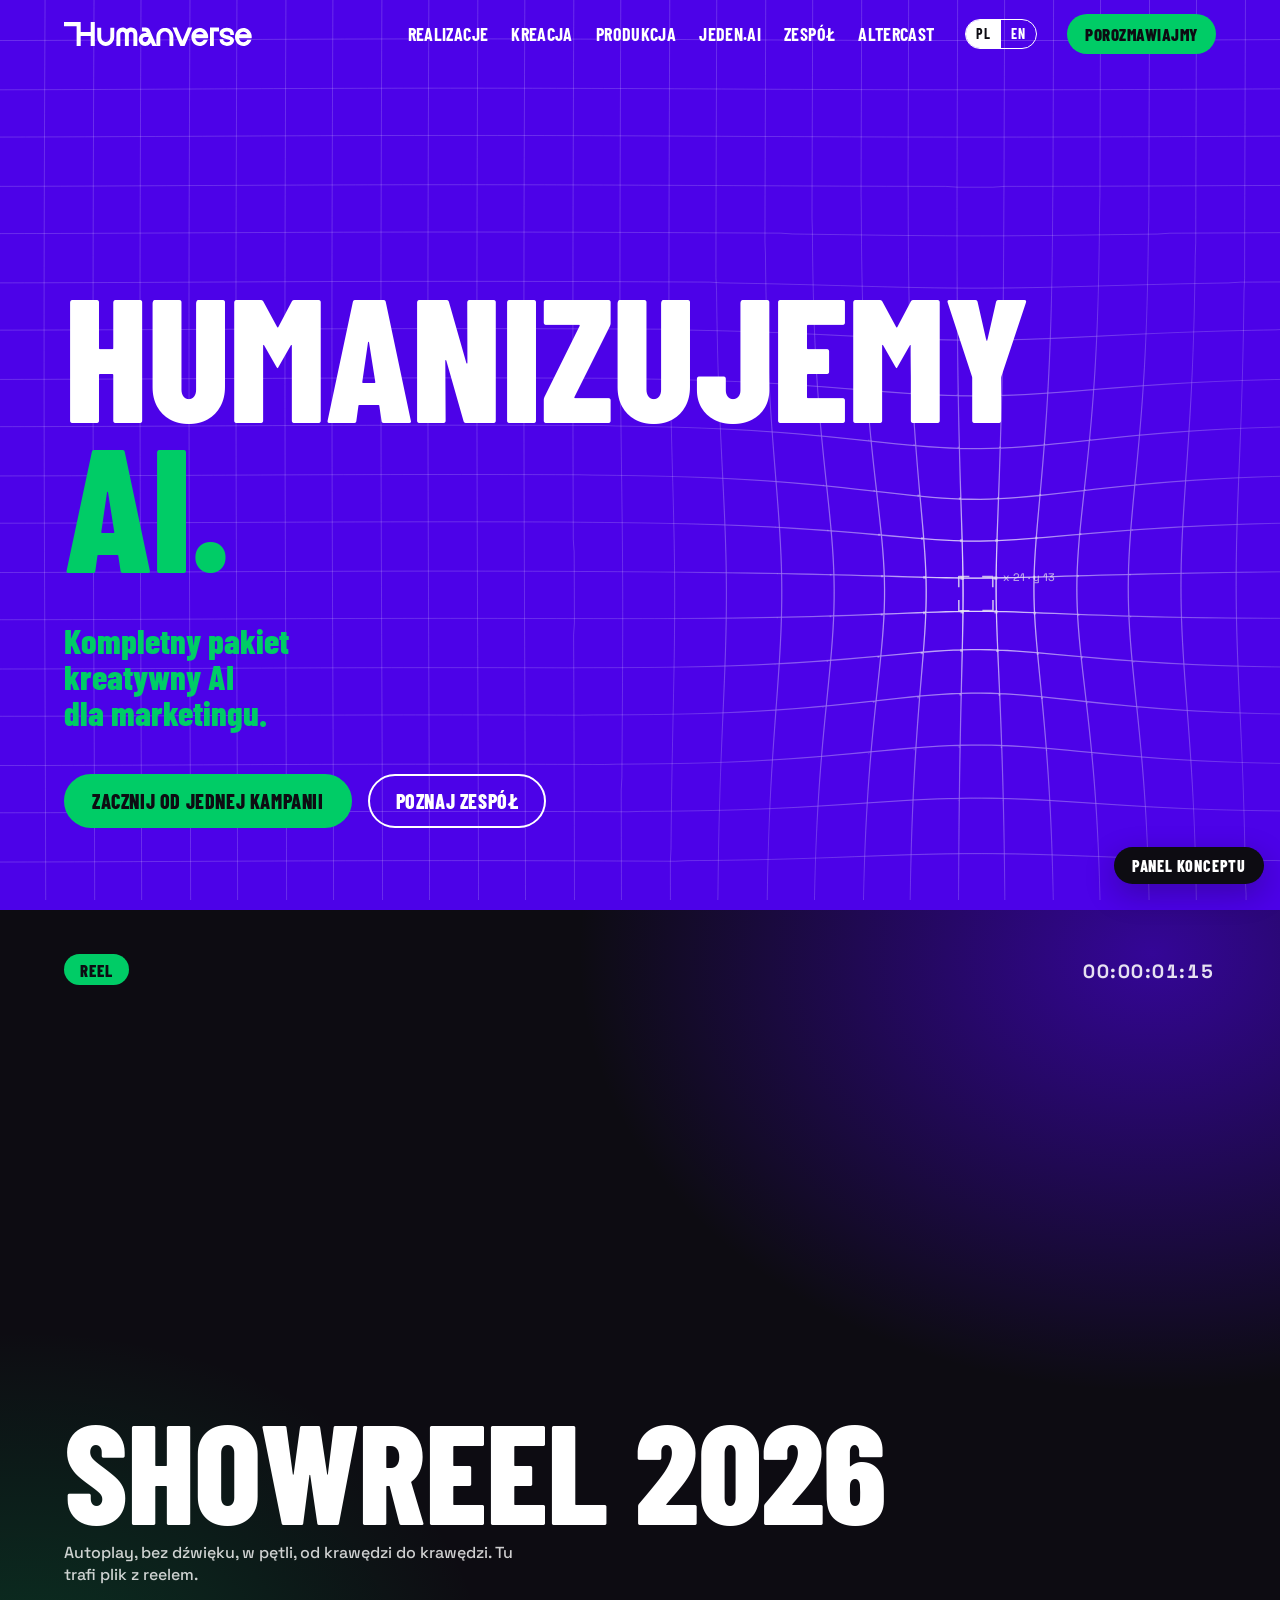
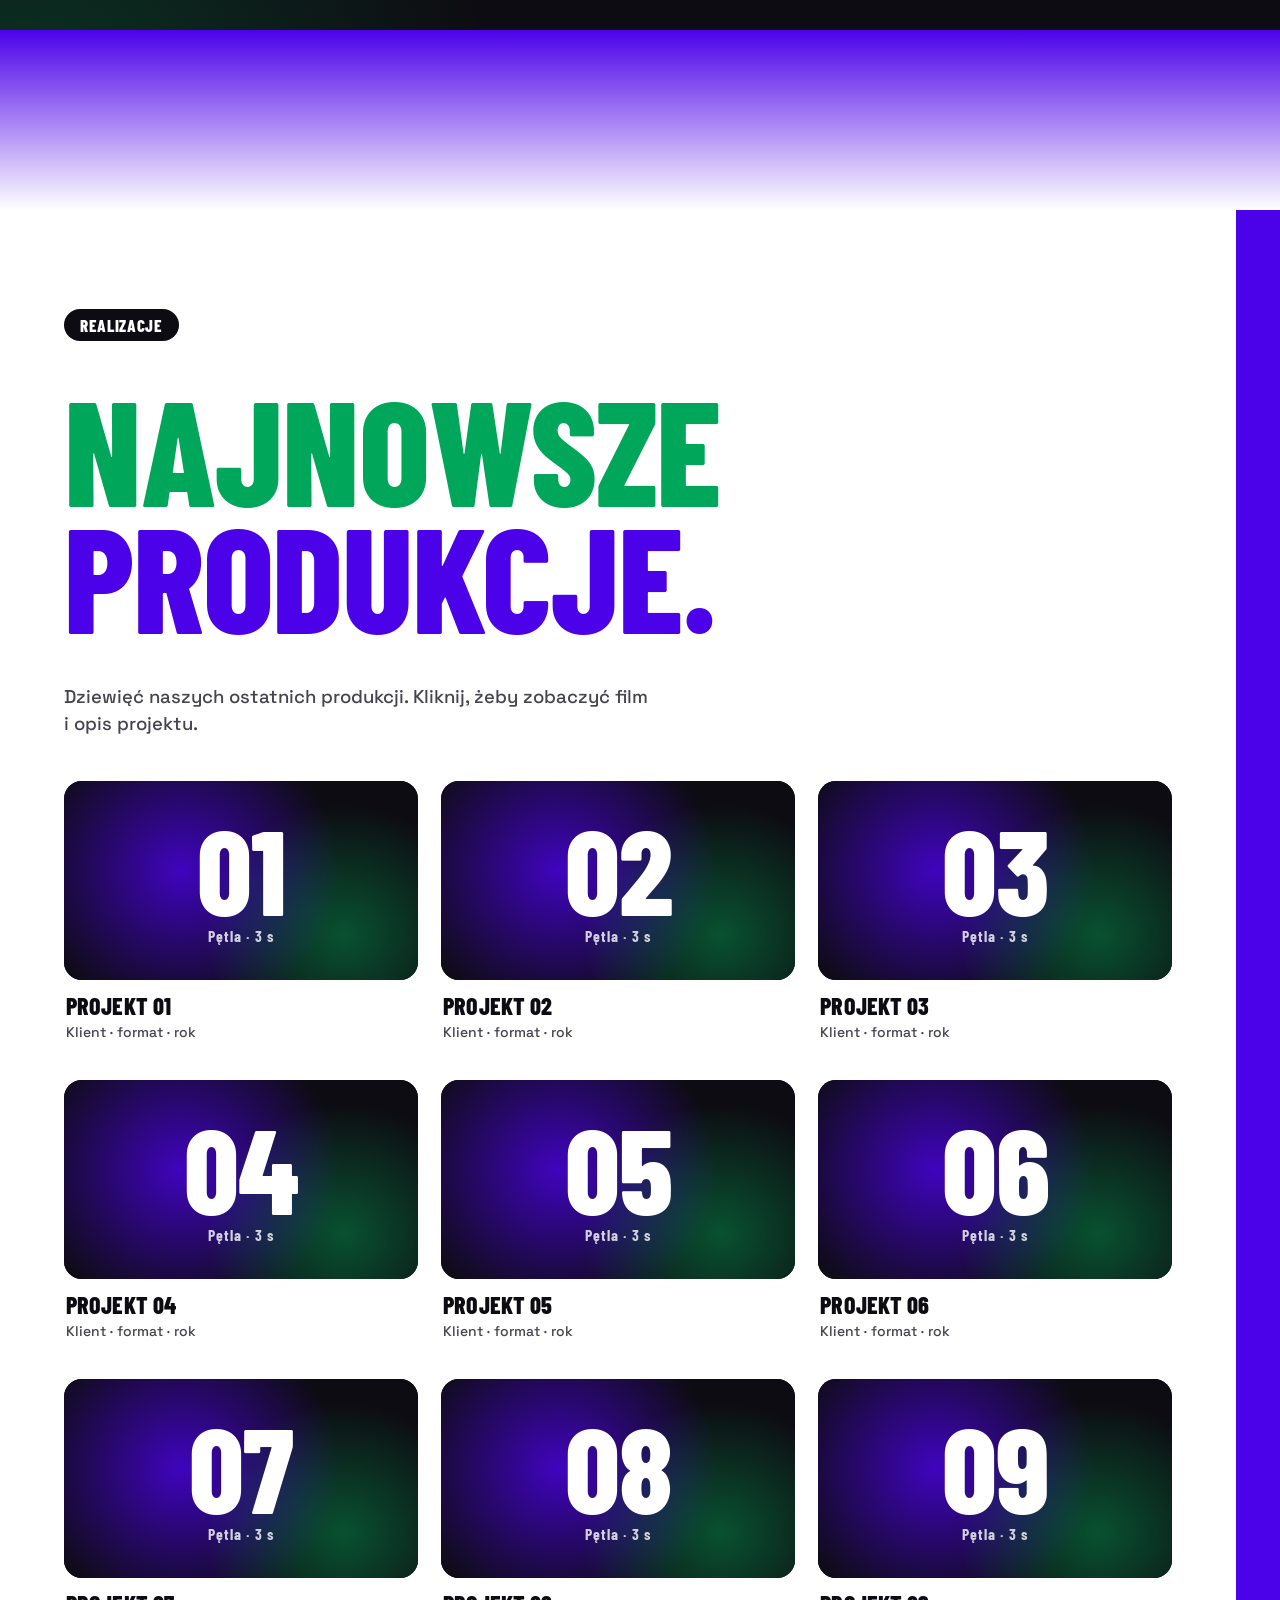
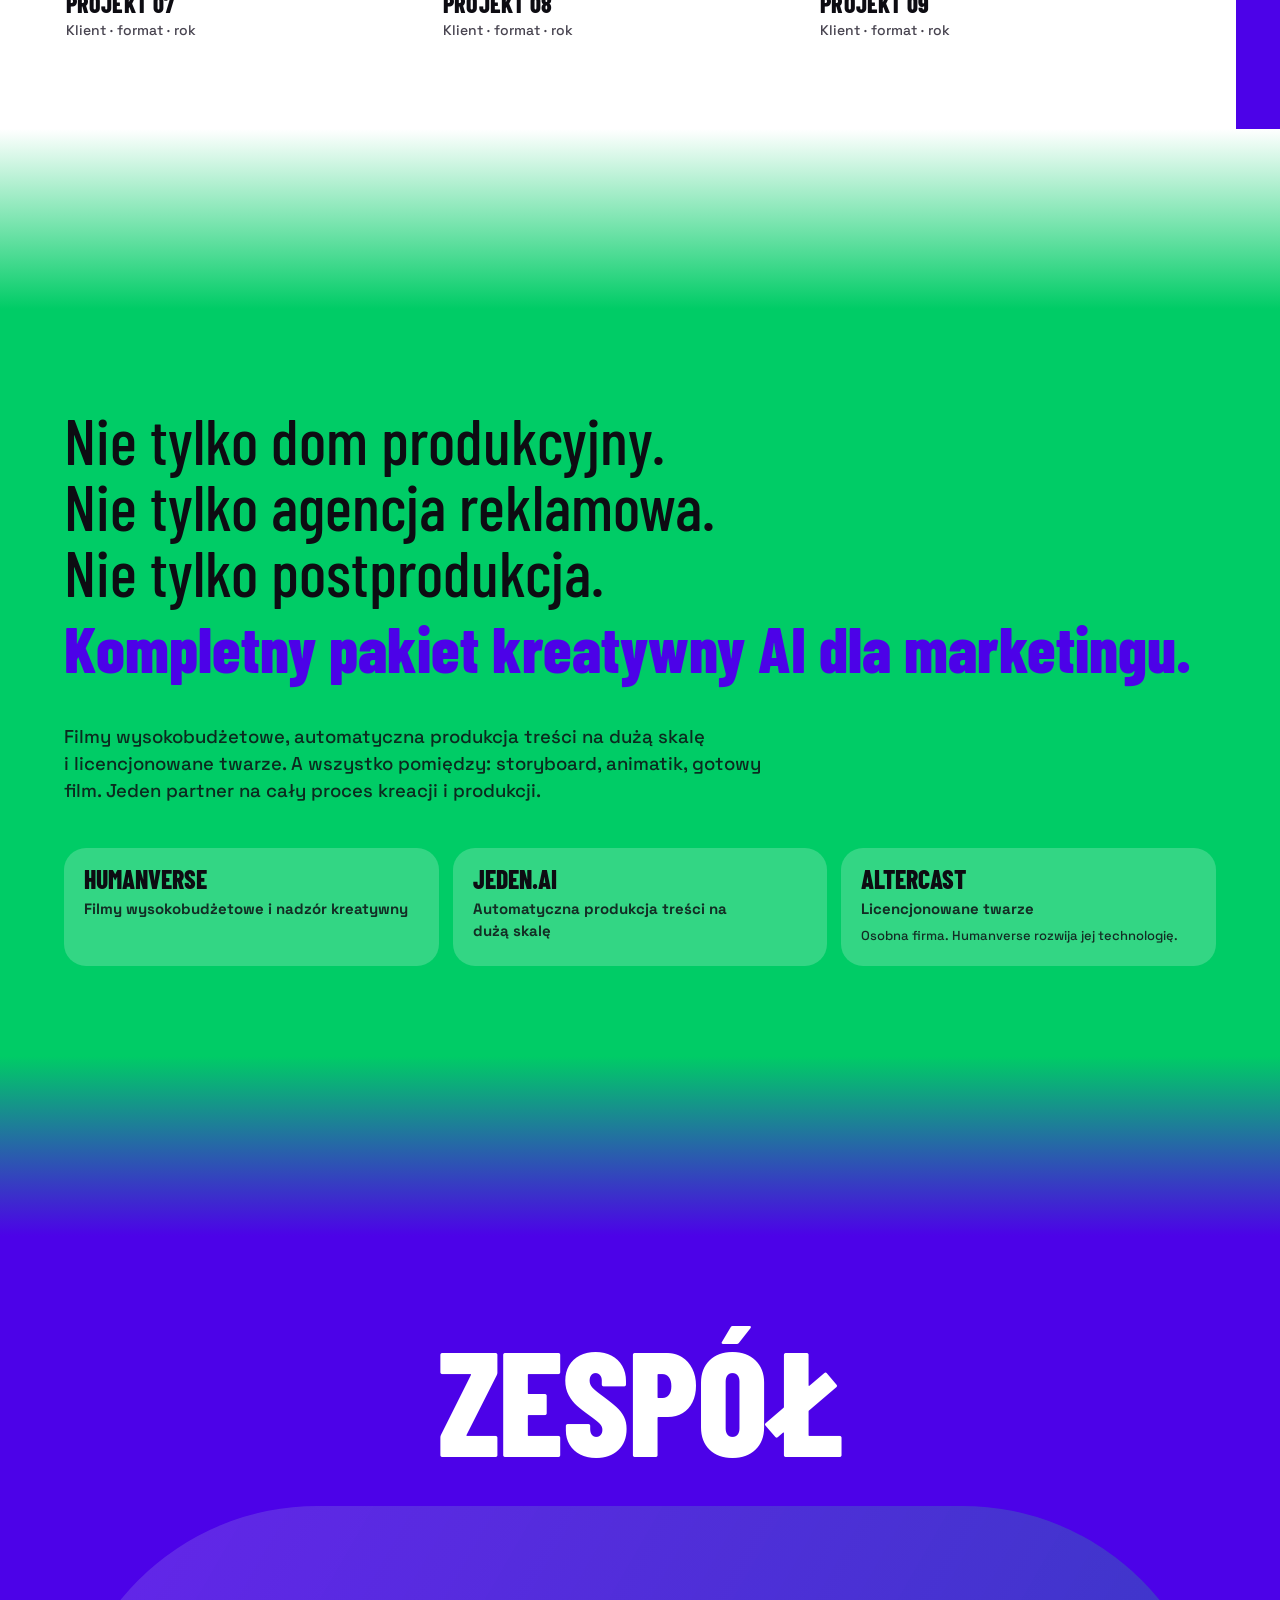
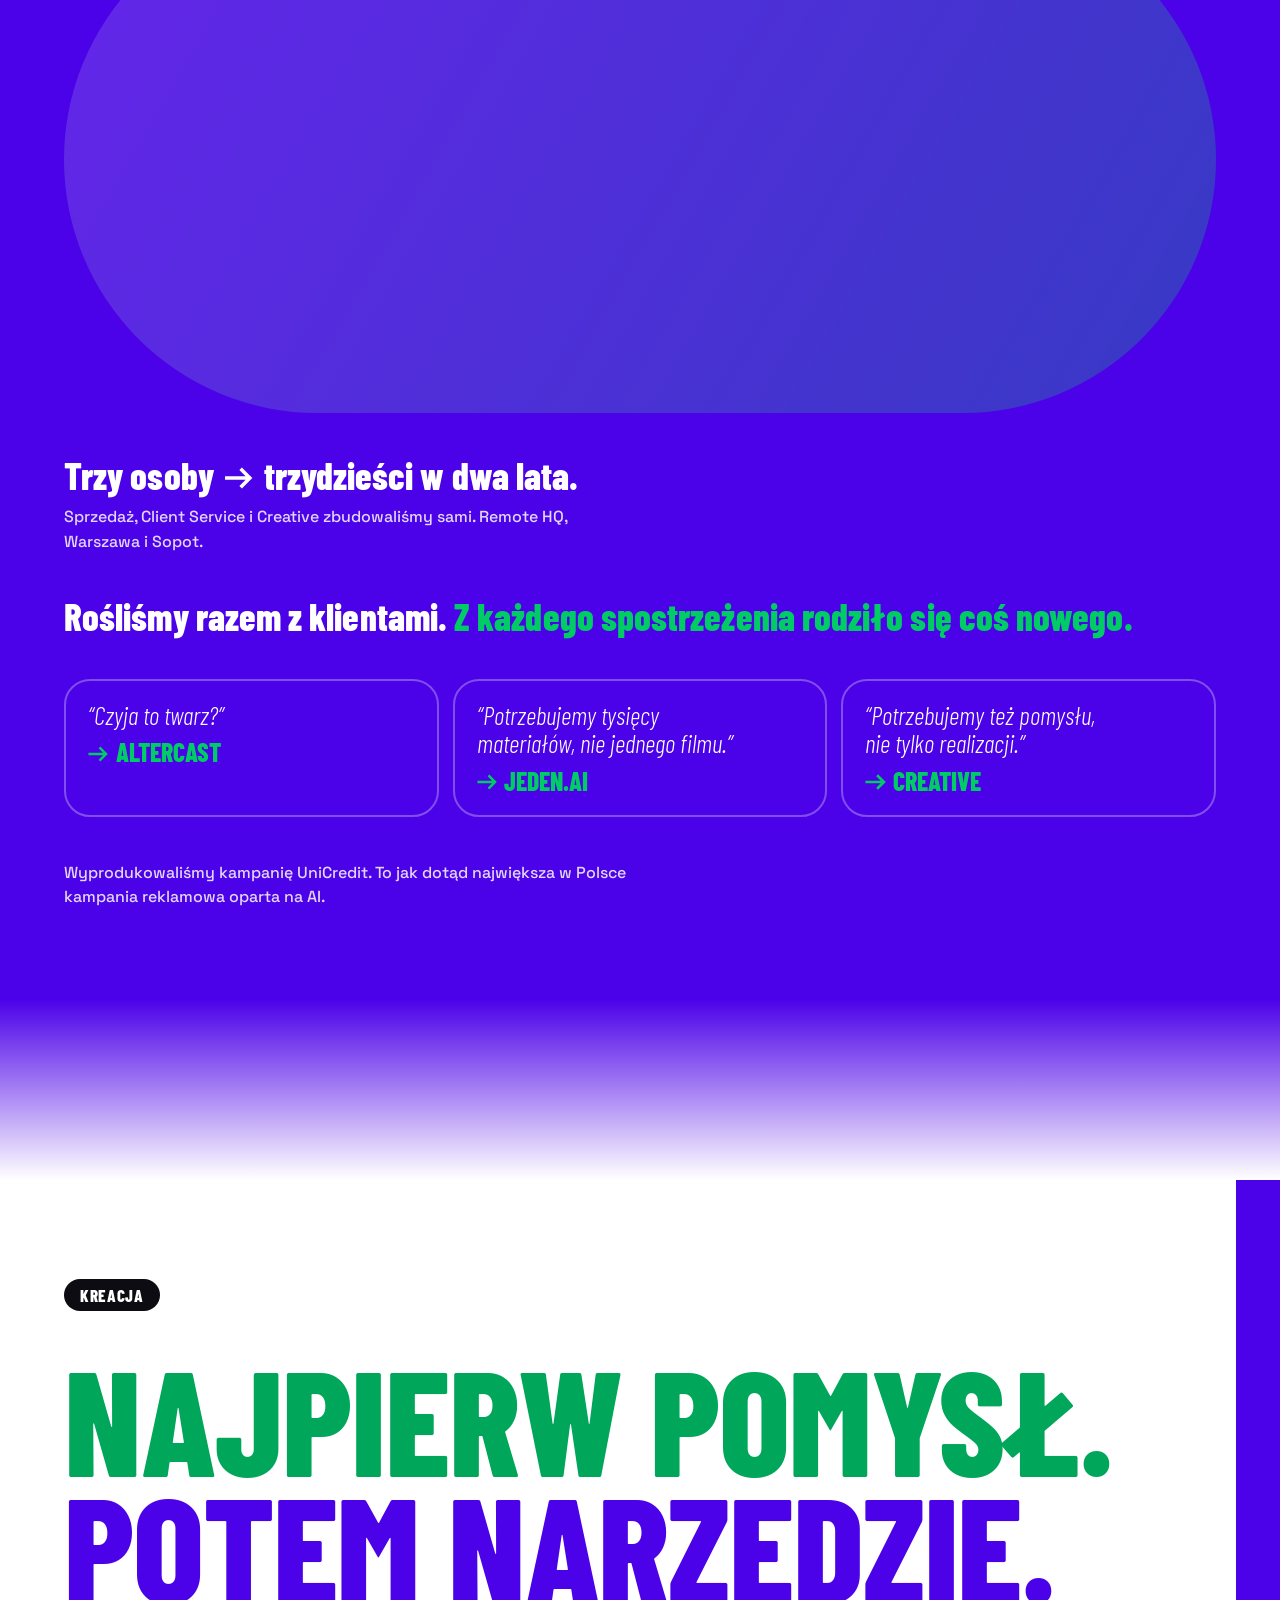
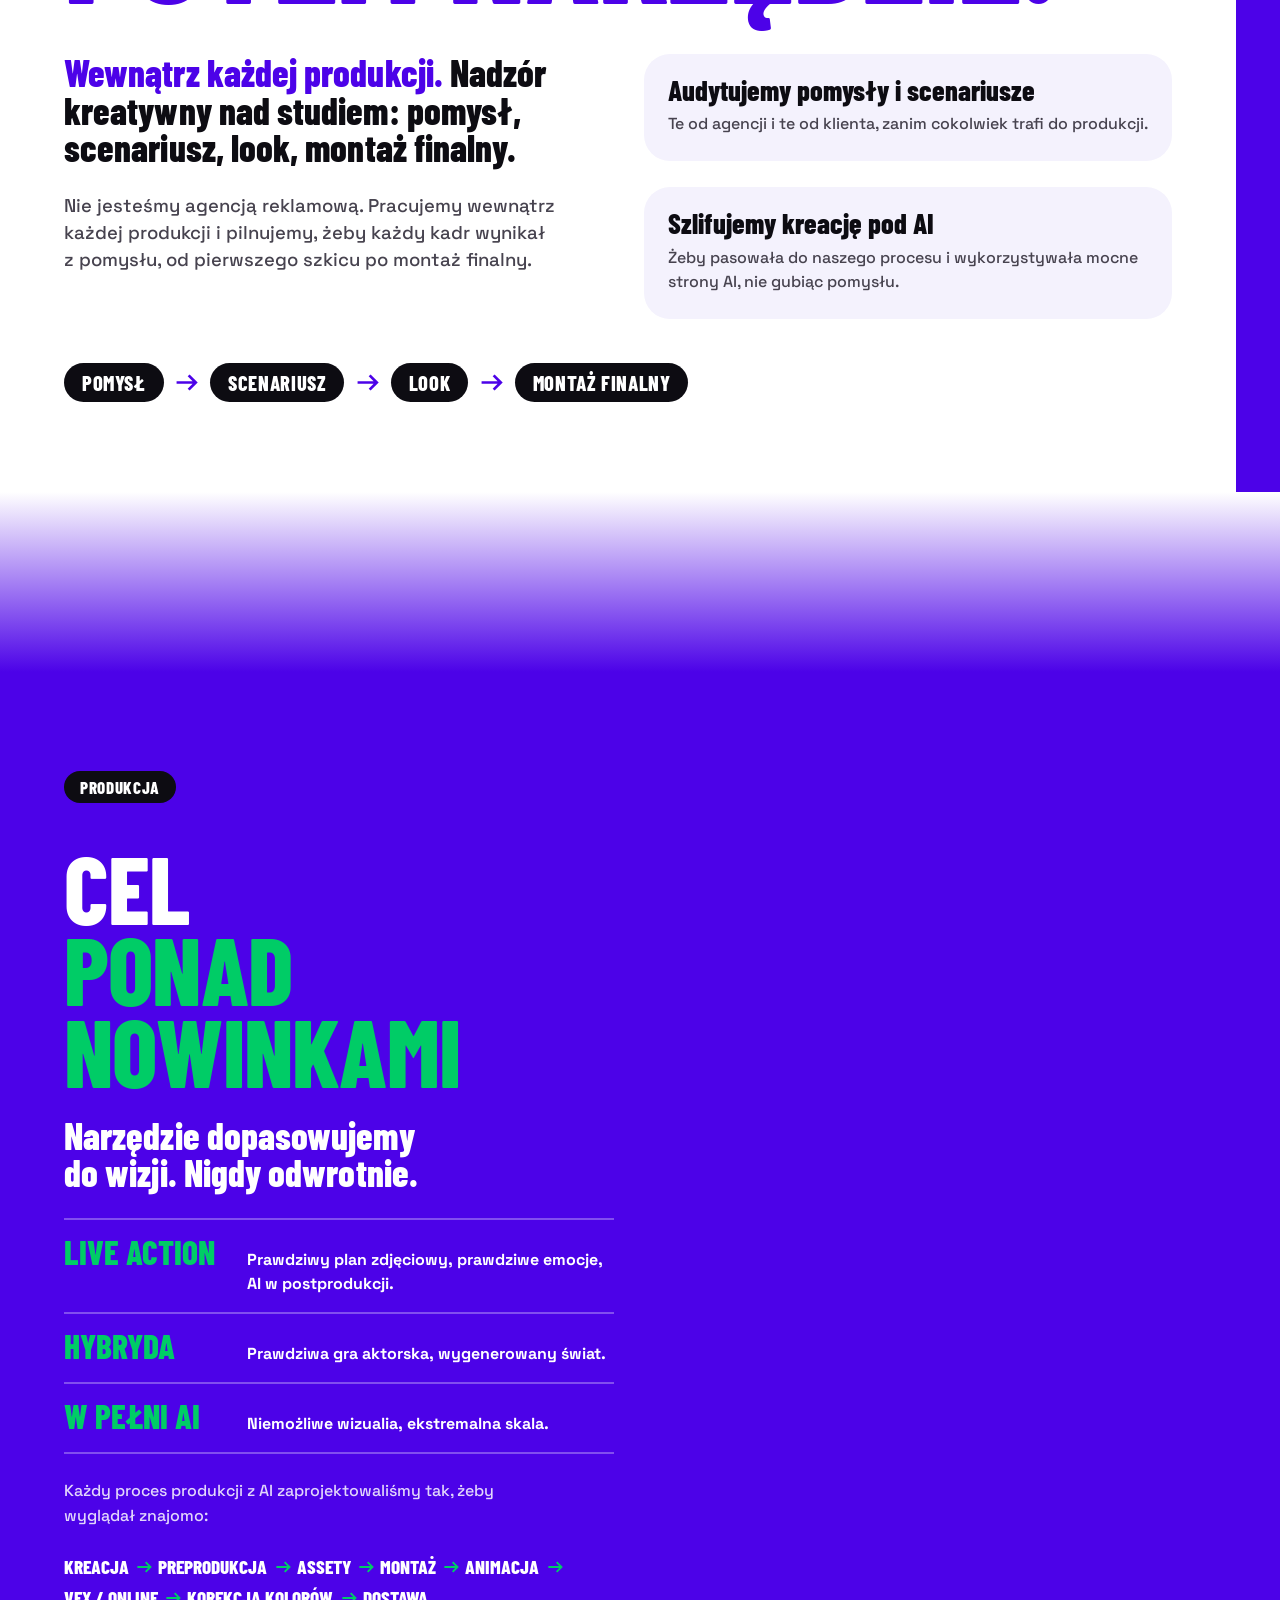
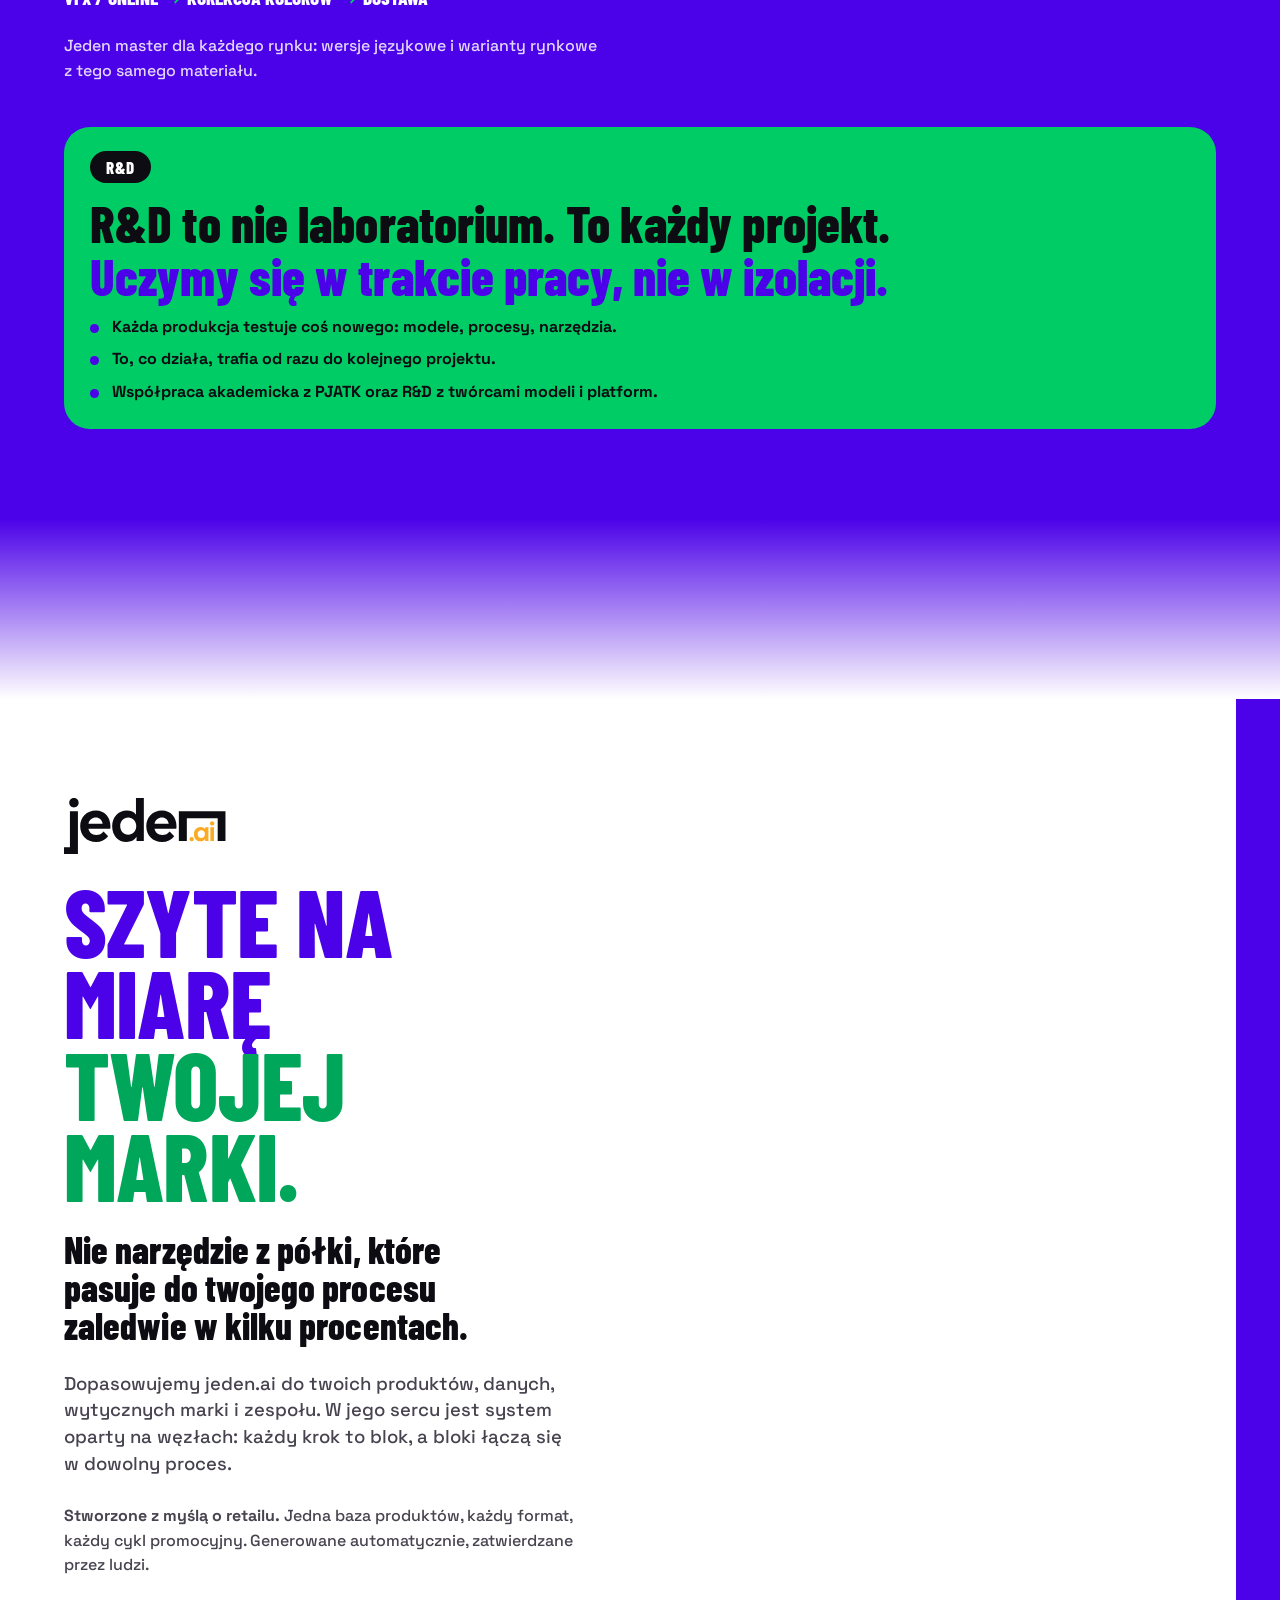
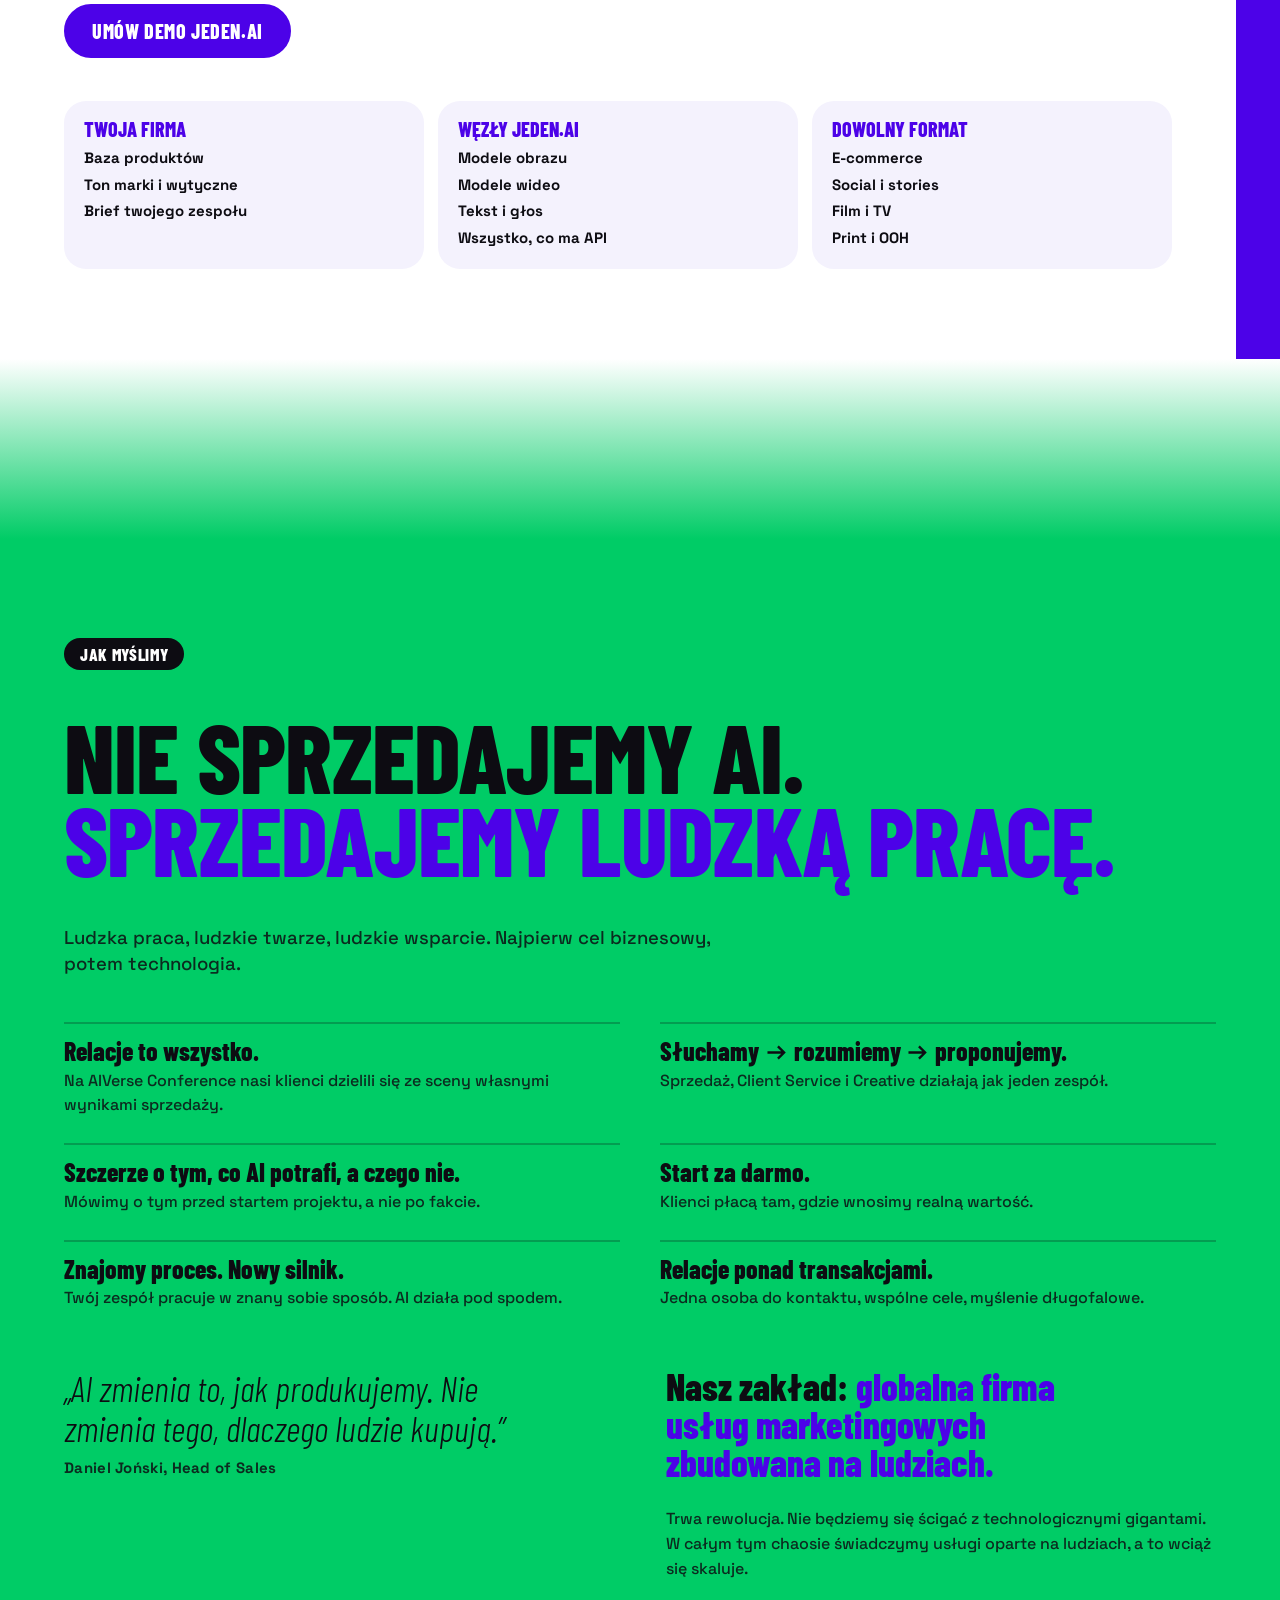
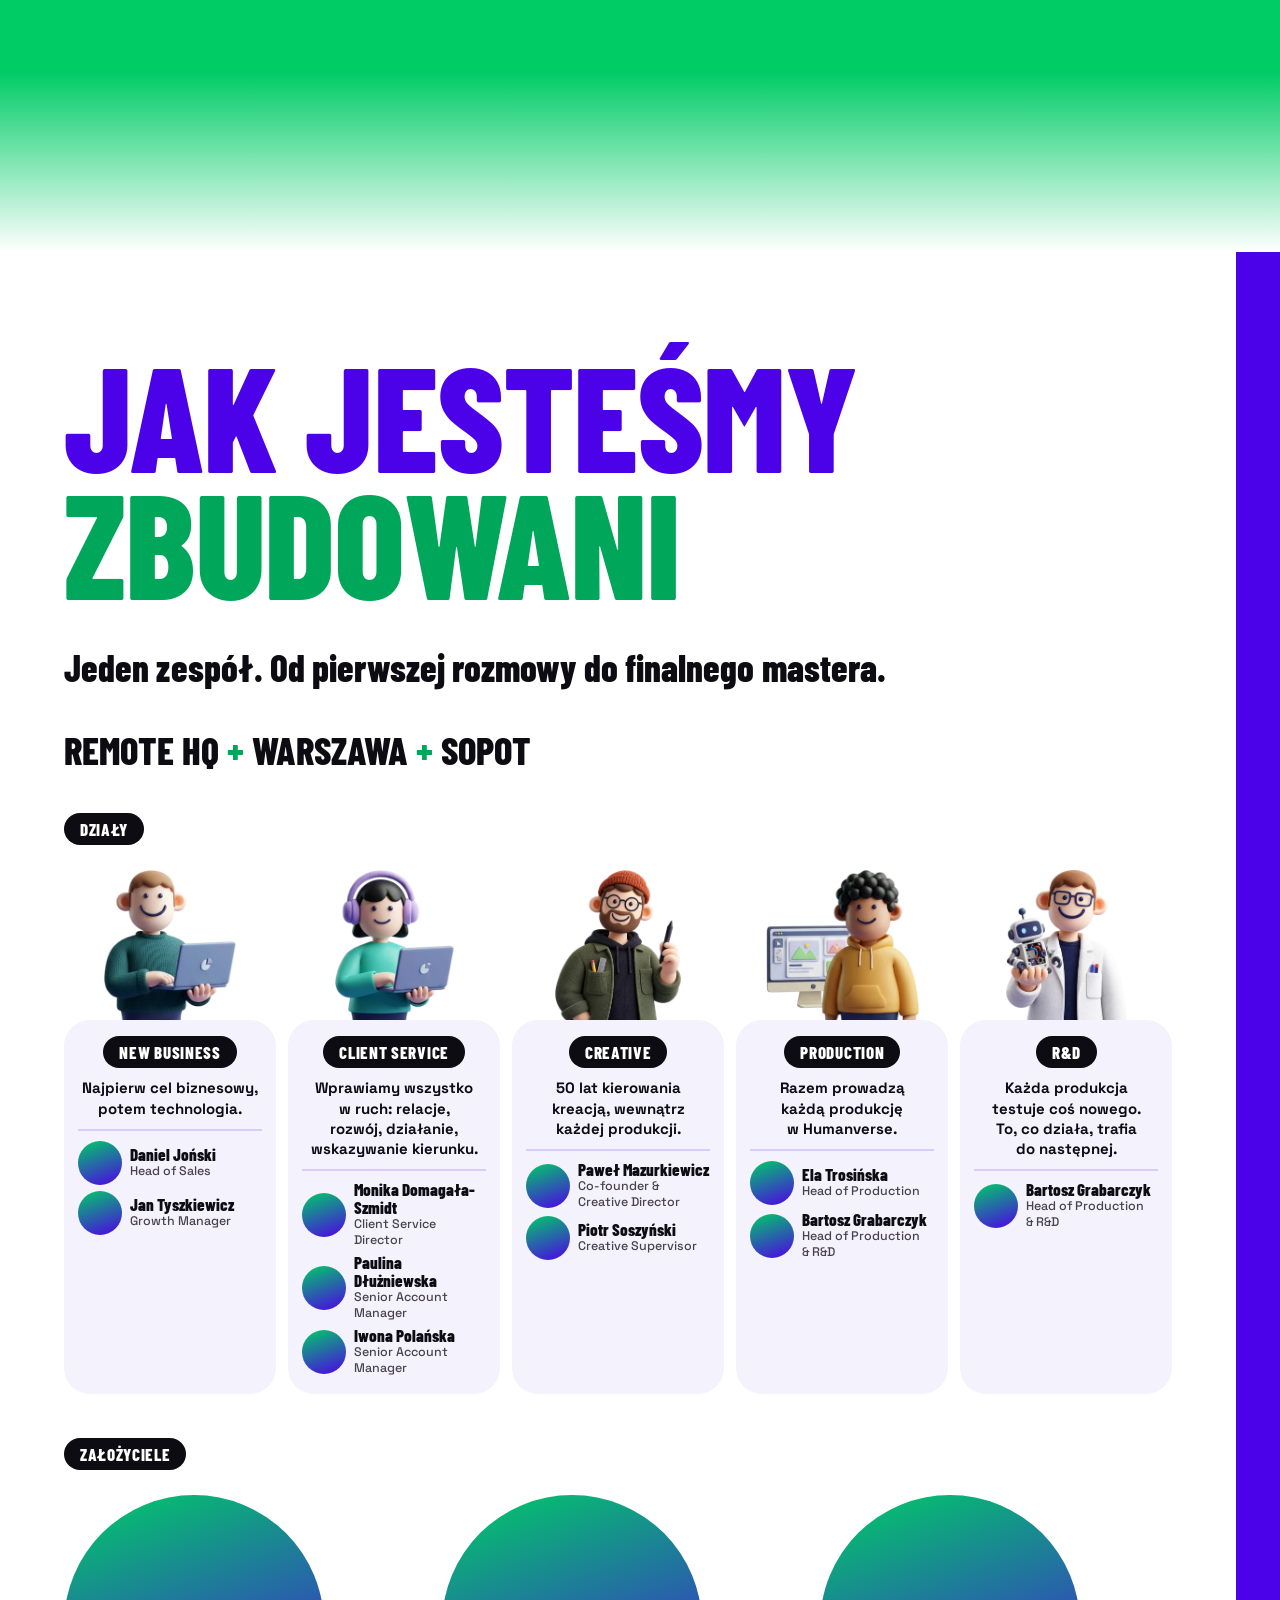
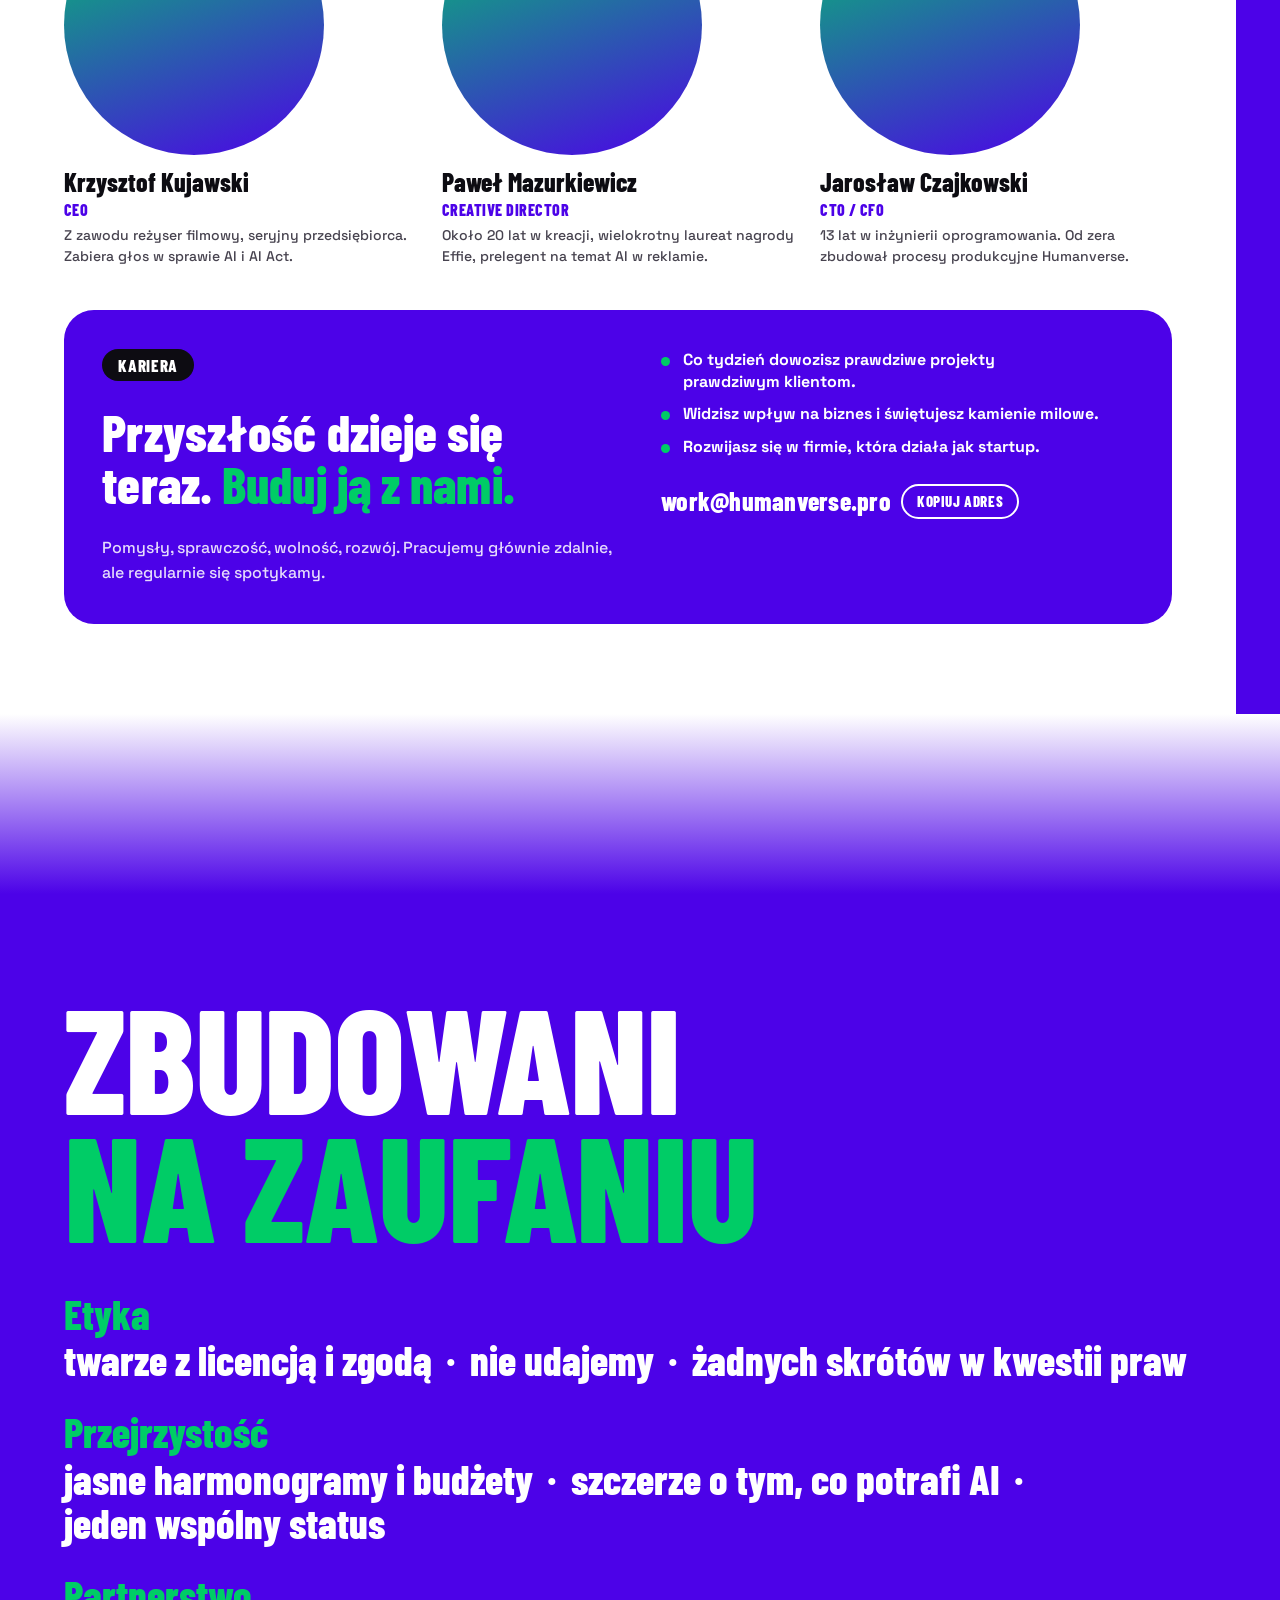
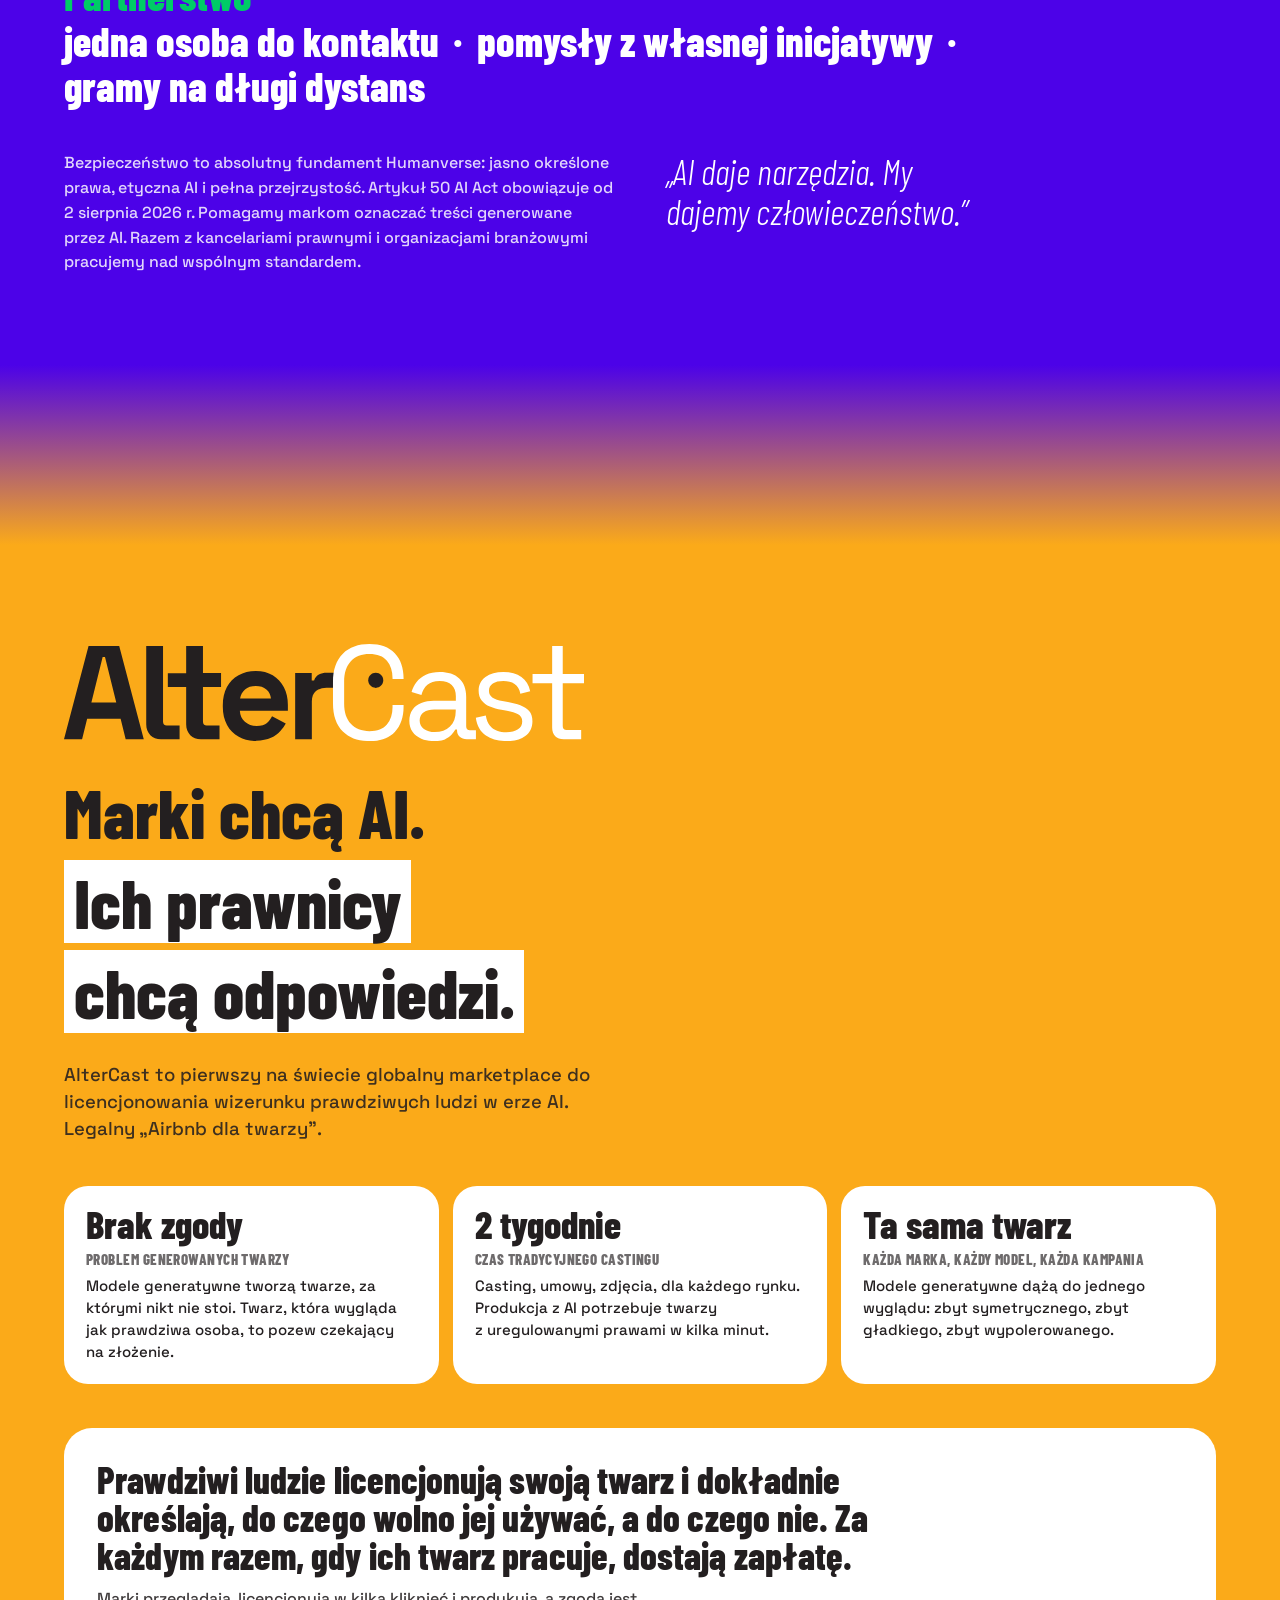
<file: prototype/index.html>
<!doctype html>
<html lang="pl">
<head>
<meta charset="utf-8">
<meta name="viewport" content="width=device-width, initial-scale=1, viewport-fit=cover">
<title>Humanverse v3</title>
<link rel="preconnect" href="https://fonts.googleapis.com">
<link rel="preconnect" href="https://fonts.gstatic.com" crossorigin>
<link rel="stylesheet" href="https://fonts.googleapis.com/css2?family=Barlow+Condensed:ital,wght@0,300;0,500;0,700;0,800;1,300&family=Space+Grotesk:wght@400;500;700&display=swap">
<style>
:root {
  /* Layout: full-bleed colour blocks like the Humanverse deck. A fixed grid canvas sits between each block's
     background and its copy; every block paints its own colour, so copy never changes colour under the reader.
     White blocks carry the deck's violet side rail with the rotated wordmark. */
  --c-violet: #4C02E8;
  --c-green: #00CC66;
  --c-green-ink: #00A659; /* green for TEXT on white blocks only (3.2:1 on white); backgrounds and buttons keep --c-green */
  --c-white: #FFFFFF;
  --c-yellow: #FBAA19;
  --black: #0D0C12;
  --ac-dark: #231F20;

  --font-head: "Barlow Condensed", "Arial Narrow", "Roboto Condensed", "Helvetica Neue", sans-serif;
  --font-body: "Space Grotesk", "Segoe UI", system-ui, sans-serif;

  --gutter: max(16px, 5vw);
  --rail: clamp(30px, 3.4vw, 60px);
  --measure: 1360px;
  --seam: 0px;

  /* scheme tokens; every section sets its own through an .s-* class */
  --bg: var(--c-violet);
  --fg: #FFFFFF;
  --fg-dim: rgba(255, 255, 255, 0.84);
  --a: #FFFFFF;
  --b: var(--c-green);
  --card: rgba(255, 255, 255, 0.08);
  --line: rgba(255, 255, 255, 0.3);
  --btn-bg: var(--c-green);
  --btn-fg: var(--black);
  --pill-bg: var(--black);
  --pill-fg: #FFFFFF;
  --mark: var(--c-green);

  --nav-fg: #FFFFFF;
  --nav-glass: rgba(76, 2, 232, 0.9);
  --nav-solid: var(--c-violet); /* opaque twin of --nav-glass: the phone menu panel */
  --nav-cta-bg: var(--c-green);
  --nav-cta-fg: var(--black);
  --wm: #FFFFFF;
  color-scheme: light;
}

.s-violet { --bg: var(--c-violet); --fg: #FFFFFF; --fg-dim: rgba(255, 255, 255, 0.84); --a: #FFFFFF; --b: var(--c-green); --card: rgba(255, 255, 255, 0.08); --line: rgba(255, 255, 255, 0.3); --btn-bg: var(--c-green); --btn-fg: var(--black); --pill-bg: var(--black); --pill-fg: #FFFFFF; --mark: var(--c-green); }
.s-green { --bg: var(--c-green); --fg: var(--black); --fg-dim: rgba(13, 12, 18, 0.84); --a: var(--black); --b: var(--c-violet); --card: rgba(255, 255, 255, 0.2); --line: rgba(13, 12, 18, 0.24); --btn-bg: var(--c-violet); --btn-fg: #FFFFFF; --pill-bg: var(--black); --pill-fg: #FFFFFF; --mark: var(--c-violet); }
.s-white { --bg: #FFFFFF; --fg: var(--black); --fg-dim: #47434F; --a: var(--c-green-ink); --b: var(--c-violet); --card: #F4F2FD; --line: rgba(76, 2, 232, 0.16); --btn-bg: var(--c-violet); --btn-fg: #FFFFFF; --pill-bg: var(--black); --pill-fg: #FFFFFF; --mark: var(--c-violet); }
.s-yellow { --bg: var(--c-yellow); --fg: var(--ac-dark); --fg-dim: rgba(35, 31, 32, 0.88); --a: var(--ac-dark); --b: #FFFFFF; --card: #FFFFFF; --line: rgba(35, 31, 32, 0.25); --btn-bg: var(--ac-dark); --btn-fg: #FFFFFF; --pill-bg: var(--ac-dark); --pill-fg: #FFFFFF; --mark: #FFFFFF; }

body[data-nav="green"] { --nav-fg: var(--black); --nav-glass: rgba(0, 204, 102, 0.92); --nav-solid: var(--c-green); --nav-cta-bg: var(--c-violet); --nav-cta-fg: #FFFFFF; --wm: var(--black); }
body[data-nav="white"] { --nav-fg: var(--black); --nav-glass: rgba(255, 255, 255, 0.92); --nav-solid: #FFFFFF; --nav-cta-bg: var(--c-violet); --nav-cta-fg: #FFFFFF; --wm: var(--c-violet); }
body[data-nav="yellow"] { --nav-fg: var(--ac-dark); --nav-glass: rgba(251, 170, 25, 0.94); --nav-solid: var(--c-yellow); --nav-cta-bg: var(--ac-dark); --nav-cta-fg: #FFFFFF; --wm: var(--ac-dark); }

[hidden] { display: none !important; }
html { scroll-behavior: smooth; }
body {
  margin: 0;
  background: var(--c-violet);
  color: var(--fg);
  font-family: var(--font-body);
  font-size: 17px;
  line-height: 1.5;
  -webkit-font-smoothing: antialiased;
  overflow-x: hidden;
}
#hv-grid { position: fixed; top: 0; left: 0; z-index: 1; display: block; pointer-events: none; }
a { color: inherit; }
:focus-visible { outline: 3px solid var(--mark); outline-offset: 3px; }
p, h1, h2, h3, ul, ol, figure, blockquote { margin: 0; }
ul, ol { padding: 0; list-style: none; }
/* line breaking: running text (p, .lead, .body, list items and the spans inside them) avoids one-word last lines;
   subheads balance; the hero h1 and the .mega headlines keep their hand-set two-tone lines */
body { text-wrap: pretty; }
h2, h3, .statement, .tagline, .quote, .quote p, .story q, .values b, .cards3 b, .pair h3, .dept .line { text-wrap: balance; }
.mega { text-wrap: wrap; }

/* ---------- navigation ---------- */
.nav {
  --nav-pad: var(--gutter);
  position: fixed; top: 0; left: 0; right: 0; z-index: 20;
  display: flex; align-items: center; gap: clamp(14px, 2.4vw, 32px);
  padding: calc(env(safe-area-inset-top, 0px) + 14px) var(--nav-pad) 14px;
  color: var(--nav-fg);
  transition: color 0.25s ease, background-color 0.25s ease;
}
.nav.scrolled { background: var(--nav-glass); -webkit-backdrop-filter: blur(10px); backdrop-filter: blur(10px); }
/* menu open: the bar and its panel read as one solid block in the colour of the section underneath */
.nav.menu-open { background: var(--nav-solid); -webkit-backdrop-filter: none; backdrop-filter: none; }
.nav :focus-visible { outline-color: var(--nav-fg); }
.brand { display: inline-flex; margin-right: auto; flex: none; }
.wordmark { height: 24px; width: auto; display: block; }
.wordmark { color: var(--wm); transition: color 0.25s ease; }
.nav-links { display: flex; gap: clamp(14px, 1.8vw, 26px); font: 700 18px/1 var(--font-head); letter-spacing: 0.02em; text-transform: uppercase; }
.nav-links a { text-decoration: none; }
.nav-links a:hover { text-decoration: underline; text-underline-offset: 6px; text-decoration-thickness: 2px; }
.lang { display: inline-flex; border: 1.5px solid currentColor; border-radius: 999px; overflow: hidden; flex: none; }
.lang button {
  font: 700 14px/1 var(--font-head); letter-spacing: 0.06em; color: inherit; background: transparent;
  border: 0; padding: 7px 10px; cursor: pointer;
}
.lang button[aria-pressed="true"] { background: var(--nav-fg); color: var(--nav-cta-fg); }
body[data-nav="green"] .lang button[aria-pressed="true"],
body[data-nav="white"] .lang button[aria-pressed="true"],
body[data-nav="yellow"] .lang button[aria-pressed="true"] { color: #FFFFFF; }
.nav-cta {
  display: inline-flex; align-items: center; min-height: 40px; padding: 0 18px; border-radius: 999px; flex: none;
  background: var(--nav-cta-bg); color: var(--nav-cta-fg); text-decoration: none;
  font: 800 17px/1 var(--font-head); letter-spacing: 0.03em; text-transform: uppercase;
  transition: background-color 0.25s ease, color 0.25s ease;
}
/* menu button: only shown below 900px, where the links move into a panel */
.nav-toggle {
  display: none; position: relative; flex: none; align-items: center; justify-content: center; gap: 9px;
  box-sizing: border-box; min-height: 36px; padding: 0 14px; border-radius: 999px;
  border: 1.5px solid currentColor; background: transparent; color: inherit; cursor: pointer;
  font: 800 15px/1 var(--font-head); letter-spacing: 0.06em; text-transform: uppercase;
}
.nav-toggle:focus-visible { outline: 3px solid var(--nav-fg); outline-offset: 2px; }
.nav-ico { position: relative; flex: none; width: 16px; height: 10px; }
.nav-ico::before, .nav-ico::after {
  content: ""; position: absolute; left: 0; right: 0; height: 2px; border-radius: 1px; background: currentColor;
  transition: top 0.2s ease, transform 0.2s ease;
}
.nav-ico::before { top: 1px; }
.nav-ico::after { top: 7px; }
.nav-toggle[aria-expanded="true"] .nav-ico::before { top: 4px; transform: rotate(45deg); }
.nav-toggle[aria-expanded="true"] .nav-ico::after { top: 4px; transform: rotate(-45deg); }

/* 900-1140px: all six links stay in the bar, just tighter; 900-1000px: tighter still, so links, language pill and CTA share one row */
@media (max-width: 1140px) {
  .nav { gap: 16px; }
  .nav-links { gap: 14px; font-size: 16px; }
  .nav-cta { padding: 0 14px; font-size: 16px; }
}
@media (max-width: 1000px) {
  .nav { gap: 12px; }
  .nav-links { gap: 10px; font-size: 15px; }
  .wordmark { height: 20px; }
}
/* below 900px: the links become a full-width panel under the bar, opened by the menu button */
@media (max-width: 899.98px) {
  .nav-toggle { display: inline-flex; }
  .nav-links {
    display: none; position: absolute; top: 100%; left: 0; right: 0; flex-direction: column; gap: 0;
    box-sizing: border-box; padding: 2px var(--nav-pad) 24px; max-height: calc(100vh - 72px); max-height: calc(100svh - 72px);
    overflow-y: auto; overscroll-behavior: contain;
    background: var(--nav-solid); color: var(--nav-fg);
    font: 800 clamp(36px, 9.5vw, 56px)/1 var(--font-head); letter-spacing: 0.01em;
    box-shadow: 0 24px 36px -24px rgba(13, 12, 18, 0.5);
    transition: background-color 0.25s ease, color 0.25s ease;
  }
  .nav.menu-open .nav-links { display: flex; }
  .nav-links a { display: block; padding: 0.3em 0 0.24em; border-top: 2px solid currentColor; border-top-color: color-mix(in srgb, currentColor 28%, transparent); }
  .nav-links a:first-child { border-top: 0; }
}
@media (max-width: 640px) {
  .nav { gap: 10px; }
  .wordmark { height: 19px; }
  .nav-cta { min-height: 34px; padding: 0 12px; font-size: 15px; }
  .lang button { padding: 6px 7px; font-size: 13px; }
  .nav-toggle { min-height: 34px; padding: 0 12px; font-size: 14px; }
}
/* phones: the menu button shrinks to its icon (its text stays for screen readers) and the bar scales fluidly between
   320px and ~445px wide, so logo, menu button, language pill and CTA always share one row inside the page gutters. */
@media (max-width: 520px) {
  .nav { gap: clamp(4px, calc(4px + (100vw - 320px) * 0.032), 8px); }
  .wordmark { height: clamp(12.5px, calc(12.5px + (100vw - 320px) * 0.052), 19px); }
  .nav-cta { padding: 0 clamp(7px, calc(7px + (100vw - 320px) * 0.04), 12px); font-size: clamp(12px, calc(12px + (100vw - 320px) * 0.024), 15px); }
  .lang button { padding: 6px clamp(4px, calc(4px + (100vw - 320px) * 0.024), 7px); font-size: clamp(11px, calc(11px + (100vw - 320px) * 0.016), 13px); }
  .nav-toggle { width: clamp(30px, calc(30px + (100vw - 320px) * 0.032), 34px); height: clamp(30px, calc(30px + (100vw - 320px) * 0.032), 34px); min-height: 0; padding: 0; gap: 0; }
  .nav-toggle-text { position: absolute; width: 1px; height: 1px; margin: -1px; padding: 0; border: 0; overflow: hidden; clip: rect(0 0 0 0); clip-path: inset(50%); white-space: nowrap; }
}

/* ---------- sections ---------- */
.scene {
  position: relative; box-sizing: border-box;
  min-height: 100vh; min-height: 100svh;
  padding: calc(var(--seam) + clamp(76px, 11vh, 132px)) var(--gutter) clamp(64px, 10vh, 120px);
  display: flex; flex-direction: column; justify-content: center;
  color: var(--fg);
  background: linear-gradient(to bottom, var(--prev-bg, var(--bg)) 0px, var(--bg) var(--seam));
}
.scene.s-white { padding-right: calc(var(--gutter) + var(--rail)); }
.wrap { position: relative; z-index: 2; width: 100%; max-width: var(--measure); margin-inline: auto; display: grid; gap: clamp(26px, 3.4vw, 46px); min-width: 0; }
.wrap > *, .col > * { min-width: 0; }
.col { display: grid; gap: clamp(18px, 2vw, 26px); align-content: start; }
.split { display: grid; grid-template-columns: minmax(0, 1fr) minmax(0, 1fr); gap: clamp(24px, 4vw, 64px); align-items: start; }
.split > .col:first-child { max-width: 640px; }
@media (max-width: 900px) { .split { grid-template-columns: 1fr; } }

.rail { position: absolute; z-index: 2; top: var(--seam); right: 0; bottom: 0; width: var(--rail); background: var(--c-violet); overflow: clip; }
.rail-mark { position: sticky; top: calc(50vh - 80px); height: 160px; display: grid; place-items: center; }
.rail-mark svg { width: 150px; height: auto; transform: rotate(90deg); }
@media (max-width: 700px) { :root { --rail: 10px; } .rail-mark { display: none; } }

/* ---------- type ---------- */
.mega {
  font-family: var(--font-head); font-weight: 800; text-transform: uppercase;
  font-size: clamp(60px, 11.6vw, 216px); line-height: 0.86; letter-spacing: -0.008em;
  color: var(--a); overflow-wrap: anywhere;
}
.mega .b, .statement .b { color: var(--b); }
.mega .a, .statement .a { color: var(--a); }
.mega span { display: block; }
.hero .mega { font-size: clamp(64px, 13.6vw, 252px); }
.split .mega { font-size: clamp(54px, 7.4vw, 140px); }
.mega.long { font-size: clamp(48px, 7.6vw, 150px); }
@media (max-width: 480px) {
  /* phones: size the headlines to the column, so the longest word / line fits instead of breaking mid-word.
     overflow-wrap: anywhere on .mega stays as the safety net. */
  .hero .mega { font-size: 14.6vw; }   /* HUMANIZUJEMY */
  .mega.long { font-size: 11.2vw; }    /* NIE SPRZEDAJEMY AI. on one line from 360 to 480px */
}
.statement { font-family: var(--font-head); font-weight: 800; font-size: clamp(30px, 4vw, 66px); line-height: 1.02; letter-spacing: 0.002em; }
.statement.sm { font-size: clamp(26px, 2.9vw, 46px); }
.lead { font-weight: 500; font-size: clamp(18px, 1.45vw, 23px); line-height: 1.45; color: var(--fg-dim); max-width: 60ch; }
.body { font-weight: 500; font-size: clamp(16px, 1.15vw, 18px); line-height: 1.55; color: var(--fg-dim); max-width: 62ch; }
.quote { font-family: var(--font-head); font-weight: 300; font-style: italic; font-size: clamp(26px, 2.8vw, 46px); line-height: 1.12; }
.quote cite { display: block; margin-top: 10px; font: 700 15px/1.3 var(--font-body); font-style: normal; letter-spacing: 0.02em; color: var(--fg-dim); }
.kicker {
  display: inline-flex; align-self: start; justify-self: start; align-items: center; gap: 8px;
  background: var(--pill-bg); color: var(--pill-fg); border-radius: 999px; padding: 8px 16px 7px;
  font: 800 17px/1 var(--font-head); letter-spacing: 0.04em; text-transform: uppercase;
}
.hl { color: var(--mark); }
.s-white .hl { color: var(--c-violet); }

/* arrows: "→" and "↗" fall back to a hairline system glyph next to bold condensed type. The character stays in the text
   (copy/paste, screen readers) but is pushed out of its box; the arrow itself is drawn in currentColor with a mask. */
.arr, .chain li:not(:last-child)::after {
  display: inline-block; flex: none; width: 0.8em; height: 0.62em; vertical-align: 0.02em; background: currentColor;
  -webkit-mask: url("data:image/svg+xml,%3Csvg xmlns='http://www.w3.org/2000/svg' viewBox='0 0 80 62'%3E%3Cpath d='M2 31H71M46 5L72 31L46 57' fill='none' stroke='%23000' stroke-width='10'/%3E%3C/svg%3E") center / contain no-repeat;
  mask: url("data:image/svg+xml,%3Csvg xmlns='http://www.w3.org/2000/svg' viewBox='0 0 80 62'%3E%3Cpath d='M2 31H71M46 5L72 31L46 57' fill='none' stroke='%23000' stroke-width='10'/%3E%3C/svg%3E") center / contain no-repeat;
}
.arr { margin: 0 0.08em; overflow: hidden; text-indent: 200%; white-space: nowrap; }
/* keeps a word and the arrow after it on one line (Chrome would break before an inline-block even after a no-break space) */
.nb { white-space: nowrap; }
.arr.ne { width: 0.95em; height: 0.74em; margin: 0 0.2em 0 0.3em; transform: rotate(-45deg); }

/* bullet lists like the deck: bold copy with a coloured dot */
.dots { display: grid; gap: 10px; }
.dots li { position: relative; padding-left: 22px; font-weight: 700; font-size: clamp(16px, 1.2vw, 19px); line-height: 1.4; }
.dots li::before { content: ""; position: absolute; left: 0; top: 0.5em; width: 9px; height: 9px; border-radius: 50%; background: var(--mark); }

.btn {
  display: inline-flex; align-items: center; gap: 10px; min-height: 54px; padding: 0 26px; box-sizing: border-box;
  border-radius: 999px; border: 2px solid currentColor; background: transparent; color: var(--fg);
  font: 800 20px/1 var(--font-head); letter-spacing: 0.03em; text-transform: uppercase; text-decoration: none; cursor: pointer;
  transition: transform 0.2s ease;
}
.btn:hover { transform: translateY(-2px); }
.btn.primary { background: var(--btn-bg); border-color: var(--btn-bg); color: var(--btn-fg); }
.ctas { display: flex; flex-wrap: wrap; gap: 12px 16px; align-items: center; }

/* ---------- hero ---------- */
/* the reel closes the hero: no padding under it, and it steps out of the section gutters to run edge to edge */
.hero { justify-content: flex-end; min-height: 94vh; min-height: 94svh; padding-bottom: 0; }
.tagline { font: 800 clamp(24px, 2.7vw, 46px)/1.05 var(--font-head); color: var(--c-green); max-width: 22ch; }
.reel {
  position: relative; z-index: 2; box-sizing: border-box; flex: none;
  width: calc(100% + var(--gutter) * 2); margin: clamp(44px, 6.4vw, 104px) 0 0 calc(var(--gutter) * -1);
  aspect-ratio: 16 / 9; overflow: hidden; background: var(--black);
}
.reel-video { position: absolute; inset: 0; display: block; width: 100%; height: 100%; object-fit: cover; background: var(--black); }
/* no player: where a browser would draw its own start button over a video that cannot autoplay (iOS low-power mode), hide it */
.reel-video::-webkit-media-controls, .reel-video::-webkit-media-controls-start-playback-button,
.work-loop::-webkit-media-controls, .work-loop::-webkit-media-controls-start-playback-button { display: none !important; -webkit-appearance: none; }
/* placeholder until the reel file exists: a dark panel with a running timecode (25 fps, driven by work.js) */
.reel-slate {
  --pad: clamp(16px, 3.4vw, 56px);
  position: absolute; inset: 0; box-sizing: border-box; overflow: hidden;
  display: grid; grid-template-rows: auto 1fr auto auto; justify-items: start; row-gap: clamp(6px, 1vw, 14px);
  padding: var(--pad) max(var(--gutter), var(--pad));
  color: #FFFFFF;
  background:
    radial-gradient(70% 95% at 90% 6%, rgba(76, 2, 232, 0.62), transparent 64%),
    radial-gradient(55% 75% at 2% 108%, rgba(0, 204, 102, 0.2), transparent 66%),
    var(--black);
}
.reel-video ~ .reel-slate { display: none; }
.reel.no-video .reel-video { display: none; }
.reel.no-video .reel-slate { display: grid; }
.reel-pill {
  grid-row: 1; display: inline-flex; align-items: center; padding: 8px 16px 7px; border-radius: 999px;
  background: var(--c-green); color: var(--black);
  font: 800 clamp(14px, 1.3vw, 18px)/1 var(--font-head); letter-spacing: 0.06em; text-transform: uppercase;
}
.reel-t { grid-row: 3; font: 800 min(200px, max(11vw, min(13.4vw, 64px)))/0.86 var(--font-head); letter-spacing: -0.008em; text-transform: uppercase; color: #FFFFFF; }
.reel-note { grid-row: 4; max-width: 46ch; font: 500 clamp(13px, 1.25vw, 19px)/1.4 var(--font-body); color: rgba(255, 255, 255, 0.8); }
@media (max-width: 480px) { .reel-note { font-size: clamp(11.5px, 3.4vw, 13px); } }
.reel-tc {
  position: absolute; top: var(--pad); right: max(var(--gutter), var(--pad));
  display: inline-flex; align-items: center; min-height: 1.9em; padding: 0 0.1em;
  font: 700 clamp(13px, 1.5vw, 22px)/1 var(--font-body); font-variant-numeric: tabular-nums; letter-spacing: 0.08em; color: rgba(255, 255, 255, 0.88);
}

/* ---------- work: nine tiles that open an overlay ---------- */
.work-grid { display: grid; grid-template-columns: repeat(3, minmax(0, 1fr)); gap: clamp(26px, 3vw, 44px) clamp(14px, 1.8vw, 28px); }
.work-item { min-width: 0; }
/* 420-759px: two columns, the first tile spans both (1 + 4 rows, no orphan); under 420px a single column */
@media (max-width: 759.98px) {
  .work-grid { grid-template-columns: repeat(2, minmax(0, 1fr)); }
  .work-item:first-child { grid-column: 1 / -1; }
}
@media (max-width: 419.98px) { .work-grid { grid-template-columns: minmax(0, 1fr); } }
/* the whole tile is the button */
.work-tile {
  display: block; width: 100%; margin: 0; padding: 0; border: 0; border-radius: 18px; background: none;
  color: inherit; font: inherit; text-align: left; cursor: pointer; -webkit-tap-highlight-color: transparent;
}
.work-tile:focus-visible { outline: 3px solid var(--c-violet); outline-offset: 6px; }
.work-media {
  position: relative; display: block; aspect-ratio: 16 / 9; border-radius: 18px; overflow: hidden; isolation: isolate;
  background: var(--black); container-type: inline-size;
}
.work-loop, .work-slate { transition: transform 0.7s cubic-bezier(0.2, 0.7, 0.2, 1); }
.work-loop { position: absolute; inset: 0; display: block; width: 100%; height: 100%; object-fit: cover; }
.work-tile:hover .work-loop, .work-tile:focus-visible .work-loop,
.work-tile:hover .work-slate, .work-tile:focus-visible .work-slate { transform: scale(1.045); }
.work-cap { display: grid; gap: 4px; padding: 14px 2px 0; }
.work-title { display: block; font: 800 24px/1.02 var(--font-head); letter-spacing: 0.005em; text-transform: uppercase; color: var(--fg); transition: color 0.2s ease; }
.work-sub { display: block; font: 500 14px/1.35 var(--font-body); color: var(--fg-dim); }
.work-tile:hover .work-title, .work-tile:focus-visible .work-title { color: var(--c-violet); }

/* placeholder until a loop exists: the project number on a dark panel with a slow drift of brand colour */
.work-slate {
  position: absolute; inset: 0; display: grid; place-content: center; justify-items: center; gap: 0.5em;
  overflow: hidden; color: #FFFFFF; background: var(--black);
}
.work-slate::before, .work-slate::after { content: ""; position: absolute; border-radius: 50%; pointer-events: none; }
.work-slate::before {
  left: -12%; top: -30%; width: 90%; height: 150%;
  background: radial-gradient(closest-side, rgba(76, 2, 232, 0.8), rgba(76, 2, 232, 0));
  animation: slate-a 15s ease-in-out infinite alternate;
}
.work-slate::after {
  right: -18%; bottom: -42%; width: 78%; height: 130%;
  background: radial-gradient(closest-side, rgba(0, 204, 102, 0.36), rgba(0, 204, 102, 0));
  animation: slate-b 19s ease-in-out infinite alternate;
}
.work-item:nth-child(3n + 2) .work-slate::before { animation-delay: -5s; }
.work-item:nth-child(3n + 2) .work-slate::after { animation-delay: -9s; }
.work-item:nth-child(3n) .work-slate::before { animation-delay: -10s; }
.work-item:nth-child(3n) .work-slate::after { animation-delay: -4s; }
@keyframes slate-a { from { transform: translate(-6%, -6%) scale(1); } to { transform: translate(34%, 12%) scale(1.18); } }
@keyframes slate-b { from { transform: translate(8%, 6%) scale(1.08); } to { transform: translate(-40%, -16%) scale(0.86); } }
html.motion-off .work-slate::before, html.motion-off .work-slate::after { animation-play-state: paused; }
.work-slate b { position: relative; z-index: 1; font: 800 96px/0.84 var(--font-head); font-size: 34cqw; letter-spacing: -0.01em; }
.work-slate small { position: relative; z-index: 1; font: 700 14px/1 var(--font-head); font-size: clamp(14px, 4.4cqw, 26px); letter-spacing: 0.06em; color: rgba(255, 255, 255, 0.8); }

/* overlay: a black rounded frame, the film at 80% of the page width, then a big subtitle and the description */
.work-dialog {
  box-sizing: border-box; width: 100%; height: 100%; max-width: none; max-height: none; margin: 0; padding: 0; border: 0;
  background: transparent; color: #FFFFFF; overflow: hidden;
}
.work-dialog[open] { display: grid; place-items: center; }
.work-dialog::backdrop { background: rgba(13, 12, 18, 0.72); -webkit-backdrop-filter: blur(6px); backdrop-filter: blur(6px); }
.wd-frame {
  box-sizing: border-box; position: relative; width: 80vw; max-height: 92vh; max-height: 92dvh; overflow-y: auto; overscroll-behavior: contain;
  --wd-pad: clamp(16px, 2.4vw, 32px); padding: var(--wd-pad); border-radius: 28px; background: var(--black); color: #FFFFFF;
  scrollbar-width: thin; scrollbar-color: rgba(255, 255, 255, 0.3) transparent;
}
@media (max-width: 600px) { .wd-frame { width: calc(100vw - 32px); border-radius: 22px; } }
/* sticky and pulled over the media's corner, so the close button stays in reach while the text scrolls */
.wd-close {
  position: sticky; top: 12px; z-index: 3; display: grid; place-items: center; width: 44px; height: 44px; box-sizing: border-box;
  margin: 12px 12px -56px auto; padding: 0; border-radius: 50%; cursor: pointer;
  border: 2px solid rgba(255, 255, 255, 0.6); background: rgba(13, 12, 18, 0.72); color: #FFFFFF;
  -webkit-backdrop-filter: blur(4px); backdrop-filter: blur(4px);
  transition: background-color 0.2s ease, color 0.2s ease, border-color 0.2s ease;
}
.wd-close svg { width: 20px; height: 20px; display: block; }
.wd-close:hover { background: #FFFFFF; border-color: #FFFFFF; color: var(--black); }
.wd-close:focus-visible { outline: 3px solid var(--c-green); outline-offset: 3px; }
/* full width of the frame; on a short window it narrows (still 16:9) so the film and the title below it stay in view */
.wd-media { position: relative; width: min(100%, calc((92vh - var(--wd-pad) * 2 - 180px) * 16 / 9)); width: min(100%, calc((92dvh - var(--wd-pad) * 2 - 180px) * 16 / 9)); aspect-ratio: 16 / 9; border-radius: 16px; overflow: hidden; isolation: isolate; background: #000000; container-type: inline-size; }
.wd-media > video, .wd-media > img { position: absolute; inset: 0; display: block; width: 100%; height: 100%; object-fit: cover; }
.wd-media > video[controls] { object-fit: contain; }
.wd-title { margin: clamp(18px, 2.4vw, 32px) 0 0; font: 800 clamp(36px, 4.6vw, 72px)/0.95 var(--font-head); text-transform: uppercase; color: #FFFFFF; text-wrap: balance; overflow-wrap: anywhere; }
.wd-sub { margin: 10px 0 0; font: 700 20px/1.2 var(--font-head); letter-spacing: 0.04em; text-transform: uppercase; color: var(--c-green); }
.wd-desc { margin: 18px 0 0; max-width: 70ch; font: 400 17px/1.55 var(--font-body); color: rgba(255, 255, 255, 0.8); }
.wd-sub:empty, .wd-desc:empty { display: none; }

/* positioning */
.nots { display: grid; gap: 2px; }
.nots span { display: block; font: 500 clamp(30px, 5vw, 84px)/1 var(--font-head); color: var(--fg); }
.nots span.b { font-weight: 800; color: var(--b); margin-top: 10px; }
.trio { display: grid; grid-template-columns: repeat(3, minmax(0, 1fr)); gap: 14px; }
.trio > div { display: grid; gap: 6px; align-content: start; padding: 18px 20px 20px; background: var(--card); border-radius: 22px; }
.trio .k { font: 800 clamp(22px, 2vw, 32px)/1 var(--font-head); text-transform: uppercase; color: var(--fg); }
.trio .v { font-weight: 700; color: var(--fg-dim); font-size: 15px; }
.trio .partner { font-weight: 500; font-size: 13px; color: var(--fg-dim); }
@media (max-width: 760px) { .trio { grid-template-columns: 1fr; } }

/* team photo */
.team-figure { position: relative; }
.team-figure img { display: block; width: 100%; height: auto; aspect-ratio: 2.27 / 1; object-fit: cover; border-radius: 999px; background: rgba(255, 255, 255, 0.12); }
/* build without photos (public repo): keep the stadium shape as a placeholder */
.team-figure:empty { aspect-ratio: 2.27 / 1; border-radius: 999px; background: linear-gradient(120deg, rgba(255, 255, 255, 0.14), rgba(0, 204, 102, 0.28)); }
.team-cap { display: flex; flex-wrap: wrap; justify-content: space-between; gap: 10px 24px; align-items: baseline; }
.story { display: grid; grid-template-columns: repeat(3, minmax(0, 1fr)); gap: 14px; }
.story > div { display: grid; gap: 10px; align-content: start; padding: 20px 22px 22px; border: 2px solid var(--line); border-radius: 26px; }
.story q { font: 300 italic clamp(22px, 2vw, 32px)/1.1 var(--font-head); quotes: "\201C" "\201D"; }
.story .to .arr { margin-left: 0; }
.story .to { font: 800 clamp(22px, 2vw, 32px)/1 var(--font-head); color: var(--mark); text-transform: uppercase; }
@media (max-width: 860px) { .story { grid-template-columns: 1fr; } }

/* creative */
.stages { display: flex; flex-wrap: wrap; gap: 10px; align-items: center; }
.stages > span { background: var(--pill-bg); color: var(--pill-fg); border-radius: 999px; padding: 10px 18px 9px; font: 800 clamp(18px, 1.6vw, 24px)/1 var(--font-head); text-transform: uppercase; letter-spacing: 0.03em; }
.stages > span.arrow { background: none; color: var(--c-violet); padding: 0 2px; }
.stages .arr { width: 1.1em; height: 0.85em; margin: 0; vertical-align: -0.06em; }
.pair { display: grid; gap: 8px; padding: 22px 24px 24px; border-radius: 26px; background: var(--card); }
.pair h3 { font: 800 clamp(24px, 2.2vw, 34px)/1.02 var(--font-head); }

/* production */
.paths { display: grid; border-top: 2px solid var(--line); }
.paths li { display: grid; grid-template-columns: minmax(0, 15ch) minmax(0, 1fr); gap: 18px; align-items: baseline; padding: 16px 0; border-bottom: 2px solid var(--line); }
.paths b { font: 800 clamp(26px, 2.6vw, 42px)/1 var(--font-head); text-transform: uppercase; color: var(--mark); }
.paths span { font-weight: 700; font-size: clamp(16px, 1.2vw, 19px); }
.chain { display: flex; flex-wrap: wrap; gap: 8px 6px; align-items: center; font: 800 clamp(18px, 1.5vw, 24px)/1.2 var(--font-head); text-transform: uppercase; }
.chain li:not(:last-child)::after { content: ""; margin-left: 8px; color: var(--mark); }
.rnd { display: grid; gap: 14px; padding: 24px 26px 26px; border-radius: 26px; background: var(--c-green); color: var(--black); }
.rnd .statement { color: var(--black); }
.rnd .statement .b { color: var(--c-violet); } /* no white text on green: same pairing as the green sections' headlines */
.rnd .dots li::before { background: var(--c-violet); }

/* jeden.ai */
.brand-logo { height: clamp(40px, 4.4vw, 64px); width: auto; display: block; }
.flow3 { display: grid; grid-template-columns: repeat(3, minmax(0, 1fr)); gap: 14px; }
.flow3 > div { display: grid; gap: 8px; align-content: start; padding: 18px 20px 20px; border-radius: 22px; background: var(--card); }
.flow3 .k { font: 800 20px/1 var(--font-head); text-transform: uppercase; color: var(--c-violet); }
.flow3 ul { display: grid; gap: 4px; font-weight: 700; font-size: 15px; }
@media (max-width: 760px) { .flow3 { grid-template-columns: 1fr; } }

/* how we think / trust */
.values { display: grid; grid-template-columns: repeat(2, minmax(0, 1fr)); gap: 12px 40px; }
.values li { display: grid; gap: 4px; align-content: start; padding: 14px 0; border-top: 2px solid var(--line); }
.values b { font: 800 clamp(22px, 2vw, 30px)/1.05 var(--font-head); }
.values li > span { font-weight: 500; font-size: 16px; color: var(--fg-dim); }
@media (max-width: 760px) { .values { grid-template-columns: 1fr; } }
/* trust lines: the label on its own line, then the phrases. Each phrase is unbreakable (.ph) and carries its own
   separator, so no line starts with a dot and no phrase is left with one orphaned word. */
.trust-lines { display: grid; gap: clamp(16px, 2.2vw, 28px); }
.trust-lines .tl { display: grid; gap: 2px; }
.trust-lines .hl { display: block; color: var(--c-green); font: 800 clamp(24px, 3.2vw, 52px)/1.08 var(--font-head); }
.trust-lines p { display: flex; flex-wrap: wrap; column-gap: 0.34em; font: 800 clamp(24px, 3.2vw, 52px)/1.08 var(--font-head); }
.trust-lines .ph { white-space: nowrap; }
.trust-lines .ph:not(:last-child)::after { content: "·"; content: "·" / ""; margin-left: 0.34em; } /* decorative: empty alt text keeps it out of screen readers */

/* how we're built (team) */
.founders { display: grid; grid-template-columns: repeat(3, minmax(0, 1fr)); gap: clamp(14px, 2vw, 28px); }
.person { display: grid; gap: 6px; align-content: start; }
.person .ph { width: 100%; max-width: 260px; aspect-ratio: 1 / 1; border-radius: 50%; overflow: hidden; background: linear-gradient(160deg, var(--c-green), var(--c-violet)); }
.person .ph img { width: 100%; height: 100%; object-fit: cover; display: block; transform: scale(1.03); }
.person .nm { font: 800 clamp(22px, 2vw, 32px)/1 var(--font-head); margin-top: 8px; }
.person .rl { font: 800 16px/1.1 var(--font-head); text-transform: uppercase; letter-spacing: 0.03em; color: var(--c-violet); }
.person .bio { font-weight: 500; font-size: 14px; color: var(--fg-dim); }
@media (max-width: 760px) { .founders { grid-template-columns: repeat(3, minmax(0, 1fr)); gap: 10px; } .person .bio { display: none; } .person .nm { font-size: 18px; } .person .rl { font-size: 13px; } }
/* Each character stands BEHIND its card: the 3D figure is cut flat at the waist, and that cut sits exactly on the card's top
   edge (the card is opaque and the figure is not tucked under it). The card's top margin reserves the figure's height, so
   cards still align in their rows. The figure box keeps clear of the card's rounded corners, so the cut always lands on the
   straight part of the edge. */
.depts { --char-h: 150px; --dept-r: 26px; display: grid; grid-template-columns: repeat(5, minmax(0, 1fr)); gap: 24px 12px; }
.dept { position: relative; margin-top: var(--char-h); display: grid; gap: 10px; align-content: start; padding: 16px 14px 18px; border-radius: var(--dept-r); background: var(--card); }
.dept .char {
  position: absolute; left: 0; right: 0; bottom: 100%; height: var(--char-h); box-sizing: border-box; padding: 0 var(--dept-r);
  display: flex; justify-content: center; align-items: flex-end; pointer-events: none;
}
.dept .char img { display: block; height: 100%; width: auto; max-width: 100%; object-fit: contain; object-position: center bottom; }
.dept .kicker { justify-self: center; }
.dept .line { font-weight: 700; font-size: 15px; line-height: 1.35; text-align: center; }
.dept .people { display: grid; gap: 6px; border-top: 2px solid var(--line); padding-top: 10px; }
.dept .people li { display: grid; grid-template-columns: 44px minmax(0, 1fr); gap: 8px; align-items: center; }
.dept .people .av { width: 44px; height: 44px; aspect-ratio: 1 / 1; border-radius: 50%; overflow: hidden; background: linear-gradient(160deg, var(--c-green), var(--c-violet)); }
.dept .people .av img { width: 100%; height: 100%; object-fit: cover; object-position: center 30%; display: block; transform: scale(1.04); }
.dept .people b { display: block; font: 800 17px/1.05 var(--font-head); }
.dept .people small { display: block; font-weight: 500; font-size: 12.5px; color: var(--fg-dim); line-height: 1.25; }
@media (max-width: 1180px) { .depts { grid-template-columns: repeat(3, minmax(0, 1fr)); } }
@media (max-width: 760px) { .depts { grid-template-columns: repeat(2, minmax(0, 1fr)); } }
@media (max-width: 460px) { .depts { grid-template-columns: 1fr; } }
@media (max-width: 600px) { .depts { --char-h: 130px; } }
.places { font: 800 clamp(26px, 3vw, 48px)/1 var(--font-head); text-transform: uppercase; }
.places .b { color: var(--c-green-ink); }
.careers { display: grid; grid-template-columns: minmax(0, 1.1fr) minmax(0, 1fr); gap: clamp(20px, 3vw, 40px); padding: clamp(22px, 3vw, 40px); border-radius: 30px; background: var(--c-violet); color: #FFFFFF; }
.careers .statement .b { color: var(--c-green); }
.careers .dots li::before { background: var(--c-green); }
.mail { display: inline-flex; flex-wrap: wrap; align-items: center; gap: 10px; }
.mail code { font: 800 clamp(22px, 2vw, 30px)/1 var(--font-head); user-select: all; letter-spacing: 0.01em; }
.mail button { font: 800 15px/1 var(--font-head); text-transform: uppercase; letter-spacing: 0.04em; border-radius: 999px; border: 2px solid currentColor; background: transparent; color: inherit; padding: 8px 14px; cursor: pointer; }
@media (max-width: 860px) { .careers { grid-template-columns: 1fr; } }

/* AlterCast */
.ac-logo { width: min(520px, 100%); height: auto; display: block; }
.ac-head { font: 800 clamp(36px, 5.4vw, 90px)/1.3 var(--font-head); }
/* white on the yellow was 1.9:1: dark text on a white band instead. The line-height (1.3 > the font's 1.2em content box)
   keeps the bands of consecutive lines apart; clone repeats the padding on every line. */
.ac-head .b { color: var(--ac-dark); background: #FFFFFF; padding: 0 0.14em; -webkit-box-decoration-break: clone; box-decoration-break: clone; }
/* each card spans the same three rows (title, kicker, text) of the grid, so the rows line up across cards */
.cards3 { display: grid; grid-template-columns: repeat(3, minmax(0, 1fr)); column-gap: 14px; row-gap: 8px; }
.cards3 > div { display: grid; grid-template-rows: subgrid; grid-row: span 3; gap: 8px; align-content: start; padding: 20px 22px 22px; border-radius: 24px; background: #FFFFFF; color: var(--ac-dark); }
.cards3 b { font: 800 clamp(30px, 3vw, 46px)/0.95 var(--font-head); }
.cards3 small { font: 800 15px/1.1 var(--font-head); text-transform: uppercase; letter-spacing: 0.03em; color: rgba(35, 31, 32, 0.66); }
.cards3 p { font-weight: 500; font-size: 15px; line-height: 1.45; }
@media (max-width: 860px) { .cards3 { grid-template-columns: 1fr; row-gap: 14px; } .cards3 > div { grid-template-rows: none; grid-row: auto; } }
.ac-box { display: grid; gap: 12px; padding: clamp(20px, 2.6vw, 34px); border-radius: 28px; background: #FFFFFF; color: var(--ac-dark); }
.ac-box .statement.sm { color: var(--ac-dark); }
.ac-note { font-weight: 700; font-size: 15px; display: flex; gap: 10px; align-items: center; }
.ac-note::before { content: ""; width: 12px; height: 12px; border-radius: 50%; background: var(--c-yellow); flex: none; }

/* contact */
.form { display: grid; gap: 14px; max-width: 600px; }
.topics { border: 0; padding: 0; margin: 0; display: flex; flex-wrap: wrap; gap: 8px; min-width: 0; }
.topics legend { padding: 0; margin-bottom: 10px; font: 800 16px/1 var(--font-head); letter-spacing: 0.05em; text-transform: uppercase; color: var(--fg-dim); }
.topics input { position: absolute; opacity: 0; width: 1px; height: 1px; }
.topics label { border: 2px solid var(--line); border-radius: 999px; padding: 8px 14px; font: 800 17px/1 var(--font-head); text-transform: uppercase; letter-spacing: 0.03em; cursor: pointer; }
.topics input:checked + label { background: var(--c-green); color: var(--black); border-color: var(--c-green); }
.topics input:focus-visible + label { outline: 3px solid var(--c-green); outline-offset: 2px; }
.field { display: grid; gap: 6px; min-width: 0; }
.field label { font-weight: 700; font-size: 13px; color: var(--fg-dim); }
.field input, .field textarea {
  font: 500 16px/1.4 var(--font-body); color: var(--fg); background: rgba(255, 255, 255, 0.1);
  border: 2px solid var(--line); border-radius: 18px; padding: 12px 16px; min-width: 0;
}
.field input::placeholder, .field textarea::placeholder { color: #D9CCFA; opacity: 1; } /* 4.9:1 on the violet field */
.field textarea { min-height: 100px; resize: vertical; }
.row2 { display: grid; grid-template-columns: repeat(2, minmax(0, 1fr)); gap: 14px; }
@media (max-width: 560px) { .row2 { grid-template-columns: 1fr; } }
.form-status { font-weight: 700; font-size: 14px; min-height: 1.5em; }
address { font-style: normal; font-weight: 500; font-size: 14px; color: var(--fg-dim); }

.site-foot {
  position: relative; z-index: 2;
  display: flex; flex-wrap: wrap; justify-content: space-between; align-items: center; gap: 12px 28px;
  padding: 26px var(--gutter) calc(26px + env(safe-area-inset-bottom, 0px));
  background: var(--black); color: rgba(255, 255, 255, 0.76); font-size: 13px;
}
.site-foot .logos { display: flex; align-items: center; gap: 22px; color: #FFFFFF; }
.site-foot .logos svg { height: 22px; width: auto; display: block; }

/* concept panel */
.panel {
  position: fixed; right: 16px; bottom: calc(16px + env(safe-area-inset-bottom, 0px)); z-index: 30;
  display: grid; justify-items: end; gap: 8px; font-family: var(--font-body); font-size: 13px; color: #0D0C12;
}
.panel-toggle {
  position: relative; cursor: pointer; background: #0D0C12; color: #FFFFFF; border: 0; border-radius: 999px; padding: 11px 18px 10px;
  font: 800 16px/1 var(--font-head); letter-spacing: 0.05em; text-transform: uppercase; box-shadow: 0 10px 30px rgba(13, 12, 18, 0.28);
}
.pt-ico { display: none; width: 22px; height: 22px; }
.panel-body {
  box-sizing: border-box; width: min(300px, calc(100vw - 32px)); display: grid; gap: 14px; padding: 16px;
  background: #FFFFFF; border-radius: 22px; box-shadow: 0 10px 34px rgba(13, 12, 18, 0.25);
}
@media (max-width: 600px) {
  /* phones: the wide pill covered content, so it becomes a 44px round icon button; its text stays for screen readers */
  .panel-toggle { display: grid; place-items: center; width: 44px; height: 44px; padding: 0; border-radius: 50%; }
  .pt-ico { display: block; }
  .pt-text { position: absolute; width: 1px; height: 1px; margin: -1px; padding: 0; border: 0; overflow: hidden; clip: rect(0 0 0 0); clip-path: inset(50%); white-space: nowrap; }
  /* and the whole panel steps aside while a contact form field has focus (the keyboard leaves little room) */
  body:has(#contactForm input:focus, #contactForm textarea:focus, #contactForm select:focus) .panel { display: none; }
}
.panel-body fieldset { border: 0; margin: 0; padding: 0; display: grid; gap: 8px; }
.panel-body legend, .panel-body .lbl { padding: 0; margin-bottom: 6px; font: 800 14px/1 var(--font-head); letter-spacing: 0.06em; text-transform: uppercase; color: #47434F; }
.seg { display: grid; grid-template-columns: repeat(2, 1fr); border: 2px solid #0D0C12; border-radius: 999px; overflow: hidden; }
.seg input { position: absolute; opacity: 0; width: 1px; height: 1px; }
.seg label { text-align: center; padding: 8px 4px; cursor: pointer; font: 800 15px/1 var(--font-head); text-transform: uppercase; letter-spacing: 0.04em; }
.seg input:checked + label { background: #4C02E8; color: #FFFFFF; }
.seg input:focus-visible + label { outline: 3px solid #00CC66; outline-offset: -3px; }
.panel-body input[type="range"] { width: 100%; accent-color: #4C02E8; }
.panel-row { display: flex; justify-content: space-between; align-items: center; gap: 10px; }
.panel-row b { font: 800 15px/1 var(--font-head); color: #4C02E8; text-transform: uppercase; letter-spacing: 0.03em; }
.chk { display: flex; align-items: center; gap: 8px; cursor: pointer; font-weight: 700; }
.chk input { accent-color: #4C02E8; width: 16px; height: 16px; margin: 0; }

@media (prefers-reduced-motion: reduce) {
  html { scroll-behavior: auto; }
  .btn { transition: none; }
  .btn:hover { transform: none; }
  .nav-ico::before, .nav-ico::after { transition: none; }
  /* work tiles: no drifting colour on the placeholders, no zoom on hover (videos and the timecode are stopped by work.js) */
  .work-slate::before, .work-slate::after { animation: none; }
  .work-loop, .work-slate, .work-title, .wd-close { transition: none; }
  .work-tile:hover .work-loop, .work-tile:focus-visible .work-loop,
  .work-tile:hover .work-slate, .work-tile:focus-visible .work-slate { transform: none; }
}
</style>
</head>
<body>
<canvas id="hv-grid" aria-hidden="true"></canvas>

<header class="nav" id="nav">
  <a class="brand" href="#top"><svg class="wordmark" role="img" aria-label="Humanverse" viewBox="0 0 407 52" fill="none" xmlns="http://www.w3.org/2000/svg">
<g clip-path="url(#clip1)">
<path d="M57.8522 21.4361L36.1987 21.4361L36.1987 6.32918e-06L9.09196e-06 0L7.52438e-06 8.96551L27.3578 8.96551L27.3578 51.8287L36.1987 51.8287L36.1987 30.3926L57.8522 30.3926L57.8522 51.8287L66.693 51.8287L66.6931 1.1661e-05L57.8522 1.01152e-05L57.8522 21.4361Z" fill="currentColor"/>
<path d="M100.377 32.0866C100.377 38.2408 95.9434 43.2507 90.4878 43.2507C85.0322 43.2507 80.5985 38.2408 80.5985 32.0866L80.5985 12.3174L72.0952 12.3174L72.0952 32.0956C72.0952 43.0074 80.3497 51.8828 90.4967 51.8828C100.644 51.8828 108.898 43.0074 108.898 32.0956L108.898 12.2454L100.395 12.2454L100.395 32.0866L100.377 32.0866Z" fill="currentColor"/>
<path d="M145.399 12.1643C141.845 12.1643 138.611 13.579 136.203 15.8677C133.795 13.579 130.561 12.1643 127.006 12.1643C119.569 12.1643 113.519 18.3005 113.519 25.8423L113.519 51.8288L122.093 51.8288L122.093 25.8423C122.093 23.0941 124.296 20.8595 127.006 20.8595C129.716 20.8595 131.92 23.0941 131.92 25.8423L131.92 51.8288L140.494 51.8288L140.494 25.8423C140.494 23.0941 142.698 20.8595 145.408 20.8595C148.118 20.8595 150.321 23.0941 150.321 25.8423L150.321 51.8288L158.896 51.8288L158.896 25.8423C158.896 18.3005 152.845 12.1643 145.408 12.1643L145.399 12.1643Z" fill="currentColor"/>
<path d="M218.552 12.2003C208.405 12.2003 200.15 21.0757 200.15 31.9874L200.15 50.387L186.129 17.958C184.61 14.4439 181.189 12.1732 177.404 12.1732L168.821 12.1732L168.821 20.7963L174.587 20.7963C176.711 20.7963 178.63 22.0668 179.483 24.0401L179.483 24.0581L175.689 24.0581C168.154 24.0581 162.023 30.2754 162.023 37.9164C162.023 45.5573 168.154 51.7746 175.689 51.7746C178.026 51.7746 184.157 51.0628 188.262 44.3319L191.505 51.8287L208.662 51.8287L208.662 31.9874C208.662 25.8332 213.105 20.8234 218.552 20.8234C223.998 20.8234 228.441 25.8332 228.441 31.9874L228.441 51.7656L236.944 51.7656L236.944 31.9874C236.944 21.0757 228.69 12.2003 218.543 12.2003L218.552 12.2003ZM175.68 43.1515C172.837 43.1515 170.527 40.8088 170.527 37.9254C170.527 35.042 172.837 32.6993 175.68 32.6993L183.215 32.6993L183.268 32.8344C182.584 37.2766 180.736 43.1605 175.671 43.1605L175.68 43.1515Z" fill="currentColor"/>
<path d="M268.612 12.1824L256.67 40.7819L244.452 12.1824L235.185 12.1824L252.12 51.8288L261.299 51.8288L277.835 12.1824L268.612 12.1824Z" fill="currentColor"/>
<path d="M294.148 12.786C284.098 12.786 275.933 21.5803 275.933 32.393C275.933 43.2056 284.098 51.9999 294.148 51.9999C302.224 51.9999 309.093 46.3233 311.474 38.4571L302.642 38.4571C300.874 41.6378 297.72 43.7282 294.148 43.7282C289.367 43.7282 285.369 39.9889 284.356 34.961L312.194 34.961C312.309 34.114 312.363 33.267 312.363 32.384C312.363 30.2755 312.052 28.2301 311.465 26.3289C309.102 18.4626 302.224 12.777 294.139 12.777L294.148 12.786ZM285.662 26.3379C287.422 23.1571 290.567 21.0487 294.157 21.0487C297.746 21.0487 300.892 23.1662 302.651 26.3379L285.671 26.3379L285.662 26.3379Z" fill="currentColor"/>
<path d="M316.299 51.8288L324.722 51.8288L324.722 20.8415L335.926 20.8415L335.926 12.1824L316.299 12.1824L316.299 51.8288Z" fill="currentColor"/>
<path d="M353.937 28.906L352.524 28.4915C345.851 26.4911 345.878 25.0855 345.762 24.2475C345.647 23.4095 346.953 20.3189 352.533 20.3189L352.577 20.3189C355.465 20.3189 357.553 21.0127 358.762 22.3463C360.432 24.1844 360.237 26.9507 360.237 26.9777L360.237 27.9058L368.171 27.9058L368.171 26.9867C368.216 25.1576 367.94 20.6793 364.697 17.012C361.916 13.8764 357.846 12.2995 352.595 12.2815L352.542 12.2815C347.664 12.2815 343.39 13.8944 340.493 16.8138C338.37 18.9673 337.144 21.6705 337.161 24.2475C337.161 31.3388 343.47 34.1771 350.303 36.2045L351.76 36.619C353.857 37.2407 357.313 38.2409 359.215 39.2321C359.979 39.6375 360.21 40.6377 359.668 41.3315C358.788 42.4488 356.878 43.7914 352.764 43.7914C350.116 43.7914 348.099 43.0976 346.784 41.746C345.229 40.1511 345.078 38.0967 345.078 37.2858L337.153 37.1867C337.108 41.0252 338.556 44.7465 341.133 47.3956C343.088 49.423 346.722 51.8198 352.755 51.8198C359.464 51.8198 363.258 49.2158 365.257 47.0352C367.727 44.3591 368.447 41.2955 368.304 39.3312C367.834 32.9337 360.45 30.7892 353.928 28.897L353.937 28.906Z" fill="currentColor"/>
<path d="M407 32.393C407 30.2845 406.689 28.2391 406.112 26.3379C403.739 18.4717 396.871 12.786 388.785 12.786C378.736 12.786 370.57 21.5803 370.57 32.393C370.57 43.2057 378.736 52 388.785 52C396.862 52 403.73 46.3233 406.112 38.4571L397.28 38.4571C395.511 41.6378 392.357 43.7283 388.785 43.7283C384.005 43.7283 380.007 39.9889 378.994 34.961L406.831 34.961C406.947 34.114 407 33.267 407 32.384L407 32.393ZM380.291 26.3379C382.05 23.1572 385.196 21.0487 388.785 21.0487C392.375 21.0487 395.52 23.1662 397.28 26.3379L380.3 26.3379L380.291 26.3379Z" fill="currentColor"/>
</g>
<defs>
<clipPath id="clip1">
<rect width="407" height="51.9999" fill="currentColor"/>
</clipPath>
</defs>
</svg></a>
  <button class="nav-toggle" id="navToggle" type="button" aria-expanded="false" aria-controls="navLinks"><span class="nav-ico" aria-hidden="true"></span><span class="nav-toggle-text" data-i18n="nav.menu">Menu</span></button>
  <nav class="nav-links" id="navLinks" aria-label="Główna" data-i18n-attr="aria-label:nav.aria">
    <a href="#work" data-i18n="nav.work">Realizacje</a>
    <a href="#creative" data-i18n="nav.creative">Kreacja</a>
    <a href="#production" data-i18n="nav.production">Produkcja</a>
    <a href="#jeden">jeden.ai</a>
    <a href="#built" data-i18n="nav.team">Zespół</a>
    <a href="#altercast">AlterCast</a>
  </nav>
  <div class="lang" role="group" aria-label="Język" data-i18n-attr="aria-label:nav.lang">
    <button type="button" data-lang="pl" aria-pressed="true">PL</button>
    <button type="button" data-lang="en" aria-pressed="false">EN</button>
  </div>
  <a class="nav-cta" href="#contact" data-i18n="nav.cta">Porozmawiajmy</a>
</header>

<main>
  <section id="top" class="scene hero s-violet" data-mode="fabric" data-bg="violet" aria-labelledby="hero-title">
    <div class="wrap">
      <h1 id="hero-title" class="mega"><span class="a" data-i18n="hero.t1">Humanizujemy</span><span class="b" data-i18n="hero.t2">AI.</span></h1>
      <p class="tagline" data-i18n="hero.tag">Kompletny pakiet kreatywny AI dla marketingu.</p>
      <div class="ctas">
        <a class="btn primary" href="#contact" data-i18n="hero.cta1">Zacznij od jednej kampanii</a>
        <a class="btn" href="#team" data-i18n="hero.cta2">Poznaj zespół</a>
      </div>
    </div>
    <div class="reel"><div class="reel-slate">
      <span class="reel-pill">Reel</span>
      <p class="reel-t" data-i18n="reel.t">Showreel 2026</p>
      <p class="reel-note" data-i18n="reel.note">Autoplay, bez dźwięku, w&nbsp;pętli, od krawędzi do krawędzi. Tu trafi plik z&nbsp;reelem.</p>
      <span class="reel-tc" aria-hidden="true">00:00:00:00</span>
    </div></div>
  </section>

  <section id="work" class="scene s-white" data-mode="modules" data-bg="white" aria-labelledby="work-title">
    <div class="rail" aria-hidden="true"><div class="rail-mark"><svg aria-hidden="true" focusable="false" viewBox="0 0 407 52" fill="none" xmlns="http://www.w3.org/2000/svg">
<g clip-path="url(#clip2)">
<path d="M57.8522 21.4361L36.1987 21.4361L36.1987 6.32918e-06L9.09196e-06 0L7.52438e-06 8.96551L27.3578 8.96551L27.3578 51.8287L36.1987 51.8287L36.1987 30.3926L57.8522 30.3926L57.8522 51.8287L66.693 51.8287L66.6931 1.1661e-05L57.8522 1.01152e-05L57.8522 21.4361Z" fill="white"/>
<path d="M100.377 32.0866C100.377 38.2408 95.9434 43.2507 90.4878 43.2507C85.0322 43.2507 80.5985 38.2408 80.5985 32.0866L80.5985 12.3174L72.0952 12.3174L72.0952 32.0956C72.0952 43.0074 80.3497 51.8828 90.4967 51.8828C100.644 51.8828 108.898 43.0074 108.898 32.0956L108.898 12.2454L100.395 12.2454L100.395 32.0866L100.377 32.0866Z" fill="white"/>
<path d="M145.399 12.1643C141.845 12.1643 138.611 13.579 136.203 15.8677C133.795 13.579 130.561 12.1643 127.006 12.1643C119.569 12.1643 113.519 18.3005 113.519 25.8423L113.519 51.8288L122.093 51.8288L122.093 25.8423C122.093 23.0941 124.296 20.8595 127.006 20.8595C129.716 20.8595 131.92 23.0941 131.92 25.8423L131.92 51.8288L140.494 51.8288L140.494 25.8423C140.494 23.0941 142.698 20.8595 145.408 20.8595C148.118 20.8595 150.321 23.0941 150.321 25.8423L150.321 51.8288L158.896 51.8288L158.896 25.8423C158.896 18.3005 152.845 12.1643 145.408 12.1643L145.399 12.1643Z" fill="white"/>
<path d="M218.552 12.2003C208.405 12.2003 200.15 21.0757 200.15 31.9874L200.15 50.387L186.129 17.958C184.61 14.4439 181.189 12.1732 177.404 12.1732L168.821 12.1732L168.821 20.7963L174.587 20.7963C176.711 20.7963 178.63 22.0668 179.483 24.0401L179.483 24.0581L175.689 24.0581C168.154 24.0581 162.023 30.2754 162.023 37.9164C162.023 45.5573 168.154 51.7746 175.689 51.7746C178.026 51.7746 184.157 51.0628 188.262 44.3319L191.505 51.8287L208.662 51.8287L208.662 31.9874C208.662 25.8332 213.105 20.8234 218.552 20.8234C223.998 20.8234 228.441 25.8332 228.441 31.9874L228.441 51.7656L236.944 51.7656L236.944 31.9874C236.944 21.0757 228.69 12.2003 218.543 12.2003L218.552 12.2003ZM175.68 43.1515C172.837 43.1515 170.527 40.8088 170.527 37.9254C170.527 35.042 172.837 32.6993 175.68 32.6993L183.215 32.6993L183.268 32.8344C182.584 37.2766 180.736 43.1605 175.671 43.1605L175.68 43.1515Z" fill="white"/>
<path d="M268.612 12.1824L256.67 40.7819L244.452 12.1824L235.185 12.1824L252.12 51.8288L261.299 51.8288L277.835 12.1824L268.612 12.1824Z" fill="white"/>
<path d="M294.148 12.786C284.098 12.786 275.933 21.5803 275.933 32.393C275.933 43.2056 284.098 51.9999 294.148 51.9999C302.224 51.9999 309.093 46.3233 311.474 38.4571L302.642 38.4571C300.874 41.6378 297.72 43.7282 294.148 43.7282C289.367 43.7282 285.369 39.9889 284.356 34.961L312.194 34.961C312.309 34.114 312.363 33.267 312.363 32.384C312.363 30.2755 312.052 28.2301 311.465 26.3289C309.102 18.4626 302.224 12.777 294.139 12.777L294.148 12.786ZM285.662 26.3379C287.422 23.1571 290.567 21.0487 294.157 21.0487C297.746 21.0487 300.892 23.1662 302.651 26.3379L285.671 26.3379L285.662 26.3379Z" fill="white"/>
<path d="M316.299 51.8288L324.722 51.8288L324.722 20.8415L335.926 20.8415L335.926 12.1824L316.299 12.1824L316.299 51.8288Z" fill="white"/>
<path d="M353.937 28.906L352.524 28.4915C345.851 26.4911 345.878 25.0855 345.762 24.2475C345.647 23.4095 346.953 20.3189 352.533 20.3189L352.577 20.3189C355.465 20.3189 357.553 21.0127 358.762 22.3463C360.432 24.1844 360.237 26.9507 360.237 26.9777L360.237 27.9058L368.171 27.9058L368.171 26.9867C368.216 25.1576 367.94 20.6793 364.697 17.012C361.916 13.8764 357.846 12.2995 352.595 12.2815L352.542 12.2815C347.664 12.2815 343.39 13.8944 340.493 16.8138C338.37 18.9673 337.144 21.6705 337.161 24.2475C337.161 31.3388 343.47 34.1771 350.303 36.2045L351.76 36.619C353.857 37.2407 357.313 38.2409 359.215 39.2321C359.979 39.6375 360.21 40.6377 359.668 41.3315C358.788 42.4488 356.878 43.7914 352.764 43.7914C350.116 43.7914 348.099 43.0976 346.784 41.746C345.229 40.1511 345.078 38.0967 345.078 37.2858L337.153 37.1867C337.108 41.0252 338.556 44.7465 341.133 47.3956C343.088 49.423 346.722 51.8198 352.755 51.8198C359.464 51.8198 363.258 49.2158 365.257 47.0352C367.727 44.3591 368.447 41.2955 368.304 39.3312C367.834 32.9337 360.45 30.7892 353.928 28.897L353.937 28.906Z" fill="white"/>
<path d="M407 32.393C407 30.2845 406.689 28.2391 406.112 26.3379C403.739 18.4717 396.871 12.786 388.785 12.786C378.736 12.786 370.57 21.5803 370.57 32.393C370.57 43.2057 378.736 52 388.785 52C396.862 52 403.73 46.3233 406.112 38.4571L397.28 38.4571C395.511 41.6378 392.357 43.7283 388.785 43.7283C384.005 43.7283 380.007 39.9889 378.994 34.961L406.831 34.961C406.947 34.114 407 33.267 407 32.384L407 32.393ZM380.291 26.3379C382.05 23.1572 385.196 21.0487 388.785 21.0487C392.375 21.0487 395.52 23.1662 397.28 26.3379L380.3 26.3379L380.291 26.3379Z" fill="white"/>
</g>
<defs>
<clipPath id="clip2">
<rect width="407" height="51.9999" fill="white"/>
</clipPath>
</defs>
</svg></div></div>
    <div class="wrap">
      <span class="kicker" data-i18n="work.k">Realizacje</span>
      <h2 id="work-title" class="mega"><span class="a" data-i18n="work.t1">Najnowsze</span><span class="b" data-i18n="work.t2">produkcje.</span></h2>
      <p class="lead" data-i18n="work.l">Dziewięć naszych ostatnich produkcji. Kliknij, żeby zobaczyć film i&nbsp;opis projektu.</p>
      <ul class="work-grid" role="list">
      <li class="work-item">
        <button class="work-tile" type="button" aria-haspopup="dialog" data-id="01" data-loop="" data-film="">
          <span class="work-media"><span class="work-slate" aria-hidden="true"><b>01</b><small data-i18n="work.slate">Pętla · 3&nbsp;s</small></span></span>
          <span class="work-cap"><span class="work-title" data-i18n="work.01.t">Projekt 01</span><span class="work-sub" data-i18n="work.01.s">Klient · format · rok</span></span>
        </button>
        <p class="work-desc" data-i18n="work.01.d" hidden>Miejsce na opis projektu: wyzwanie, co zrobiliśmy i jaki był efekt. Każdy z dziewięciu projektów ma własny tytuł, podtytuł, opis, pętlę i film.</p>
      </li>
      <li class="work-item">
        <button class="work-tile" type="button" aria-haspopup="dialog" data-id="02" data-loop="" data-film="">
          <span class="work-media"><span class="work-slate" aria-hidden="true"><b>02</b><small data-i18n="work.slate">Pętla · 3&nbsp;s</small></span></span>
          <span class="work-cap"><span class="work-title" data-i18n="work.02.t">Projekt 02</span><span class="work-sub" data-i18n="work.02.s">Klient · format · rok</span></span>
        </button>
        <p class="work-desc" data-i18n="work.02.d" hidden>Miejsce na opis projektu: wyzwanie, co zrobiliśmy i jaki był efekt.</p>
      </li>
      <li class="work-item">
        <button class="work-tile" type="button" aria-haspopup="dialog" data-id="03" data-loop="" data-film="">
          <span class="work-media"><span class="work-slate" aria-hidden="true"><b>03</b><small data-i18n="work.slate">Pętla · 3&nbsp;s</small></span></span>
          <span class="work-cap"><span class="work-title" data-i18n="work.03.t">Projekt 03</span><span class="work-sub" data-i18n="work.03.s">Klient · format · rok</span></span>
        </button>
        <p class="work-desc" data-i18n="work.03.d" hidden>Miejsce na opis projektu: wyzwanie, co zrobiliśmy i jaki był efekt.</p>
      </li>
      <li class="work-item">
        <button class="work-tile" type="button" aria-haspopup="dialog" data-id="04" data-loop="" data-film="">
          <span class="work-media"><span class="work-slate" aria-hidden="true"><b>04</b><small data-i18n="work.slate">Pętla · 3&nbsp;s</small></span></span>
          <span class="work-cap"><span class="work-title" data-i18n="work.04.t">Projekt 04</span><span class="work-sub" data-i18n="work.04.s">Klient · format · rok</span></span>
        </button>
        <p class="work-desc" data-i18n="work.04.d" hidden>Miejsce na opis projektu: wyzwanie, co zrobiliśmy i jaki był efekt.</p>
      </li>
      <li class="work-item">
        <button class="work-tile" type="button" aria-haspopup="dialog" data-id="05" data-loop="" data-film="">
          <span class="work-media"><span class="work-slate" aria-hidden="true"><b>05</b><small data-i18n="work.slate">Pętla · 3&nbsp;s</small></span></span>
          <span class="work-cap"><span class="work-title" data-i18n="work.05.t">Projekt 05</span><span class="work-sub" data-i18n="work.05.s">Klient · format · rok</span></span>
        </button>
        <p class="work-desc" data-i18n="work.05.d" hidden>Miejsce na opis projektu: wyzwanie, co zrobiliśmy i jaki był efekt.</p>
      </li>
      <li class="work-item">
        <button class="work-tile" type="button" aria-haspopup="dialog" data-id="06" data-loop="" data-film="">
          <span class="work-media"><span class="work-slate" aria-hidden="true"><b>06</b><small data-i18n="work.slate">Pętla · 3&nbsp;s</small></span></span>
          <span class="work-cap"><span class="work-title" data-i18n="work.06.t">Projekt 06</span><span class="work-sub" data-i18n="work.06.s">Klient · format · rok</span></span>
        </button>
        <p class="work-desc" data-i18n="work.06.d" hidden>Miejsce na opis projektu: wyzwanie, co zrobiliśmy i jaki był efekt.</p>
      </li>
      <li class="work-item">
        <button class="work-tile" type="button" aria-haspopup="dialog" data-id="07" data-loop="" data-film="">
          <span class="work-media"><span class="work-slate" aria-hidden="true"><b>07</b><small data-i18n="work.slate">Pętla · 3&nbsp;s</small></span></span>
          <span class="work-cap"><span class="work-title" data-i18n="work.07.t">Projekt 07</span><span class="work-sub" data-i18n="work.07.s">Klient · format · rok</span></span>
        </button>
        <p class="work-desc" data-i18n="work.07.d" hidden>Miejsce na opis projektu: wyzwanie, co zrobiliśmy i jaki był efekt.</p>
      </li>
      <li class="work-item">
        <button class="work-tile" type="button" aria-haspopup="dialog" data-id="08" data-loop="" data-film="">
          <span class="work-media"><span class="work-slate" aria-hidden="true"><b>08</b><small data-i18n="work.slate">Pętla · 3&nbsp;s</small></span></span>
          <span class="work-cap"><span class="work-title" data-i18n="work.08.t">Projekt 08</span><span class="work-sub" data-i18n="work.08.s">Klient · format · rok</span></span>
        </button>
        <p class="work-desc" data-i18n="work.08.d" hidden>Miejsce na opis projektu: wyzwanie, co zrobiliśmy i jaki był efekt.</p>
      </li>
      <li class="work-item">
        <button class="work-tile" type="button" aria-haspopup="dialog" data-id="09" data-loop="" data-film="">
          <span class="work-media"><span class="work-slate" aria-hidden="true"><b>09</b><small data-i18n="work.slate">Pętla · 3&nbsp;s</small></span></span>
          <span class="work-cap"><span class="work-title" data-i18n="work.09.t">Projekt 09</span><span class="work-sub" data-i18n="work.09.s">Klient · format · rok</span></span>
        </button>
        <p class="work-desc" data-i18n="work.09.d" hidden>Miejsce na opis projektu: wyzwanie, co zrobiliśmy i jaki był efekt.</p>
      </li>
      </ul>
    </div>
  </section>

  <section id="about" class="scene s-green" data-mode="calm" data-bg="green" aria-labelledby="about-title">
    <div class="wrap">
      <h2 id="about-title" class="nots">
        <span data-i18n="pos.n1">Nie tylko dom produkcyjny.</span>
        <span data-i18n="pos.n2">Nie tylko agencja reklamowa.</span>
        <span data-i18n="pos.n3">Nie tylko postprodukcja.</span>
        <span class="b" data-i18n="pos.n4">Kompletny pakiet kreatywny AI dla marketingu.</span>
      </h2>
      <p class="lead" data-i18n="pos.lead">Filmy wysokobudżetowe, automatyczna produkcja treści na dużą skalę i&nbsp;licencjonowane twarze. A&nbsp;wszystko pomiędzy: storyboard, animatik, gotowy film. Jeden partner na cały proces kreacji i&nbsp;produkcji.</p>
      <div class="trio">
        <div><span class="k">Humanverse</span><span class="v" data-i18n="pos.hv">Filmy wysokobudżetowe i&nbsp;nadzór kreatywny</span></div>
        <div><span class="k">jeden.ai</span><span class="v" data-i18n="pos.jd">Automatyczna produkcja treści na dużą skalę</span></div>
        <div><span class="k">AlterCast</span><span class="v" data-i18n="pos.ac">Licencjonowane twarze</span><span class="partner" data-i18n="pos.acp">Osobna firma. Humanverse rozwija jej technologię.</span></div>
      </div>
    </div>
  </section>

  <section id="team" class="scene s-violet" data-mode="fabric" data-bg="violet" aria-labelledby="team-title">
    <div class="wrap">
      <h2 id="team-title" class="mega" style="text-align:center"><span class="a" data-i18n="team.t">Zespół</span></h2>
      <figure class="team-figure"></figure>
      <div class="team-cap">
        <p class="statement sm" data-i18n="team.s"><span class="nb">Trzy osoby <span class="arr">→</span></span> trzydzieści w&nbsp;dwa lata.</p>
        <p class="body" data-i18n="team.b">Sprzedaż, Client Service i&nbsp;Creative zbudowaliśmy sami. Remote HQ, Warszawa i&nbsp;Sopot.</p>
      </div>
      <p class="statement sm"><span data-i18n="team.g1">Rośliśmy razem z&nbsp;klientami.</span> <span class="b" data-i18n="team.g2">Z&nbsp;każdego spostrzeżenia rodziło się coś nowego.</span></p>
      <div class="story">
        <div><q data-i18n="team.q1">Czyja to twarz?</q><span class="to"><span class="arr">→</span> AlterCast</span></div>
        <div><q data-i18n="team.q2">Potrzebujemy tysięcy materiałów, nie jednego filmu.</q><span class="to"><span class="arr">→</span> jeden.ai</span></div>
        <div><q data-i18n="team.q3">Potrzebujemy też pomysłu, nie tylko realizacji.</q><span class="to"><span class="arr">→</span> Creative</span></div>
      </div>
      <p class="body" data-i18n="team.uc">Wyprodukowaliśmy kampanię UniCredit. To jak dotąd największa w&nbsp;Polsce kampania reklamowa oparta na AI.</p>
    </div>
  </section>

  <section id="creative" class="scene s-white" data-mode="frames" data-bg="white" aria-labelledby="creative-title">
    <div class="rail" aria-hidden="true"><div class="rail-mark"><svg aria-hidden="true" focusable="false" viewBox="0 0 407 52" fill="none" xmlns="http://www.w3.org/2000/svg">
<g clip-path="url(#clip3)">
<path d="M57.8522 21.4361L36.1987 21.4361L36.1987 6.32918e-06L9.09196e-06 0L7.52438e-06 8.96551L27.3578 8.96551L27.3578 51.8287L36.1987 51.8287L36.1987 30.3926L57.8522 30.3926L57.8522 51.8287L66.693 51.8287L66.6931 1.1661e-05L57.8522 1.01152e-05L57.8522 21.4361Z" fill="white"/>
<path d="M100.377 32.0866C100.377 38.2408 95.9434 43.2507 90.4878 43.2507C85.0322 43.2507 80.5985 38.2408 80.5985 32.0866L80.5985 12.3174L72.0952 12.3174L72.0952 32.0956C72.0952 43.0074 80.3497 51.8828 90.4967 51.8828C100.644 51.8828 108.898 43.0074 108.898 32.0956L108.898 12.2454L100.395 12.2454L100.395 32.0866L100.377 32.0866Z" fill="white"/>
<path d="M145.399 12.1643C141.845 12.1643 138.611 13.579 136.203 15.8677C133.795 13.579 130.561 12.1643 127.006 12.1643C119.569 12.1643 113.519 18.3005 113.519 25.8423L113.519 51.8288L122.093 51.8288L122.093 25.8423C122.093 23.0941 124.296 20.8595 127.006 20.8595C129.716 20.8595 131.92 23.0941 131.92 25.8423L131.92 51.8288L140.494 51.8288L140.494 25.8423C140.494 23.0941 142.698 20.8595 145.408 20.8595C148.118 20.8595 150.321 23.0941 150.321 25.8423L150.321 51.8288L158.896 51.8288L158.896 25.8423C158.896 18.3005 152.845 12.1643 145.408 12.1643L145.399 12.1643Z" fill="white"/>
<path d="M218.552 12.2003C208.405 12.2003 200.15 21.0757 200.15 31.9874L200.15 50.387L186.129 17.958C184.61 14.4439 181.189 12.1732 177.404 12.1732L168.821 12.1732L168.821 20.7963L174.587 20.7963C176.711 20.7963 178.63 22.0668 179.483 24.0401L179.483 24.0581L175.689 24.0581C168.154 24.0581 162.023 30.2754 162.023 37.9164C162.023 45.5573 168.154 51.7746 175.689 51.7746C178.026 51.7746 184.157 51.0628 188.262 44.3319L191.505 51.8287L208.662 51.8287L208.662 31.9874C208.662 25.8332 213.105 20.8234 218.552 20.8234C223.998 20.8234 228.441 25.8332 228.441 31.9874L228.441 51.7656L236.944 51.7656L236.944 31.9874C236.944 21.0757 228.69 12.2003 218.543 12.2003L218.552 12.2003ZM175.68 43.1515C172.837 43.1515 170.527 40.8088 170.527 37.9254C170.527 35.042 172.837 32.6993 175.68 32.6993L183.215 32.6993L183.268 32.8344C182.584 37.2766 180.736 43.1605 175.671 43.1605L175.68 43.1515Z" fill="white"/>
<path d="M268.612 12.1824L256.67 40.7819L244.452 12.1824L235.185 12.1824L252.12 51.8288L261.299 51.8288L277.835 12.1824L268.612 12.1824Z" fill="white"/>
<path d="M294.148 12.786C284.098 12.786 275.933 21.5803 275.933 32.393C275.933 43.2056 284.098 51.9999 294.148 51.9999C302.224 51.9999 309.093 46.3233 311.474 38.4571L302.642 38.4571C300.874 41.6378 297.72 43.7282 294.148 43.7282C289.367 43.7282 285.369 39.9889 284.356 34.961L312.194 34.961C312.309 34.114 312.363 33.267 312.363 32.384C312.363 30.2755 312.052 28.2301 311.465 26.3289C309.102 18.4626 302.224 12.777 294.139 12.777L294.148 12.786ZM285.662 26.3379C287.422 23.1571 290.567 21.0487 294.157 21.0487C297.746 21.0487 300.892 23.1662 302.651 26.3379L285.671 26.3379L285.662 26.3379Z" fill="white"/>
<path d="M316.299 51.8288L324.722 51.8288L324.722 20.8415L335.926 20.8415L335.926 12.1824L316.299 12.1824L316.299 51.8288Z" fill="white"/>
<path d="M353.937 28.906L352.524 28.4915C345.851 26.4911 345.878 25.0855 345.762 24.2475C345.647 23.4095 346.953 20.3189 352.533 20.3189L352.577 20.3189C355.465 20.3189 357.553 21.0127 358.762 22.3463C360.432 24.1844 360.237 26.9507 360.237 26.9777L360.237 27.9058L368.171 27.9058L368.171 26.9867C368.216 25.1576 367.94 20.6793 364.697 17.012C361.916 13.8764 357.846 12.2995 352.595 12.2815L352.542 12.2815C347.664 12.2815 343.39 13.8944 340.493 16.8138C338.37 18.9673 337.144 21.6705 337.161 24.2475C337.161 31.3388 343.47 34.1771 350.303 36.2045L351.76 36.619C353.857 37.2407 357.313 38.2409 359.215 39.2321C359.979 39.6375 360.21 40.6377 359.668 41.3315C358.788 42.4488 356.878 43.7914 352.764 43.7914C350.116 43.7914 348.099 43.0976 346.784 41.746C345.229 40.1511 345.078 38.0967 345.078 37.2858L337.153 37.1867C337.108 41.0252 338.556 44.7465 341.133 47.3956C343.088 49.423 346.722 51.8198 352.755 51.8198C359.464 51.8198 363.258 49.2158 365.257 47.0352C367.727 44.3591 368.447 41.2955 368.304 39.3312C367.834 32.9337 360.45 30.7892 353.928 28.897L353.937 28.906Z" fill="white"/>
<path d="M407 32.393C407 30.2845 406.689 28.2391 406.112 26.3379C403.739 18.4717 396.871 12.786 388.785 12.786C378.736 12.786 370.57 21.5803 370.57 32.393C370.57 43.2057 378.736 52 388.785 52C396.862 52 403.73 46.3233 406.112 38.4571L397.28 38.4571C395.511 41.6378 392.357 43.7283 388.785 43.7283C384.005 43.7283 380.007 39.9889 378.994 34.961L406.831 34.961C406.947 34.114 407 33.267 407 32.384L407 32.393ZM380.291 26.3379C382.05 23.1572 385.196 21.0487 388.785 21.0487C392.375 21.0487 395.52 23.1662 397.28 26.3379L380.3 26.3379L380.291 26.3379Z" fill="white"/>
</g>
<defs>
<clipPath id="clip3">
<rect width="407" height="51.9999" fill="white"/>
</clipPath>
</defs>
</svg></div></div>
    <div class="wrap">
      <span class="kicker" data-i18n="cr.k">Kreacja</span>
      <h2 id="creative-title" class="mega"><span class="a" data-i18n="cr.t1">Najpierw pomysł.</span><span class="b" data-i18n="cr.t2">Potem narzędzie.</span></h2>
      <div class="split">
        <div class="col">
          <p class="statement sm"><span class="hl" data-i18n="cr.s1">Wewnątrz każdej produkcji.</span> <span data-i18n="cr.s2">Nadzór kreatywny nad studiem: pomysł, scenariusz, look, montaż finalny.</span></p>
          <p class="lead" data-i18n="cr.l">Nie jesteśmy agencją reklamową. Pracujemy wewnątrz każdej produkcji i&nbsp;pilnujemy, żeby każdy kadr wynikał z&nbsp;pomysłu, od pierwszego szkicu po montaż finalny.</p>
        </div>
        <div class="col">
          <div class="pair"><h3 data-i18n="cr.a.t">Audytujemy pomysły i&nbsp;scenariusze</h3><p class="body" data-i18n="cr.a.b">Te od agencji i&nbsp;te od klienta, zanim cokolwiek trafi do produkcji.</p></div>
          <div class="pair"><h3 data-i18n="cr.p.t">Szlifujemy kreację pod AI</h3><p class="body" data-i18n="cr.p.b">Żeby pasowała do naszego procesu i&nbsp;wykorzystywała mocne strony AI, nie gubiąc pomysłu.</p></div>
        </div>
      </div>
      <p class="stages">
        <span data-i18n="cr.st1">Pomysł</span><span class="arrow" aria-hidden="true"><span class="arr">→</span></span>
        <span data-i18n="cr.st2">Scenariusz</span><span class="arrow" aria-hidden="true"><span class="arr">→</span></span>
        <span data-i18n="cr.st3">Look</span><span class="arrow" aria-hidden="true"><span class="arr">→</span></span>
        <span data-i18n="cr.st4">Montaż finalny</span>
      </p>
    </div>
  </section>

  <section id="production" class="scene s-violet" data-mode="process" data-bg="violet" aria-labelledby="production-title">
    <div class="wrap">
      <span class="kicker" data-i18n="pr.k">Produkcja</span>
      <div class="split">
        <div class="col">
          <h2 id="production-title" class="mega"><span class="a" data-i18n="pr.t1">Cel</span><span class="b" data-i18n="pr.t2">ponad nowinkami</span></h2>
          <p class="statement sm" data-i18n="pr.s">Narzędzie dopasowujemy do wizji. Nigdy odwrotnie.</p>
          <ul class="paths">
            <li><b data-i18n="pr.l1">Live action</b><span data-i18n="pr.l1d">Prawdziwy plan zdjęciowy, prawdziwe emocje, AI w&nbsp;postprodukcji.</span></li>
            <li><b data-i18n="pr.l2">Hybryda</b><span data-i18n="pr.l2d">Prawdziwa gra aktorska, wygenerowany świat.</span></li>
            <li><b data-i18n="pr.l3">W&nbsp;pełni AI</b><span data-i18n="pr.l3d">Niemożliwe wizualia, ekstremalna skala.</span></li>
          </ul>
          <p class="body" data-i18n="pr.fam">Każdy proces produkcji z&nbsp;AI zaprojektowaliśmy tak, żeby wyglądał znajomo:</p>
          <ol class="chain">
            <li data-i18n="pr.c1">Kreacja</li><li data-i18n="pr.c2">Preprodukcja</li><li data-i18n="pr.c3">Assety</li><li data-i18n="pr.c4">Montaż</li>
            <li data-i18n="pr.c5">Animacja</li><li data-i18n="pr.c6">VFX / Online</li><li data-i18n="pr.c7">Korekcja kolorów</li><li data-i18n="pr.c8">Dostawa</li>
          </ol>
          <p class="body" data-i18n="pr.master">Jeden master dla każdego rynku: wersje językowe i&nbsp;warianty rynkowe z&nbsp;tego samego materiału.</p>
        </div>
        <div class="col" aria-hidden="true"></div>
      </div>
      <div class="rnd">
        <span class="kicker">R&amp;D</span>
        <p class="statement"><span data-i18n="rd.t1">R&amp;D to nie laboratorium. To każdy projekt.</span> <span class="b" data-i18n="rd.t2">Uczymy się w&nbsp;trakcie pracy, nie w&nbsp;izolacji.</span></p>
        <ul class="dots">
          <li data-i18n="rd.d1">Każda produkcja testuje coś nowego: modele, procesy, narzędzia.</li>
          <li data-i18n="rd.d2">To, co działa, trafia od razu do kolejnego projektu.</li>
          <li data-i18n="rd.d3">Współpraca akademicka z&nbsp;PJATK oraz R&amp;D z&nbsp;twórcami modeli i&nbsp;platform.</li>
        </ul>
      </div>
    </div>
  </section>

  <section id="jeden" class="scene s-white" data-mode="pipeline" data-bg="white" aria-labelledby="jeden-title">
    <div class="rail" aria-hidden="true"><div class="rail-mark"><svg aria-hidden="true" focusable="false" viewBox="0 0 407 52" fill="none" xmlns="http://www.w3.org/2000/svg">
<g clip-path="url(#clip4)">
<path d="M57.8522 21.4361L36.1987 21.4361L36.1987 6.32918e-06L9.09196e-06 0L7.52438e-06 8.96551L27.3578 8.96551L27.3578 51.8287L36.1987 51.8287L36.1987 30.3926L57.8522 30.3926L57.8522 51.8287L66.693 51.8287L66.6931 1.1661e-05L57.8522 1.01152e-05L57.8522 21.4361Z" fill="white"/>
<path d="M100.377 32.0866C100.377 38.2408 95.9434 43.2507 90.4878 43.2507C85.0322 43.2507 80.5985 38.2408 80.5985 32.0866L80.5985 12.3174L72.0952 12.3174L72.0952 32.0956C72.0952 43.0074 80.3497 51.8828 90.4967 51.8828C100.644 51.8828 108.898 43.0074 108.898 32.0956L108.898 12.2454L100.395 12.2454L100.395 32.0866L100.377 32.0866Z" fill="white"/>
<path d="M145.399 12.1643C141.845 12.1643 138.611 13.579 136.203 15.8677C133.795 13.579 130.561 12.1643 127.006 12.1643C119.569 12.1643 113.519 18.3005 113.519 25.8423L113.519 51.8288L122.093 51.8288L122.093 25.8423C122.093 23.0941 124.296 20.8595 127.006 20.8595C129.716 20.8595 131.92 23.0941 131.92 25.8423L131.92 51.8288L140.494 51.8288L140.494 25.8423C140.494 23.0941 142.698 20.8595 145.408 20.8595C148.118 20.8595 150.321 23.0941 150.321 25.8423L150.321 51.8288L158.896 51.8288L158.896 25.8423C158.896 18.3005 152.845 12.1643 145.408 12.1643L145.399 12.1643Z" fill="white"/>
<path d="M218.552 12.2003C208.405 12.2003 200.15 21.0757 200.15 31.9874L200.15 50.387L186.129 17.958C184.61 14.4439 181.189 12.1732 177.404 12.1732L168.821 12.1732L168.821 20.7963L174.587 20.7963C176.711 20.7963 178.63 22.0668 179.483 24.0401L179.483 24.0581L175.689 24.0581C168.154 24.0581 162.023 30.2754 162.023 37.9164C162.023 45.5573 168.154 51.7746 175.689 51.7746C178.026 51.7746 184.157 51.0628 188.262 44.3319L191.505 51.8287L208.662 51.8287L208.662 31.9874C208.662 25.8332 213.105 20.8234 218.552 20.8234C223.998 20.8234 228.441 25.8332 228.441 31.9874L228.441 51.7656L236.944 51.7656L236.944 31.9874C236.944 21.0757 228.69 12.2003 218.543 12.2003L218.552 12.2003ZM175.68 43.1515C172.837 43.1515 170.527 40.8088 170.527 37.9254C170.527 35.042 172.837 32.6993 175.68 32.6993L183.215 32.6993L183.268 32.8344C182.584 37.2766 180.736 43.1605 175.671 43.1605L175.68 43.1515Z" fill="white"/>
<path d="M268.612 12.1824L256.67 40.7819L244.452 12.1824L235.185 12.1824L252.12 51.8288L261.299 51.8288L277.835 12.1824L268.612 12.1824Z" fill="white"/>
<path d="M294.148 12.786C284.098 12.786 275.933 21.5803 275.933 32.393C275.933 43.2056 284.098 51.9999 294.148 51.9999C302.224 51.9999 309.093 46.3233 311.474 38.4571L302.642 38.4571C300.874 41.6378 297.72 43.7282 294.148 43.7282C289.367 43.7282 285.369 39.9889 284.356 34.961L312.194 34.961C312.309 34.114 312.363 33.267 312.363 32.384C312.363 30.2755 312.052 28.2301 311.465 26.3289C309.102 18.4626 302.224 12.777 294.139 12.777L294.148 12.786ZM285.662 26.3379C287.422 23.1571 290.567 21.0487 294.157 21.0487C297.746 21.0487 300.892 23.1662 302.651 26.3379L285.671 26.3379L285.662 26.3379Z" fill="white"/>
<path d="M316.299 51.8288L324.722 51.8288L324.722 20.8415L335.926 20.8415L335.926 12.1824L316.299 12.1824L316.299 51.8288Z" fill="white"/>
<path d="M353.937 28.906L352.524 28.4915C345.851 26.4911 345.878 25.0855 345.762 24.2475C345.647 23.4095 346.953 20.3189 352.533 20.3189L352.577 20.3189C355.465 20.3189 357.553 21.0127 358.762 22.3463C360.432 24.1844 360.237 26.9507 360.237 26.9777L360.237 27.9058L368.171 27.9058L368.171 26.9867C368.216 25.1576 367.94 20.6793 364.697 17.012C361.916 13.8764 357.846 12.2995 352.595 12.2815L352.542 12.2815C347.664 12.2815 343.39 13.8944 340.493 16.8138C338.37 18.9673 337.144 21.6705 337.161 24.2475C337.161 31.3388 343.47 34.1771 350.303 36.2045L351.76 36.619C353.857 37.2407 357.313 38.2409 359.215 39.2321C359.979 39.6375 360.21 40.6377 359.668 41.3315C358.788 42.4488 356.878 43.7914 352.764 43.7914C350.116 43.7914 348.099 43.0976 346.784 41.746C345.229 40.1511 345.078 38.0967 345.078 37.2858L337.153 37.1867C337.108 41.0252 338.556 44.7465 341.133 47.3956C343.088 49.423 346.722 51.8198 352.755 51.8198C359.464 51.8198 363.258 49.2158 365.257 47.0352C367.727 44.3591 368.447 41.2955 368.304 39.3312C367.834 32.9337 360.45 30.7892 353.928 28.897L353.937 28.906Z" fill="white"/>
<path d="M407 32.393C407 30.2845 406.689 28.2391 406.112 26.3379C403.739 18.4717 396.871 12.786 388.785 12.786C378.736 12.786 370.57 21.5803 370.57 32.393C370.57 43.2057 378.736 52 388.785 52C396.862 52 403.73 46.3233 406.112 38.4571L397.28 38.4571C395.511 41.6378 392.357 43.7283 388.785 43.7283C384.005 43.7283 380.007 39.9889 378.994 34.961L406.831 34.961C406.947 34.114 407 33.267 407 32.384L407 32.393ZM380.291 26.3379C382.05 23.1572 385.196 21.0487 388.785 21.0487C392.375 21.0487 395.52 23.1662 397.28 26.3379L380.3 26.3379L380.291 26.3379Z" fill="white"/>
</g>
<defs>
<clipPath id="clip4">
<rect width="407" height="51.9999" fill="white"/>
</clipPath>
</defs>
</svg></div></div>
    <div class="wrap">
      <div class="split">
        <div class="col">
          <svg class="brand-logo" role="img" aria-label="jeden.ai" viewBox="0 0 201 70" fill="none" xmlns="http://www.w3.org/2000/svg">
<g clip-path="url(#clip6)">
<path d="M0 70V61.2859H7.3803V16.5719H17.3149V70H0ZM6.52716 5.85812C6.52716 2.57142 9.08149 0 12.3463 0C15.6112 0 18.2343 2.57142 18.2343 5.85812C18.2343 9.14481 15.6087 11.7162 12.3463 11.7162C9.08404 11.7162 6.52716 9.14481 6.52716 5.85812Z" fill="#0D0C12"/>
<path d="M39.8608 54.715C28.225 54.715 20.1367 46.4291 20.1367 35.0717C20.1367 23.7144 28.2963 15.4285 39.7208 15.4285C50.506 15.4285 57.7437 23.6426 57.7437 35.0717C57.7437 36.0716 57.6724 37.2868 57.461 38.2149H30.4279C31.4924 43.0731 34.826 45.8573 39.9347 45.8573C44.0501 45.8573 46.7471 44.5704 49.1588 41.499L54.9067 47.5699C51.1452 52.4974 46.1079 54.7125 39.8634 54.7125L39.8608 54.715ZM30.4253 31.8568H48.023C47.3124 27.2139 44.1214 24.1426 39.5094 24.1426C34.8973 24.1426 31.4211 27.0704 30.4279 31.8568H30.4253Z" fill="#0D0C12"/>
<path d="M78.1044 15.4285C82.9992 15.4285 87.4711 17.3564 89.3149 20.4996H89.5976C89.5263 19.9996 89.455 19.2844 89.455 17.2846V0H99.247V53.5716H90.1655V51.9283C90.1655 50.3567 90.2368 49.2851 90.3081 48.5724H90.0255C87.6851 52.5 83.073 54.7151 77.6791 54.7151C67.2479 54.7151 59.8701 46.6444 59.8701 35.0718C59.8701 23.4991 67.5331 15.4285 78.1044 15.4285ZM89.8115 34.9282C89.8115 28.5702 85.6248 24.1426 79.8082 24.1426C73.9915 24.1426 69.8735 28.5702 69.8735 34.9282C69.8735 41.2863 74.0603 45.7856 79.8082 45.7856C85.556 45.7856 89.8115 41.358 89.8115 34.9282Z" fill="#0D0C12"/>
<path d="M122.002 54.715C110.366 54.715 102.278 46.4291 102.278 35.0717C102.278 23.7144 110.437 15.4285 121.862 15.4285C132.647 15.4285 139.885 23.6426 139.885 35.0717C139.885 36.0716 139.813 37.2868 139.602 38.2149H112.569C113.633 43.0731 116.967 45.8573 122.076 45.8573C126.191 45.8573 128.888 44.5704 131.3 41.499L137.048 47.5699C133.286 52.4974 128.249 54.7125 122.004 54.7125L122.002 54.715ZM112.564 31.8568H130.161C129.451 27.2139 126.26 24.1426 121.648 24.1426C117.036 24.1426 113.559 27.0704 112.566 31.8568H112.564Z" fill="#0D0C12"/>
<path d="M201 16.5719V53.5716H191.068V25.1424H152.71V53.5716H142.775V16.5719H201Z" fill="#0D0C12"/>
<path d="M156.13 51.1771C156.13 49.7414 157.329 48.5673 158.753 48.5673C160.177 48.5673 161.345 49.7414 161.345 51.1771C161.345 52.6128 160.146 53.787 158.753 53.787C157.36 53.787 156.13 52.6128 156.13 51.1771Z" fill="#FBAB22"/>
<path d="M169.915 35.9794C172.474 35.9794 174.451 37.0895 175.324 38.6533H175.454C175.421 38.3918 175.39 38.0662 175.39 37.1536V36.5024H179.536V53.3973H175.39V52.6154C175.39 51.8642 175.423 51.4079 175.454 51.049H175.324C174.351 52.8102 172.278 53.9178 169.719 53.9178C164.923 53.9178 161.554 50.2311 161.554 44.9499C161.554 39.6686 165.117 35.9819 169.912 35.9819L169.915 35.9794ZM175.227 44.8832C175.227 41.9811 173.315 39.9583 170.659 39.9583C168.002 39.9583 166.123 41.9811 166.123 44.8832C166.123 47.7853 168.036 49.8722 170.659 49.8722C173.282 49.8722 175.227 47.8187 175.227 44.8832Z" fill="#FBAB22"/>
<path d="M181.508 31.6107C181.508 30.111 182.707 28.9368 184.197 28.9368C185.687 28.9368 186.886 30.111 186.886 31.6107C186.886 33.1105 185.687 34.2847 184.197 34.2847C182.707 34.2847 181.508 33.1105 181.508 31.6107ZM181.963 53.3947V36.4998H186.499V53.3947H181.963Z" fill="#FBAB22"/>
</g>
<defs>
<clipPath id="clip6">
<rect width="201" height="70" fill="#0D0C12"/>
</clipPath>
</defs>
</svg>
          <h2 id="jeden-title" class="mega"><span class="b" data-i18n="jd.t1">Szyte na miarę</span><span class="a" data-i18n="jd.t2">twojej marki.</span></h2>
          <p class="statement sm" data-i18n="jd.s">Nie narzędzie z&nbsp;półki, które pasuje do twojego procesu zaledwie w&nbsp;kilku procentach.</p>
          <p class="lead" data-i18n="jd.l">Dopasowujemy jeden.ai do twoich produktów, danych, wytycznych marki i&nbsp;zespołu. W&nbsp;jego sercu jest system oparty na węzłach: każdy krok to blok, a&nbsp;bloki łączą się w&nbsp;dowolny proces.</p>
          <p class="body" data-i18n="jd.r"><strong>Stworzone z&nbsp;myślą o&nbsp;retailu.</strong> Jedna baza produktów, każdy format, każdy cykl promocyjny. Generowane automatycznie, zatwierdzane przez ludzi.</p>
          <div class="ctas"><a class="btn primary" href="#contact" data-i18n="jd.cta">Umów demo jeden.ai</a></div>
        </div>
        <div class="col" aria-hidden="true"></div>
      </div>
      <div class="flow3">
        <div><span class="k" data-i18n="jd.f1">Twoja firma</span><ul><li data-i18n="jd.f1a">Baza produktów</li><li data-i18n="jd.f1b">Ton marki i&nbsp;wytyczne</li><li data-i18n="jd.f1c">Brief twojego zespołu</li></ul></div>
        <div><span class="k" data-i18n="jd.f2">Węzły jeden.ai</span><ul><li data-i18n="jd.f2a">Modele obrazu</li><li data-i18n="jd.f2b">Modele wideo</li><li data-i18n="jd.f2c">Tekst i&nbsp;głos</li><li data-i18n="jd.f2d">Wszystko, co ma API</li></ul></div>
        <div><span class="k" data-i18n="jd.f3">Dowolny format</span><ul><li data-i18n="jd.f3a">E-commerce</li><li data-i18n="jd.f3b">Social i&nbsp;stories</li><li data-i18n="jd.f3c">Film i&nbsp;TV</li><li data-i18n="jd.f3d">Print i&nbsp;OOH</li></ul></div>
      </div>
    </div>
  </section>

  <section id="approach" class="scene s-green" data-mode="modules" data-bg="green" aria-labelledby="approach-title">
    <div class="wrap">
      <span class="kicker" data-i18n="ap.k">Jak myślimy</span>
      <h2 id="approach-title" class="mega long"><span class="a" data-i18n="ap.t1">Nie sprzedajemy AI.</span><span class="b" data-i18n="ap.t2">Sprzedajemy ludzką pracę.</span></h2>
      <p class="lead" data-i18n="ap.l">Ludzka praca, ludzkie twarze, ludzkie wsparcie. Najpierw cel biznesowy, potem technologia.</p>
      <ul class="values">
        <li><b data-i18n="ap.v1">Relacje to wszystko.</b><span data-i18n="ap.v1d">Na AIVerse Conference nasi klienci dzielili się ze sceny własnymi wynikami sprzedaży.</span></li>
        <li><b data-i18n="ap.v2"><span class="nb">Słuchamy <span class="arr">→</span></span> <span class="nb">rozumiemy <span class="arr">→</span></span> proponujemy.</b><span data-i18n="ap.v2d">Sprzedaż, Client Service i&nbsp;Creative działają jak jeden zespół.</span></li>
        <li><b data-i18n="ap.v3">Szczerze o&nbsp;tym, co AI potrafi, a&nbsp;czego nie.</b><span data-i18n="ap.v3d">Mówimy o&nbsp;tym przed startem projektu, a&nbsp;nie po fakcie.</span></li>
        <li><b data-i18n="ap.v4">Start za darmo.</b><span data-i18n="ap.v4d">Klienci płacą tam, gdzie wnosimy realną wartość.</span></li>
        <li><b data-i18n="ap.v5">Znajomy proces. Nowy silnik.</b><span data-i18n="ap.v5d">Twój zespół pracuje w&nbsp;znany sobie sposób. AI działa pod spodem.</span></li>
        <li><b data-i18n="ap.v6">Relacje ponad transakcjami.</b><span data-i18n="ap.v6d">Jedna osoba do kontaktu, wspólne cele, myślenie długofalowe.</span></li>
      </ul>
      <div class="split">
        <blockquote class="quote"><p data-i18n="ap.q">„AI zmienia to, jak produkujemy. Nie zmienia tego, dlaczego ludzie kupują.”</p><cite data-i18n="ap.qc">Daniel Joński, Head of Sales</cite></blockquote>
        <div class="col">
          <p class="statement sm"><span data-i18n="ap.b1">Nasz zakład:</span> <span class="b" data-i18n="ap.b2">globalna firma usług marketingowych zbudowana na&nbsp;ludziach.</span></p>
          <p class="body" data-i18n="ap.b3">Trwa rewolucja. Nie będziemy się ścigać z&nbsp;technologicznymi gigantami. W&nbsp;całym tym chaosie świadczymy usługi oparte na ludziach, a&nbsp;to wciąż się skaluje.</p>
        </div>
      </div>
    </div>
  </section>

  <section id="built" class="scene s-white" data-mode="modules" data-bg="white" aria-labelledby="built-title">
    <div class="rail" aria-hidden="true"><div class="rail-mark"><svg aria-hidden="true" focusable="false" viewBox="0 0 407 52" fill="none" xmlns="http://www.w3.org/2000/svg">
<g clip-path="url(#clip5)">
<path d="M57.8522 21.4361L36.1987 21.4361L36.1987 6.32918e-06L9.09196e-06 0L7.52438e-06 8.96551L27.3578 8.96551L27.3578 51.8287L36.1987 51.8287L36.1987 30.3926L57.8522 30.3926L57.8522 51.8287L66.693 51.8287L66.6931 1.1661e-05L57.8522 1.01152e-05L57.8522 21.4361Z" fill="white"/>
<path d="M100.377 32.0866C100.377 38.2408 95.9434 43.2507 90.4878 43.2507C85.0322 43.2507 80.5985 38.2408 80.5985 32.0866L80.5985 12.3174L72.0952 12.3174L72.0952 32.0956C72.0952 43.0074 80.3497 51.8828 90.4967 51.8828C100.644 51.8828 108.898 43.0074 108.898 32.0956L108.898 12.2454L100.395 12.2454L100.395 32.0866L100.377 32.0866Z" fill="white"/>
<path d="M145.399 12.1643C141.845 12.1643 138.611 13.579 136.203 15.8677C133.795 13.579 130.561 12.1643 127.006 12.1643C119.569 12.1643 113.519 18.3005 113.519 25.8423L113.519 51.8288L122.093 51.8288L122.093 25.8423C122.093 23.0941 124.296 20.8595 127.006 20.8595C129.716 20.8595 131.92 23.0941 131.92 25.8423L131.92 51.8288L140.494 51.8288L140.494 25.8423C140.494 23.0941 142.698 20.8595 145.408 20.8595C148.118 20.8595 150.321 23.0941 150.321 25.8423L150.321 51.8288L158.896 51.8288L158.896 25.8423C158.896 18.3005 152.845 12.1643 145.408 12.1643L145.399 12.1643Z" fill="white"/>
<path d="M218.552 12.2003C208.405 12.2003 200.15 21.0757 200.15 31.9874L200.15 50.387L186.129 17.958C184.61 14.4439 181.189 12.1732 177.404 12.1732L168.821 12.1732L168.821 20.7963L174.587 20.7963C176.711 20.7963 178.63 22.0668 179.483 24.0401L179.483 24.0581L175.689 24.0581C168.154 24.0581 162.023 30.2754 162.023 37.9164C162.023 45.5573 168.154 51.7746 175.689 51.7746C178.026 51.7746 184.157 51.0628 188.262 44.3319L191.505 51.8287L208.662 51.8287L208.662 31.9874C208.662 25.8332 213.105 20.8234 218.552 20.8234C223.998 20.8234 228.441 25.8332 228.441 31.9874L228.441 51.7656L236.944 51.7656L236.944 31.9874C236.944 21.0757 228.69 12.2003 218.543 12.2003L218.552 12.2003ZM175.68 43.1515C172.837 43.1515 170.527 40.8088 170.527 37.9254C170.527 35.042 172.837 32.6993 175.68 32.6993L183.215 32.6993L183.268 32.8344C182.584 37.2766 180.736 43.1605 175.671 43.1605L175.68 43.1515Z" fill="white"/>
<path d="M268.612 12.1824L256.67 40.7819L244.452 12.1824L235.185 12.1824L252.12 51.8288L261.299 51.8288L277.835 12.1824L268.612 12.1824Z" fill="white"/>
<path d="M294.148 12.786C284.098 12.786 275.933 21.5803 275.933 32.393C275.933 43.2056 284.098 51.9999 294.148 51.9999C302.224 51.9999 309.093 46.3233 311.474 38.4571L302.642 38.4571C300.874 41.6378 297.72 43.7282 294.148 43.7282C289.367 43.7282 285.369 39.9889 284.356 34.961L312.194 34.961C312.309 34.114 312.363 33.267 312.363 32.384C312.363 30.2755 312.052 28.2301 311.465 26.3289C309.102 18.4626 302.224 12.777 294.139 12.777L294.148 12.786ZM285.662 26.3379C287.422 23.1571 290.567 21.0487 294.157 21.0487C297.746 21.0487 300.892 23.1662 302.651 26.3379L285.671 26.3379L285.662 26.3379Z" fill="white"/>
<path d="M316.299 51.8288L324.722 51.8288L324.722 20.8415L335.926 20.8415L335.926 12.1824L316.299 12.1824L316.299 51.8288Z" fill="white"/>
<path d="M353.937 28.906L352.524 28.4915C345.851 26.4911 345.878 25.0855 345.762 24.2475C345.647 23.4095 346.953 20.3189 352.533 20.3189L352.577 20.3189C355.465 20.3189 357.553 21.0127 358.762 22.3463C360.432 24.1844 360.237 26.9507 360.237 26.9777L360.237 27.9058L368.171 27.9058L368.171 26.9867C368.216 25.1576 367.94 20.6793 364.697 17.012C361.916 13.8764 357.846 12.2995 352.595 12.2815L352.542 12.2815C347.664 12.2815 343.39 13.8944 340.493 16.8138C338.37 18.9673 337.144 21.6705 337.161 24.2475C337.161 31.3388 343.47 34.1771 350.303 36.2045L351.76 36.619C353.857 37.2407 357.313 38.2409 359.215 39.2321C359.979 39.6375 360.21 40.6377 359.668 41.3315C358.788 42.4488 356.878 43.7914 352.764 43.7914C350.116 43.7914 348.099 43.0976 346.784 41.746C345.229 40.1511 345.078 38.0967 345.078 37.2858L337.153 37.1867C337.108 41.0252 338.556 44.7465 341.133 47.3956C343.088 49.423 346.722 51.8198 352.755 51.8198C359.464 51.8198 363.258 49.2158 365.257 47.0352C367.727 44.3591 368.447 41.2955 368.304 39.3312C367.834 32.9337 360.45 30.7892 353.928 28.897L353.937 28.906Z" fill="white"/>
<path d="M407 32.393C407 30.2845 406.689 28.2391 406.112 26.3379C403.739 18.4717 396.871 12.786 388.785 12.786C378.736 12.786 370.57 21.5803 370.57 32.393C370.57 43.2057 378.736 52 388.785 52C396.862 52 403.73 46.3233 406.112 38.4571L397.28 38.4571C395.511 41.6378 392.357 43.7283 388.785 43.7283C384.005 43.7283 380.007 39.9889 378.994 34.961L406.831 34.961C406.947 34.114 407 33.267 407 32.384L407 32.393ZM380.291 26.3379C382.05 23.1572 385.196 21.0487 388.785 21.0487C392.375 21.0487 395.52 23.1662 397.28 26.3379L380.3 26.3379L380.291 26.3379Z" fill="white"/>
</g>
<defs>
<clipPath id="clip5">
<rect width="407" height="51.9999" fill="white"/>
</clipPath>
</defs>
</svg></div></div>
    <div class="wrap">
      <h2 id="built-title" class="mega"><span class="b" data-i18n="bt.t1">Jak jesteśmy</span><span class="a" data-i18n="bt.t2">zbudowani</span></h2>
      <p class="statement sm" data-i18n="bt.s">Jeden zespół. Od pierwszej rozmowy do finalnego mastera.</p>
      <p class="places">Remote HQ <span class="b">+</span> <span data-i18n="bt.waw">Warszawa</span> <span class="b">+</span> Sopot</p>

      <div class="col">
        <span class="kicker" data-i18n="bt.dk">Działy</span>
        <div class="depts">
          <article class="dept">
            <div class="char"><img src="img/char-new-business.webp" alt="" loading="lazy" decoding="async"></div>
            <span class="kicker">New Business</span>
            <p class="line" data-i18n="bt.d1">Najpierw cel biznesowy, potem technologia.</p>
            <ul class="people">
              <li><span class="av"></span><span><b>Daniel Joński</b><small>Head of Sales</small></span></li>
              <li><span class="av"></span><span><b>Jan Tyszkiewicz</b><small>Growth Manager</small></span></li>
            </ul>
          </article>
          <article class="dept">
            <div class="char"><img src="img/char-client-service.webp" alt="" loading="lazy" decoding="async"></div>
            <span class="kicker">Client Service</span>
            <p class="line" data-i18n="bt.d2">Wprawiamy wszystko w&nbsp;ruch: relacje, rozwój, działanie, wskazywanie kierunku.</p>
            <ul class="people">
              <li><span class="av"></span><span><b>Monika Domagała-Szmidt</b><small>Client Service Director</small></span></li>
              <li><span class="av"></span><span><b>Paulina Dłużniewska</b><small>Senior Account Manager</small></span></li>
              <li><span class="av"></span><span><b>Iwona Polańska</b><small>Senior Account Manager</small></span></li>
            </ul>
          </article>
          <article class="dept">
            <div class="char"><img src="img/char-creative.webp" alt="" loading="lazy" decoding="async"></div>
            <span class="kicker">Creative</span>
            <p class="line" data-i18n="bt.d3">50&nbsp;lat kierowania kreacją, wewnątrz każdej produkcji.</p>
            <ul class="people">
              <li><span class="av"></span><span><b>Paweł Mazurkiewicz</b><small>Co-founder &amp; Creative Director</small></span></li>
              <li><span class="av"></span><span><b>Piotr Soszyński</b><small>Creative Supervisor</small></span></li>
            </ul>
          </article>
          <article class="dept">
            <div class="char"><img src="img/char-production.webp" alt="" loading="lazy" decoding="async"></div>
            <span class="kicker">Production</span>
            <p class="line" data-i18n="bt.d4">Razem prowadzą każdą produkcję w&nbsp;Humanverse.</p>
            <ul class="people">
              <li><span class="av"></span><span><b>Ela Trosińska</b><small>Head of Production</small></span></li>
              <li><span class="av"></span><span><b>Bartosz Grabarczyk</b><small>Head of Production &amp; R&amp;D</small></span></li>
            </ul>
          </article>
          <article class="dept">
            <div class="char"><img src="img/char-rnd.webp" alt="" loading="lazy" decoding="async"></div>
            <span class="kicker">R&amp;D</span>
            <p class="line" data-i18n="bt.d5">Każda produkcja testuje coś nowego. To, co działa, trafia do następnej.</p>
            <ul class="people">
              <li><span class="av"></span><span><b>Bartosz Grabarczyk</b><small>Head of Production &amp; R&amp;D</small></span></li>
            </ul>
          </article>
        </div>
      </div>

      <div class="col">
        <span class="kicker" data-i18n="bt.fk">Założyciele</span>
        <div class="founders">
          <div class="person"><div class="ph"></div><span class="nm">Krzysztof Kujawski</span><span class="rl">CEO</span><span class="bio" data-i18n="bt.f1">Z&nbsp;zawodu reżyser filmowy, seryjny przedsiębiorca. Zabiera głos w&nbsp;sprawie AI i&nbsp;AI Act.</span></div>
          <div class="person"><div class="ph"></div><span class="nm">Paweł Mazurkiewicz</span><span class="rl">Creative Director</span><span class="bio" data-i18n="bt.f2">Około 20&nbsp;lat w&nbsp;kreacji, wielokrotny laureat nagrody Effie, prelegent na temat AI w&nbsp;reklamie.</span></div>
          <div class="person"><div class="ph"></div><span class="nm">Jarosław Czajkowski</span><span class="rl">CTO / CFO</span><span class="bio" data-i18n="bt.f3">13&nbsp;lat w&nbsp;inżynierii oprogramowania. Od zera zbudował procesy produkcyjne Humanverse.</span></div>
        </div>
      </div>

      <div class="careers">
        <div class="col">
          <span class="kicker" data-i18n="ca.k">Kariera</span>
          <p class="statement"><span data-i18n="ca.t1">Przyszłość dzieje się teraz.</span> <span class="b" data-i18n="ca.t2">Buduj ją z&nbsp;nami.</span></p>
          <p class="body" style="color:rgba(255,255,255,.86)" data-i18n="ca.l">Pomysły, sprawczość, wolność, rozwój. Pracujemy głównie zdalnie, ale regularnie się spotykamy.</p>
        </div>
        <div class="col">
          <ul class="dots">
            <li data-i18n="ca.d1">Co tydzień dowozisz prawdziwe projekty prawdziwym klientom.</li>
            <li data-i18n="ca.d2">Widzisz wpływ na biznes i&nbsp;świętujesz kamienie milowe.</li>
            <li data-i18n="ca.d3">Rozwijasz się w&nbsp;firmie, która działa jak startup.</li>
          </ul>
          <p class="mail"><code>work@humanverse.pro</code><button type="button" data-copy="work@humanverse.pro" data-i18n="ca.copy">Kopiuj adres</button></p>
        </div>
      </div>
    </div>
  </section>

  <section id="trust" class="scene s-violet" data-mode="calm" data-bg="violet" aria-labelledby="trust-title">
    <div class="wrap">
      <h2 id="trust-title" class="mega"><span class="a" data-i18n="tr.t1">Zbudowani</span><span class="b" data-i18n="tr.t2">na zaufaniu</span></h2>
      <div class="trust-lines">
        <div class="tl"><span class="hl" data-i18n="tr.e">Etyka</span><p data-i18n="tr.ed"><span class="ph">twarze z&nbsp;licencją i&nbsp;zgodą</span> <span class="ph">nie udajemy</span> <span class="ph">żadnych skrótów w&nbsp;kwestii praw</span></p></div>
        <div class="tl"><span class="hl" data-i18n="tr.x">Przejrzystość</span><p data-i18n="tr.xd"><span class="ph">jasne harmonogramy i&nbsp;budżety</span> <span class="ph">szczerze o&nbsp;tym, co potrafi AI</span> <span class="ph">jeden wspólny status</span></p></div>
        <div class="tl"><span class="hl" data-i18n="tr.p">Partnerstwo</span><p data-i18n="tr.pd"><span class="ph">jedna osoba do kontaktu</span> <span class="ph">pomysły z&nbsp;własnej inicjatywy</span> <span class="ph">gramy na długi dystans</span></p></div>
      </div>
      <div class="split">
        <p class="body" data-i18n="tr.s">Bezpieczeństwo to absolutny fundament Humanverse: jasno określone prawa, etyczna AI i&nbsp;pełna przejrzystość. Artykuł 50 AI Act obowiązuje od 2&nbsp;sierpnia 2026&nbsp;r. Pomagamy markom oznaczać treści generowane przez AI. Razem z&nbsp;kancelariami prawnymi i&nbsp;organizacjami branżowymi pracujemy nad wspólnym standardem.</p>
        <blockquote class="quote"><p data-i18n="tr.q">„AI daje narzędzia. My dajemy człowieczeństwo.”</p></blockquote>
      </div>
    </div>
  </section>

  <section id="altercast" class="scene s-yellow" data-mode="face" data-bg="yellow" aria-labelledby="ac-title">
    <div class="wrap">
      <div class="split">
        <div class="col">
          <svg class="ac-logo" role="img" aria-label="AlterCast" viewBox="0 0 1511 282" fill="none" xmlns="http://www.w3.org/2000/svg">
<g clip-path="url(#clip7)">
<path d="M0 276.873L71.3348 5.46912H160.418L231.753 276.873H179.19L164.514 217.055H67.239L52.5625 276.873H0ZM79.185 169.884H151.885L119.119 37.6H112.293L79.5263 169.884H79.185Z" fill="#231F20"/>
<path d="M397.632 276.873C385.003 276.873 374.764 272.771 366.914 264.909C359.064 257.047 354.968 246.451 354.968 233.462V125.105H301.723V84.7709H354.968V5.46912H403.776V84.4291H456.338V124.764H403.776V224.916C403.776 232.778 407.53 236.538 414.698 236.538H451.901V276.873H397.632Z" fill="#231F20"/>
<path d="M238.922 84.4291V5.46912H287.73V224.916C287.73 232.778 291.484 236.538 298.652 236.538H335.855V276.873H281.586C268.958 276.873 258.718 272.771 250.868 264.909C243.018 257.047 238.922 246.451 238.922 233.462V84.4291Z" fill="#231F20"/>
<path d="M558.39 282C539.277 282 522.552 277.898 507.876 269.695C493.199 261.491 481.936 250.211 473.744 235.171C465.553 220.131 461.457 202.698 461.457 182.531V177.745C461.457 157.578 465.553 140.145 473.403 125.105C481.253 110.407 492.517 98.7855 507.193 90.5818C521.528 82.3782 538.253 78.2764 557.366 78.2764C576.48 78.2764 592.522 82.3782 606.516 90.9236C620.51 99.4691 631.432 111.091 638.941 125.789C646.791 140.487 650.545 157.92 650.545 177.404V194.153H510.948C511.63 207.484 516.409 218.08 525.624 226.284C534.84 234.487 546.103 238.589 559.756 238.589C573.408 238.589 583.648 235.513 589.791 229.702C596.276 223.891 601.055 217.055 604.468 209.876L644.402 230.727C640.647 237.564 635.527 244.742 628.701 252.604C621.875 260.465 612.659 267.302 601.396 272.771C590.133 278.24 575.456 280.975 558.049 280.975L558.39 282ZM511.63 158.604H601.396C600.372 147.324 595.935 138.436 588.085 131.942C580.235 125.105 569.995 122.029 557.366 122.029C544.738 122.029 533.816 125.447 525.965 131.942C518.115 138.778 513.337 147.665 511.63 158.604Z" fill="#231F20"/>
<path d="M671.709 276.873V84.4291H719.834V105.964H726.66C729.391 98.1019 734.169 92.6328 740.654 88.8728C747.139 85.1128 754.989 83.4037 763.522 83.4037H796.63V126.815H762.84C750.552 126.815 740.313 130.233 732.121 136.727C724.271 143.222 720.175 153.476 720.175 167.149V276.531H671.367L671.709 276.873Z" fill="#231F20"/>
<path d="M887.417 282C854.992 282 829.393 272.771 810.28 253.971C791.166 235.171 781.609 207.825 781.609 171.935V110.065C781.609 74.1746 791.166 46.8291 810.28 28.0291C829.393 9.22909 854.992 0 887.417 0C919.842 0 944.075 8.88727 961.141 26.6618C978.207 44.4364 986.739 69.0473 986.739 99.8109V101.862H954.656V98.7855C954.656 78.2764 949.195 61.5273 938.273 48.5382C927.351 35.5491 910.285 29.0545 887.417 29.0545C864.549 29.0545 846.459 36.2327 833.489 50.2473C820.519 64.2618 814.034 84.0873 814.034 109.382V172.96C814.034 198.255 820.519 218.08 833.489 232.095C846.459 246.109 864.208 253.287 887.417 253.287C910.626 253.287 927.351 246.793 938.273 233.804C949.195 220.815 954.656 204.065 954.656 183.556V177.404H986.739V182.531C986.739 213.636 978.207 237.905 961.141 255.68C944.075 273.455 919.501 282.342 887.417 282.342V282Z" fill="white"/>
<path d="M1074.12 282C1060.81 282 1048.86 279.607 1038.28 275.164C1027.36 270.378 1018.82 263.884 1012.68 254.996C1006.54 246.109 1003.46 235.513 1003.46 222.865C1003.46 210.218 1006.54 199.28 1012.68 190.735C1018.82 182.189 1027.36 176.036 1038.28 171.593C1049.2 167.491 1061.15 165.098 1074.8 165.098H1138.63V151.084C1138.63 137.753 1134.53 127.156 1126.68 119.295C1118.83 111.433 1107.22 107.673 1091.52 107.673C1075.82 107.673 1064.56 111.433 1056.03 118.611C1047.49 126.131 1041.69 135.702 1038.62 148.349L1009.95 139.12C1013.02 128.524 1017.8 118.953 1024.63 110.407C1031.45 101.862 1040.33 94.6837 1051.59 89.5564C1062.85 84.4291 1076.16 81.6946 1091.87 81.6946C1116.1 81.6946 1134.87 87.8473 1148.52 100.495C1161.83 113.142 1168.66 130.575 1168.66 153.476V239.273C1168.66 247.135 1172.42 250.895 1179.58 250.895H1196.99V276.873H1170.37C1161.83 276.873 1155.01 274.48 1149.89 269.695C1144.77 264.909 1142.04 258.415 1142.04 250.553V248.502H1137.26C1134.53 253.287 1130.78 258.415 1126 263.884C1121.22 269.353 1114.73 273.455 1106.54 277.215C1098.35 280.633 1087.43 282.342 1074.46 282.342L1074.12 282ZM1077.53 255.68C1095.62 255.68 1110.3 250.211 1121.56 239.615C1132.82 229.018 1138.28 213.978 1138.28 194.495V190.393H1075.48C1063.19 190.393 1053.3 193.127 1045.45 198.255C1037.6 203.382 1033.5 211.585 1033.5 222.182C1033.5 232.778 1037.6 240.982 1045.79 247.135C1053.98 253.287 1064.56 256.022 1077.19 256.022L1077.53 255.68Z" fill="white"/>
<path d="M1285.39 282C1261.84 282 1242.04 276.531 1226 265.593C1209.96 254.655 1200.06 237.564 1196.65 213.978L1225.66 207.484C1227.71 219.789 1231.46 229.702 1237.26 236.88C1243.07 244.058 1249.89 249.185 1258.43 251.92C1266.96 254.996 1275.83 256.364 1285.39 256.364C1299.73 256.364 1310.65 253.629 1319.18 247.818C1327.71 242.007 1331.47 234.487 1331.47 224.916C1331.47 215.345 1327.37 208.167 1319.52 204.065C1311.67 199.964 1300.75 196.887 1287.1 194.153L1271.06 191.418C1258.77 189.367 1247.85 185.949 1237.61 181.847C1227.37 177.746 1219.52 171.593 1213.71 164.073C1207.91 156.553 1204.84 147.324 1204.84 135.702C1204.84 118.611 1211.32 105.28 1224.64 95.7091C1237.95 86.1382 1255.35 81.3528 1276.86 81.3528C1298.36 81.3528 1315.77 86.1382 1329.08 96.051C1342.39 105.622 1350.92 119.295 1354.68 137.069L1326.01 144.589C1323.62 130.916 1318.16 121.346 1309.28 115.876C1300.41 110.407 1289.83 107.673 1276.86 107.673C1263.89 107.673 1253.65 110.066 1246.14 114.851C1238.63 119.636 1234.88 126.815 1234.88 136.044C1234.88 145.273 1238.29 151.767 1245.46 155.869C1252.62 159.971 1262.18 163.389 1273.79 165.44L1289.83 168.175C1303.14 170.567 1315.43 173.644 1326.01 177.745C1336.59 181.847 1345.12 187.658 1351.61 194.836C1358.09 202.015 1361.16 212.269 1361.16 224.233C1361.16 242.691 1354.34 257.047 1340.34 267.302C1326.69 277.556 1307.92 282.342 1284.71 282.342L1285.39 282Z" fill="white"/>
<path d="M1452.29 276.873C1441.37 276.873 1433.18 273.796 1427.38 267.986C1421.58 262.175 1418.5 253.971 1418.5 243.716V114.167H1361.5V87.5055H1418.5V5.46912H1449.22V87.1637H1511V113.825H1449.22V238.589C1449.22 246.451 1452.98 250.211 1460.49 250.211H1502.81V276.531H1452.63L1452.29 276.873Z" fill="white"/>
<path d="M905.848 127.498C917.912 127.498 927.692 117.704 927.692 105.622C927.692 93.5399 917.912 83.7455 905.848 83.7455C893.784 83.7455 884.004 93.5399 884.004 105.622C884.004 117.704 893.784 127.498 905.848 127.498Z" fill="#231F20"/>
</g>
<defs>
<clipPath id="clip7">
<rect width="1511" height="282" fill="white"/>
</clipPath>
</defs>
</svg>
          <h2 id="ac-title" class="ac-head"><span data-i18n="ac.t1">Marki chcą AI.</span> <span class="b" data-i18n="ac.t2">Ich prawnicy chcą odpowiedzi.</span></h2>
          <p class="lead" data-i18n="ac.l">AlterCast to pierwszy na świecie globalny marketplace do licencjonowania wizerunku prawdziwych ludzi w&nbsp;erze AI. Legalny „Airbnb dla twarzy”.</p>
        </div>
        <div class="col" aria-hidden="true"></div>
      </div>
      <div class="cards3">
        <div><b data-i18n="ac.c1">Brak zgody</b><small data-i18n="ac.c1s">problem generowanych twarzy</small><p data-i18n="ac.c1d">Modele generatywne tworzą twarze, za którymi nikt nie stoi. Twarz, która wygląda jak prawdziwa osoba, to pozew czekający na złożenie.</p></div>
        <div><b data-i18n="ac.c2">2&nbsp;tygodnie</b><small data-i18n="ac.c2s">czas tradycyjnego castingu</small><p data-i18n="ac.c2d">Casting, umowy, zdjęcia, dla każdego rynku. Produkcja z&nbsp;AI potrzebuje twarzy z&nbsp;uregulowanymi prawami w&nbsp;kilka minut.</p></div>
        <div><b data-i18n="ac.c3">Ta sama twarz</b><small data-i18n="ac.c3s">każda marka, każdy model, każda kampania</small><p data-i18n="ac.c3d">Modele generatywne dążą do jednego wyglądu: zbyt symetrycznego, zbyt gładkiego, zbyt wypolerowanego.</p></div>
      </div>
      <div class="ac-box">
        <p class="statement sm" data-i18n="ac.s">Prawdziwi ludzie licencjonują swoją twarz i&nbsp;dokładnie określają, do czego wolno jej używać, a&nbsp;do czego nie. Za każdym razem, gdy ich twarz pracuje, dostają zapłatę.</p>
        <p class="body" data-i18n="ac.b">Marki przeglądają, licencjonują w&nbsp;kilka kliknięć i&nbsp;produkują, a&nbsp;zgoda jest udokumentowana od pierwszego kliknięcia. Jeden marketplace, twarze z&nbsp;każdego rynku. Działa od 11&nbsp;września 2026&nbsp;r.</p>
        <p class="ac-note" data-i18n="ac.n">AlterCast to osobna firma. Humanverse buduje i&nbsp;rozwija jej technologię.</p>
        <p><a class="btn primary" href="https://altercast.ai" target="_blank" rel="noopener" data-i18n="ac.cta">Przejdź do altercast.ai <span class="arr ne">↗</span></a></p>
      </div>
    </div>
  </section>

  <section id="contact" class="scene s-violet" data-mode="logo" data-bg="violet" aria-labelledby="contact-title">
    <div class="wrap">
      <div class="split">
        <div class="col">
          <h2 id="contact-title" class="mega"><span class="a" data-i18n="ct.t1">Zacznij od</span><span class="b" data-i18n="ct.t2">jednej kampanii.</span></h2>
          <p class="lead" data-i18n="ct.l">Pilotaż na jednej kampanii. Jasny zakres. Jasny koszt jednego materiału. Mierzymy to względem tego, jak produkujesz dziś.</p>
          <form class="form" id="contactForm" novalidate>
            <fieldset class="topics">
              <legend data-i18n="ct.topic">Temat</legend>
              <input type="radio" name="topic" id="tp1" value="production" checked><label for="tp1" data-i18n="ct.tp1">Produkcja</label>
              <input type="radio" name="topic" id="tp2" value="creative"><label for="tp2" data-i18n="ct.tp2">Kreacja</label>
              <input type="radio" name="topic" id="tp3" value="jeden"><label for="tp3">jeden.ai</label>
              <input type="radio" name="topic" id="tp4" value="partnership"><label for="tp4" data-i18n="ct.tp4">Partnerstwo</label>
              <input type="radio" name="topic" id="tp5" value="careers"><label for="tp5" data-i18n="ct.tp5">Kariera</label>
            </fieldset>
            <div class="row2">
              <div class="field"><label for="f-name" data-i18n="ct.name">Imię i&nbsp;nazwisko</label><input id="f-name" name="name" autocomplete="name" placeholder="Anna Kowalska"></div>
              <div class="field"><label for="f-mail" data-i18n="ct.mail">Służbowy e-mail</label><input id="f-mail" name="email" type="email" autocomplete="email" placeholder="anna@firma.pl" data-i18n-attr="placeholder:ct.mailph"></div>
            </div>
            <div class="field"><label for="f-msg" data-i18n="ct.msg">Wiadomość</label><textarea id="f-msg" name="message" placeholder="Jedna kampania na Q1: 30-sekundowy film i wersje skrócone do social mediów." data-i18n-attr="placeholder:ct.msgph"></textarea></div>
            <div class="ctas"><button class="btn primary" type="submit" data-i18n="ct.send">Wyślij wiadomość</button></div>
            <p class="form-status" id="formStatus" role="status" aria-live="polite"></p>
          </form>
          <address>Humanverse sp. z o.o. · <span class="nb">ul. Zaniemyska 5,</span> <span class="nb">02-939 Warszawa</span></address>
        </div>
        <div class="col" aria-hidden="true"></div>
      </div>
    </div>
  </section>
</main>

<footer class="site-foot">
  <div class="logos"><svg role="img" aria-label="Humanverse" viewBox="0 0 407 52" fill="none" xmlns="http://www.w3.org/2000/svg">
<g clip-path="url(#clip8)">
<path d="M57.8522 21.4361L36.1987 21.4361L36.1987 6.32918e-06L9.09196e-06 0L7.52438e-06 8.96551L27.3578 8.96551L27.3578 51.8287L36.1987 51.8287L36.1987 30.3926L57.8522 30.3926L57.8522 51.8287L66.693 51.8287L66.6931 1.1661e-05L57.8522 1.01152e-05L57.8522 21.4361Z" fill="white"/>
<path d="M100.377 32.0866C100.377 38.2408 95.9434 43.2507 90.4878 43.2507C85.0322 43.2507 80.5985 38.2408 80.5985 32.0866L80.5985 12.3174L72.0952 12.3174L72.0952 32.0956C72.0952 43.0074 80.3497 51.8828 90.4967 51.8828C100.644 51.8828 108.898 43.0074 108.898 32.0956L108.898 12.2454L100.395 12.2454L100.395 32.0866L100.377 32.0866Z" fill="white"/>
<path d="M145.399 12.1643C141.845 12.1643 138.611 13.579 136.203 15.8677C133.795 13.579 130.561 12.1643 127.006 12.1643C119.569 12.1643 113.519 18.3005 113.519 25.8423L113.519 51.8288L122.093 51.8288L122.093 25.8423C122.093 23.0941 124.296 20.8595 127.006 20.8595C129.716 20.8595 131.92 23.0941 131.92 25.8423L131.92 51.8288L140.494 51.8288L140.494 25.8423C140.494 23.0941 142.698 20.8595 145.408 20.8595C148.118 20.8595 150.321 23.0941 150.321 25.8423L150.321 51.8288L158.896 51.8288L158.896 25.8423C158.896 18.3005 152.845 12.1643 145.408 12.1643L145.399 12.1643Z" fill="white"/>
<path d="M218.552 12.2003C208.405 12.2003 200.15 21.0757 200.15 31.9874L200.15 50.387L186.129 17.958C184.61 14.4439 181.189 12.1732 177.404 12.1732L168.821 12.1732L168.821 20.7963L174.587 20.7963C176.711 20.7963 178.63 22.0668 179.483 24.0401L179.483 24.0581L175.689 24.0581C168.154 24.0581 162.023 30.2754 162.023 37.9164C162.023 45.5573 168.154 51.7746 175.689 51.7746C178.026 51.7746 184.157 51.0628 188.262 44.3319L191.505 51.8287L208.662 51.8287L208.662 31.9874C208.662 25.8332 213.105 20.8234 218.552 20.8234C223.998 20.8234 228.441 25.8332 228.441 31.9874L228.441 51.7656L236.944 51.7656L236.944 31.9874C236.944 21.0757 228.69 12.2003 218.543 12.2003L218.552 12.2003ZM175.68 43.1515C172.837 43.1515 170.527 40.8088 170.527 37.9254C170.527 35.042 172.837 32.6993 175.68 32.6993L183.215 32.6993L183.268 32.8344C182.584 37.2766 180.736 43.1605 175.671 43.1605L175.68 43.1515Z" fill="white"/>
<path d="M268.612 12.1824L256.67 40.7819L244.452 12.1824L235.185 12.1824L252.12 51.8288L261.299 51.8288L277.835 12.1824L268.612 12.1824Z" fill="white"/>
<path d="M294.148 12.786C284.098 12.786 275.933 21.5803 275.933 32.393C275.933 43.2056 284.098 51.9999 294.148 51.9999C302.224 51.9999 309.093 46.3233 311.474 38.4571L302.642 38.4571C300.874 41.6378 297.72 43.7282 294.148 43.7282C289.367 43.7282 285.369 39.9889 284.356 34.961L312.194 34.961C312.309 34.114 312.363 33.267 312.363 32.384C312.363 30.2755 312.052 28.2301 311.465 26.3289C309.102 18.4626 302.224 12.777 294.139 12.777L294.148 12.786ZM285.662 26.3379C287.422 23.1571 290.567 21.0487 294.157 21.0487C297.746 21.0487 300.892 23.1662 302.651 26.3379L285.671 26.3379L285.662 26.3379Z" fill="white"/>
<path d="M316.299 51.8288L324.722 51.8288L324.722 20.8415L335.926 20.8415L335.926 12.1824L316.299 12.1824L316.299 51.8288Z" fill="white"/>
<path d="M353.937 28.906L352.524 28.4915C345.851 26.4911 345.878 25.0855 345.762 24.2475C345.647 23.4095 346.953 20.3189 352.533 20.3189L352.577 20.3189C355.465 20.3189 357.553 21.0127 358.762 22.3463C360.432 24.1844 360.237 26.9507 360.237 26.9777L360.237 27.9058L368.171 27.9058L368.171 26.9867C368.216 25.1576 367.94 20.6793 364.697 17.012C361.916 13.8764 357.846 12.2995 352.595 12.2815L352.542 12.2815C347.664 12.2815 343.39 13.8944 340.493 16.8138C338.37 18.9673 337.144 21.6705 337.161 24.2475C337.161 31.3388 343.47 34.1771 350.303 36.2045L351.76 36.619C353.857 37.2407 357.313 38.2409 359.215 39.2321C359.979 39.6375 360.21 40.6377 359.668 41.3315C358.788 42.4488 356.878 43.7914 352.764 43.7914C350.116 43.7914 348.099 43.0976 346.784 41.746C345.229 40.1511 345.078 38.0967 345.078 37.2858L337.153 37.1867C337.108 41.0252 338.556 44.7465 341.133 47.3956C343.088 49.423 346.722 51.8198 352.755 51.8198C359.464 51.8198 363.258 49.2158 365.257 47.0352C367.727 44.3591 368.447 41.2955 368.304 39.3312C367.834 32.9337 360.45 30.7892 353.928 28.897L353.937 28.906Z" fill="white"/>
<path d="M407 32.393C407 30.2845 406.689 28.2391 406.112 26.3379C403.739 18.4717 396.871 12.786 388.785 12.786C378.736 12.786 370.57 21.5803 370.57 32.393C370.57 43.2057 378.736 52 388.785 52C396.862 52 403.73 46.3233 406.112 38.4571L397.28 38.4571C395.511 41.6378 392.357 43.7283 388.785 43.7283C384.005 43.7283 380.007 39.9889 378.994 34.961L406.831 34.961C406.947 34.114 407 33.267 407 32.384L407 32.393ZM380.291 26.3379C382.05 23.1572 385.196 21.0487 388.785 21.0487C392.375 21.0487 395.52 23.1662 397.28 26.3379L380.3 26.3379L380.291 26.3379Z" fill="white"/>
</g>
<defs>
<clipPath id="clip8">
<rect width="407" height="51.9999" fill="white"/>
</clipPath>
</defs>
</svg><svg role="img" aria-label="jeden.ai" viewBox="0 0 201 70" fill="none" xmlns="http://www.w3.org/2000/svg">
<g clip-path="url(#clip9)">
<path d="M0 70V61.2859H7.3803V16.5719H17.3149V70H0ZM6.52716 5.85812C6.52716 2.57142 9.08149 0 12.3463 0C15.6112 0 18.2343 2.57142 18.2343 5.85812C18.2343 9.14481 15.6087 11.7162 12.3463 11.7162C9.08404 11.7162 6.52716 9.14481 6.52716 5.85812Z" fill="white"/>
<path d="M39.8608 54.715C28.225 54.715 20.1367 46.4291 20.1367 35.0717C20.1367 23.7144 28.2963 15.4285 39.7208 15.4285C50.506 15.4285 57.7437 23.6426 57.7437 35.0717C57.7437 36.0716 57.6724 37.2868 57.461 38.2149H30.4279C31.4924 43.0731 34.826 45.8573 39.9347 45.8573C44.0501 45.8573 46.7471 44.5704 49.1588 41.499L54.9067 47.5699C51.1452 52.4974 46.1079 54.7125 39.8634 54.7125L39.8608 54.715ZM30.4253 31.8568H48.023C47.3124 27.2139 44.1214 24.1426 39.5094 24.1426C34.8973 24.1426 31.4211 27.0704 30.4279 31.8568H30.4253Z" fill="white"/>
<path d="M78.1044 15.4285C82.9992 15.4285 87.4711 17.3564 89.3149 20.4996H89.5976C89.5263 19.9996 89.455 19.2844 89.455 17.2846V0H99.247V53.5716H90.1655V51.9283C90.1655 50.3567 90.2368 49.2851 90.3081 48.5724H90.0255C87.6851 52.5 83.073 54.7151 77.6791 54.7151C67.2479 54.7151 59.8701 46.6444 59.8701 35.0718C59.8701 23.4991 67.5331 15.4285 78.1044 15.4285ZM89.8115 34.9282C89.8115 28.5702 85.6248 24.1426 79.8082 24.1426C73.9915 24.1426 69.8735 28.5702 69.8735 34.9282C69.8735 41.2863 74.0603 45.7856 79.8082 45.7856C85.556 45.7856 89.8115 41.358 89.8115 34.9282Z" fill="white"/>
<path d="M122.002 54.715C110.366 54.715 102.278 46.4291 102.278 35.0717C102.278 23.7144 110.437 15.4285 121.862 15.4285C132.647 15.4285 139.885 23.6426 139.885 35.0717C139.885 36.0716 139.813 37.2868 139.602 38.2149H112.569C113.633 43.0731 116.967 45.8573 122.076 45.8573C126.191 45.8573 128.888 44.5704 131.3 41.499L137.048 47.5699C133.286 52.4974 128.249 54.7125 122.004 54.7125L122.002 54.715ZM112.564 31.8568H130.161C129.451 27.2139 126.26 24.1426 121.648 24.1426C117.036 24.1426 113.559 27.0704 112.566 31.8568H112.564Z" fill="white"/>
<path d="M201 16.5719V53.5716H191.068V25.1424H152.71V53.5716H142.775V16.5719H201Z" fill="white"/>
<path d="M156.13 51.1771C156.13 49.7414 157.329 48.5673 158.753 48.5673C160.177 48.5673 161.345 49.7414 161.345 51.1771C161.345 52.6128 160.146 53.787 158.753 53.787C157.36 53.787 156.13 52.6128 156.13 51.1771Z" fill="#FBAB22"/>
<path d="M169.915 35.9794C172.474 35.9794 174.451 37.0895 175.324 38.6533H175.454C175.421 38.3918 175.39 38.0662 175.39 37.1536V36.5024H179.536V53.3973H175.39V52.6154C175.39 51.8642 175.423 51.4079 175.454 51.049H175.324C174.351 52.8102 172.278 53.9178 169.719 53.9178C164.923 53.9178 161.554 50.2311 161.554 44.9499C161.554 39.6686 165.117 35.9819 169.912 35.9819L169.915 35.9794ZM175.227 44.8832C175.227 41.9811 173.315 39.9583 170.659 39.9583C168.002 39.9583 166.123 41.9811 166.123 44.8832C166.123 47.7853 168.036 49.8722 170.659 49.8722C173.282 49.8722 175.227 47.8187 175.227 44.8832Z" fill="#FBAB22"/>
<path d="M181.508 31.6107C181.508 30.111 182.707 28.9368 184.197 28.9368C185.687 28.9368 186.886 30.111 186.886 31.6107C186.886 33.1105 185.687 34.2847 184.197 34.2847C182.707 34.2847 181.508 33.1105 181.508 31.6107ZM181.963 53.3947V36.4998H186.499V53.3947H181.963Z" fill="#FBAB22"/>
</g>
<defs>
<clipPath id="clip9">
<rect width="201" height="70" fill="white"/>
</clipPath>
</defs>
</svg></div>
  <span data-i18n="ft.c">Humanverse v3 · koncept strony · październik 2026</span>
  <span data-i18n="ft.n">AlterCast to osobna firma.</span>
</footer>

<dialog id="workDialog" class="work-dialog" aria-labelledby="wdTitle">
  <div class="wd-frame">
    <button class="wd-close" type="button" autofocus aria-label="Zamknij" data-i18n-attr="aria-label:work.close"><svg viewBox="0 0 24 24" fill="none" stroke="currentColor" stroke-width="2.4" stroke-linecap="round" aria-hidden="true" focusable="false"><path d="M6 6l12 12M18 6L6 18"/></svg></button>
    <div class="wd-media"></div>
    <h3 id="wdTitle" class="wd-title"></h3>
    <p class="wd-sub"></p>
    <p class="wd-desc"></p>
  </div>
</dialog>

<aside class="panel" aria-label="Panel konceptu" data-i18n-attr="aria-label:pn.btn">
  <div class="panel-body" id="panelBody" hidden>
    <fieldset>
      <legend data-i18n="pn.tr">Przejścia kolorów</legend>
      <div class="seg">
        <input type="radio" name="trans" id="tr-soft" value="soft" checked><label for="tr-soft" data-i18n="pn.soft">Płynne</label>
        <input type="radio" name="trans" id="tr-hard" value="hard"><label for="tr-hard" data-i18n="pn.hard">Ostre</label>
      </div>
    </fieldset>
    <div>
      <div class="panel-row"><label class="lbl" for="intensity" data-i18n="pn.int">Siła siatki</label><b id="intensityOut">100%</b></div>
      <input type="range" id="intensity" min="0" max="160" step="5" value="100">
    </div>
    <div class="panel-row"><span class="lbl" data-i18n="pn.mode">Tryb siatki</span><b id="modeReadout">Fabric</b></div>
    <label class="chk" for="motion"><input type="checkbox" id="motion" checked><span data-i18n="pn.anim">Animuj siatkę</span></label>
  </div>
  <button class="panel-toggle" id="panelToggle" type="button" aria-expanded="false" aria-controls="panelBody"><svg class="pt-ico" viewBox="0 0 24 24" fill="none" stroke="currentColor" stroke-width="2" stroke-linecap="round" aria-hidden="true" focusable="false"><path d="M3 6h7.5M15.5 6H21M3 12h2.5M10.5 12H21M3 18h10.5M18.5 18H21"/><circle cx="13" cy="6" r="2.5"/><circle cx="8" cy="12" r="2.5"/><circle cx="16" cy="18" r="2.5"/></svg><span class="pt-text" data-i18n="pn.btn">Panel konceptu</span></button>
</aside>

<script>window.HV_I18N = {"pl": {"nav.creative": "Kreacja", "nav.production": "Produkcja", "nav.team": "Zespół", "nav.cta": "Porozmawiajmy", "nav.menu": "Menu", "nav.work": "Realizacje", "hero.t1": "Humanizujemy", "hero.t2": "AI.", "hero.tag": "Kompletny pakiet kreatywny AI dla marketingu.", "hero.cta1": "Zacznij od jednej kampanii", "hero.cta2": "Poznaj zespół", "reel.t": "Showreel 2026", "reel.note": "Autoplay, bez dźwięku, w&nbsp;pętli, od krawędzi do krawędzi. Tu trafi plik z&nbsp;reelem.", "reel.aria": "Showreel Humanverse", "work.k": "Realizacje", "work.t1": "Najnowsze", "work.t2": "produkcje.", "work.l": "Dziewięć naszych ostatnich produkcji. Kliknij, żeby zobaczyć film i&nbsp;opis projektu.", "work.slate": "Pętla · 3&nbsp;s", "work.close": "Zamknij", "pos.n1": "Nie tylko dom produkcyjny.", "pos.n2": "Nie tylko agencja reklamowa.", "pos.n3": "Nie tylko postprodukcja.", "pos.n4": "Kompletny pakiet kreatywny AI dla marketingu.", "pos.lead": "Filmy wysokobudżetowe, automatyczna produkcja treści na dużą skalę i&nbsp;licencjonowane twarze. A&nbsp;wszystko pomiędzy: storyboard, animatik, gotowy film. Jeden partner na cały proces kreacji i&nbsp;produkcji.", "pos.hv": "Filmy wysokobudżetowe i&nbsp;nadzór kreatywny", "pos.jd": "Automatyczna produkcja treści na dużą skalę", "pos.ac": "Licencjonowane twarze", "pos.acp": "Osobna firma. Humanverse rozwija jej technologię.", "team.t": "Zespół", "team.s": "<span class=\"nb\">Trzy osoby <span class=\"arr\">→<\/span><\/span> trzydzieści w&nbsp;dwa lata.", "team.b": "Sprzedaż, Client Service i&nbsp;Creative zbudowaliśmy sami. Remote HQ, Warszawa i&nbsp;Sopot.", "team.g1": "Rośliśmy razem z&nbsp;klientami.", "team.g2": "Z&nbsp;każdego spostrzeżenia rodziło się coś nowego.", "team.q1": "Czyja to twarz?", "team.q2": "Potrzebujemy tysięcy materiałów, nie jednego filmu.", "team.q3": "Potrzebujemy też pomysłu, nie tylko realizacji.", "team.uc": "Wyprodukowaliśmy kampanię UniCredit. To jak dotąd największa w&nbsp;Polsce kampania reklamowa oparta na AI.", "cr.k": "Kreacja", "cr.t1": "Najpierw pomysł.", "cr.t2": "Potem narzędzie.", "cr.s1": "Wewnątrz każdej produkcji.", "cr.s2": "Nadzór kreatywny nad studiem: pomysł, scenariusz, look, montaż finalny.", "cr.l": "Nie jesteśmy agencją reklamową. Pracujemy wewnątrz każdej produkcji i&nbsp;pilnujemy, żeby każdy kadr wynikał z&nbsp;pomysłu, od pierwszego szkicu po montaż finalny.", "cr.a.t": "Audytujemy pomysły i&nbsp;scenariusze", "cr.a.b": "Te od agencji i&nbsp;te od klienta, zanim cokolwiek trafi do produkcji.", "cr.p.t": "Szlifujemy kreację pod AI", "cr.p.b": "Żeby pasowała do naszego procesu i&nbsp;wykorzystywała mocne strony AI, nie gubiąc pomysłu.", "cr.st1": "Pomysł", "cr.st2": "Scenariusz", "cr.st3": "Look", "cr.st4": "Montaż finalny", "pr.k": "Produkcja", "pr.t1": "Cel", "pr.t2": "ponad nowinkami", "pr.s": "Narzędzie dopasowujemy do wizji. Nigdy odwrotnie.", "pr.l1": "Live action", "pr.l1d": "Prawdziwy plan zdjęciowy, prawdziwe emocje, AI w&nbsp;postprodukcji.", "pr.l2": "Hybryda", "pr.l2d": "Prawdziwa gra aktorska, wygenerowany świat.", "pr.l3": "W&nbsp;pełni AI", "pr.l3d": "Niemożliwe wizualia, ekstremalna skala.", "pr.fam": "Każdy proces produkcji z&nbsp;AI zaprojektowaliśmy tak, żeby wyglądał znajomo:", "pr.c1": "Kreacja", "pr.c2": "Preprodukcja", "pr.c3": "Assety", "pr.c4": "Montaż", "pr.c5": "Animacja", "pr.c6": "VFX / Online", "pr.c7": "Korekcja kolorów", "pr.c8": "Dostawa", "pr.master": "Jeden master dla każdego rynku: wersje językowe i&nbsp;warianty rynkowe z&nbsp;tego samego materiału.", "rd.t1": "R&amp;D to nie laboratorium. To każdy projekt.", "rd.t2": "Uczymy się w&nbsp;trakcie pracy, nie w&nbsp;izolacji.", "rd.d1": "Każda produkcja testuje coś nowego: modele, procesy, narzędzia.", "rd.d2": "To, co działa, trafia od razu do kolejnego projektu.", "rd.d3": "Współpraca akademicka z&nbsp;PJATK oraz R&amp;D z&nbsp;twórcami modeli i&nbsp;platform.", "jd.t1": "Szyte na miarę", "jd.t2": "twojej marki.", "jd.s": "Nie narzędzie z&nbsp;półki, które pasuje do twojego procesu zaledwie w&nbsp;kilku procentach.", "jd.l": "Dopasowujemy jeden.ai do twoich produktów, danych, wytycznych marki i&nbsp;zespołu. W&nbsp;jego sercu jest system oparty na węzłach: każdy krok to blok, a&nbsp;bloki łączą się w&nbsp;dowolny proces.", "jd.r": "<strong>Stworzone z&nbsp;myślą o&nbsp;retailu.<\/strong> Jedna baza produktów, każdy format, każdy cykl promocyjny. Generowane automatycznie, zatwierdzane przez ludzi.", "jd.cta": "Umów demo jeden.ai", "jd.f1": "Twoja firma", "jd.f1a": "Baza produktów", "jd.f1b": "Ton marki i&nbsp;wytyczne", "jd.f1c": "Brief twojego zespołu", "jd.f2": "Węzły jeden.ai", "jd.f2a": "Modele obrazu", "jd.f2b": "Modele wideo", "jd.f2c": "Tekst i&nbsp;głos", "jd.f2d": "Wszystko, co ma API", "jd.f3": "Dowolny format", "jd.f3a": "E-commerce", "jd.f3b": "Social i&nbsp;stories", "jd.f3c": "Film i&nbsp;TV", "jd.f3d": "Print i&nbsp;OOH", "ap.k": "Jak myślimy", "ap.t1": "Nie sprzedajemy AI.", "ap.t2": "Sprzedajemy ludzką pracę.", "ap.l": "Ludzka praca, ludzkie twarze, ludzkie wsparcie. Najpierw cel biznesowy, potem technologia.", "ap.v1": "Relacje to wszystko.", "ap.v1d": "Na AIVerse Conference nasi klienci dzielili się ze sceny własnymi wynikami sprzedaży.", "ap.v2": "<span class=\"nb\">Słuchamy <span class=\"arr\">→<\/span><\/span> <span class=\"nb\">rozumiemy <span class=\"arr\">→<\/span><\/span> proponujemy.", "ap.v2d": "Sprzedaż, Client Service i&nbsp;Creative działają jak jeden zespół.", "ap.v3": "Szczerze o&nbsp;tym, co AI potrafi, a&nbsp;czego nie.", "ap.v3d": "Mówimy o&nbsp;tym przed startem projektu, a&nbsp;nie po fakcie.", "ap.v4": "Start za darmo.", "ap.v4d": "Klienci płacą tam, gdzie wnosimy realną wartość.", "ap.v5": "Znajomy proces. Nowy silnik.", "ap.v5d": "Twój zespół pracuje w&nbsp;znany sobie sposób. AI działa pod spodem.", "ap.v6": "Relacje ponad transakcjami.", "ap.v6d": "Jedna osoba do kontaktu, wspólne cele, myślenie długofalowe.", "ap.q": "„AI zmienia to, jak produkujemy. Nie zmienia tego, dlaczego ludzie kupują.”", "ap.qc": "Daniel Joński, Head of Sales", "ap.b1": "Nasz zakład:", "ap.b2": "globalna firma usług marketingowych zbudowana na&nbsp;ludziach.", "ap.b3": "Trwa rewolucja. Nie będziemy się ścigać z&nbsp;technologicznymi gigantami. W&nbsp;całym tym chaosie świadczymy usługi oparte na ludziach, a&nbsp;to wciąż się skaluje.", "bt.t1": "Jak jesteśmy", "bt.t2": "zbudowani", "bt.s": "Jeden zespół. Od pierwszej rozmowy do finalnego mastera.", "bt.waw": "Warszawa", "bt.dk": "Działy", "bt.fk": "Założyciele", "bt.f1": "Z&nbsp;zawodu reżyser filmowy, seryjny przedsiębiorca. Zabiera głos w&nbsp;sprawie AI i&nbsp;AI Act.", "bt.f2": "Około 20&nbsp;lat w&nbsp;kreacji, wielokrotny laureat nagrody Effie, prelegent na temat AI w&nbsp;reklamie.", "bt.f3": "13&nbsp;lat w&nbsp;inżynierii oprogramowania. Od zera zbudował procesy produkcyjne Humanverse.", "bt.d1": "Najpierw cel biznesowy, potem technologia.", "bt.d2": "Wprawiamy wszystko w&nbsp;ruch: relacje, rozwój, działanie, wskazywanie kierunku.", "bt.d3": "50&nbsp;lat kierowania kreacją, wewnątrz każdej produkcji.", "bt.d4": "Razem prowadzą każdą produkcję w&nbsp;Humanverse.", "bt.d5": "Każda produkcja testuje coś nowego. To, co działa, trafia do następnej.", "ca.k": "Kariera", "ca.t1": "Przyszłość dzieje się teraz.", "ca.t2": "Buduj ją z&nbsp;nami.", "ca.l": "Pomysły, sprawczość, wolność, rozwój. Pracujemy głównie zdalnie, ale regularnie się spotykamy.", "ca.d1": "Co tydzień dowozisz prawdziwe projekty prawdziwym klientom.", "ca.d2": "Widzisz wpływ na biznes i&nbsp;świętujesz kamienie milowe.", "ca.d3": "Rozwijasz się w&nbsp;firmie, która działa jak startup.", "ca.copy": "Kopiuj adres", "tr.t1": "Zbudowani", "tr.t2": "na zaufaniu", "tr.e": "Etyka", "tr.ed": "<span class=\"ph\">twarze z&nbsp;licencją i&nbsp;zgodą<\/span> <span class=\"ph\">nie udajemy<\/span> <span class=\"ph\">żadnych skrótów w&nbsp;kwestii praw<\/span>", "tr.x": "Przejrzystość", "tr.xd": "<span class=\"ph\">jasne harmonogramy i&nbsp;budżety<\/span> <span class=\"ph\">szczerze o&nbsp;tym, co potrafi AI<\/span> <span class=\"ph\">jeden wspólny status<\/span>", "tr.p": "Partnerstwo", "tr.pd": "<span class=\"ph\">jedna osoba do kontaktu<\/span> <span class=\"ph\">pomysły z&nbsp;własnej inicjatywy<\/span> <span class=\"ph\">gramy na długi dystans<\/span>", "tr.s": "Bezpieczeństwo to absolutny fundament Humanverse: jasno określone prawa, etyczna AI i&nbsp;pełna przejrzystość. Artykuł 50 AI Act obowiązuje od 2&nbsp;sierpnia 2026&nbsp;r. Pomagamy markom oznaczać treści generowane przez AI. Razem z&nbsp;kancelariami prawnymi i&nbsp;organizacjami branżowymi pracujemy nad wspólnym standardem.", "tr.q": "„AI daje narzędzia. My dajemy człowieczeństwo.”", "ac.t1": "Marki chcą AI.", "ac.t2": "Ich prawnicy chcą odpowiedzi.", "ac.l": "AlterCast to pierwszy na świecie globalny marketplace do licencjonowania wizerunku prawdziwych ludzi w&nbsp;erze AI. Legalny „Airbnb dla twarzy”.", "ac.c1": "Brak zgody", "ac.c1s": "problem generowanych twarzy", "ac.c1d": "Modele generatywne tworzą twarze, za którymi nikt nie stoi. Twarz, która wygląda jak prawdziwa osoba, to pozew czekający na złożenie.", "ac.c2": "2&nbsp;tygodnie", "ac.c2s": "czas tradycyjnego castingu", "ac.c2d": "Casting, umowy, zdjęcia, dla każdego rynku. Produkcja z&nbsp;AI potrzebuje twarzy z&nbsp;uregulowanymi prawami w&nbsp;kilka minut.", "ac.c3": "Ta sama twarz", "ac.c3s": "każda marka, każdy model, każda kampania", "ac.c3d": "Modele generatywne dążą do jednego wyglądu: zbyt symetrycznego, zbyt gładkiego, zbyt wypolerowanego.", "ac.s": "Prawdziwi ludzie licencjonują swoją twarz i&nbsp;dokładnie określają, do czego wolno jej używać, a&nbsp;do czego nie. Za każdym razem, gdy ich twarz pracuje, dostają zapłatę.", "ac.b": "Marki przeglądają, licencjonują w&nbsp;kilka kliknięć i&nbsp;produkują, a&nbsp;zgoda jest udokumentowana od pierwszego kliknięcia. Jeden marketplace, twarze z&nbsp;każdego rynku. Działa od 11&nbsp;września 2026&nbsp;r.", "ac.n": "AlterCast to osobna firma. Humanverse buduje i&nbsp;rozwija jej technologię.", "ac.cta": "Przejdź do altercast.ai <span class=\"arr ne\">↗<\/span>", "ct.t1": "Zacznij od", "ct.t2": "jednej kampanii.", "ct.l": "Pilotaż na jednej kampanii. Jasny zakres. Jasny koszt jednego materiału. Mierzymy to względem tego, jak produkujesz dziś.", "ct.topic": "Temat", "ct.tp1": "Produkcja", "ct.tp2": "Kreacja", "ct.tp4": "Partnerstwo", "ct.tp5": "Kariera", "ct.name": "Imię i&nbsp;nazwisko", "ct.mail": "Służbowy e-mail", "ct.msg": "Wiadomość", "ct.send": "Wyślij wiadomość", "ft.c": "Humanverse v3 · koncept strony · październik 2026", "ft.n": "AlterCast to osobna firma.", "pn.tr": "Przejścia kolorów", "pn.soft": "Płynne", "pn.hard": "Ostre", "pn.int": "Siła siatki", "pn.mode": "Tryb siatki", "pn.anim": "Animuj siatkę", "pn.btn": "Panel konceptu", "nav.aria": "Główna", "nav.lang": "Język", "ct.mailph": "anna@firma.pl", "ct.msgph": "Jedna kampania na Q1: 30-sekundowy film i wersje skrócone do social mediów.", "doc.title": "Humanverse v3", "ct.ok": "To prototyp. W wersji docelowej wiadomość trafi do osoby odpowiedzialnej za wybrany temat.", "ca.copied": "Skopiowano", "mode.fabric": "Tkanina", "mode.calm": "Spokój", "mode.modules": "Moduły", "mode.frames": "Kadry storyboardu", "mode.process": "Proces produkcji", "mode.pipeline": "Przepływ jeden.ai", "mode.face": "Twarz AlterCast", "mode.logo": "Znak Humanverse", "cv.module": "moduł", "cv.scene": "scena", "cv.shot": "ujęcie", "cv.idea": "Pomysł", "cv.script": "Scenariusz", "cv.look": "Look", "cv.cut": "Montaż finalny", "cv.in1": "Baza produktów", "cv.in2": "Wytyczne marki", "cv.in3": "Brief zespołu", "cv.n1": "Modele obrazu", "cv.n2": "Modele wideo", "cv.n3": "Tekst i głos", "cv.n4": "Dowolne API", "cv.o1": "E-commerce", "cv.o2": "Social i stories", "cv.o3": "Film i TV", "cv.o4": "Print i OOH", "cv.p1": "Kreacja", "cv.p2": "Preprodukcja", "cv.p3": "Assety", "cv.p4": "Montaż", "cv.p5": "Animacja", "cv.p6": "VFX / Online", "cv.p7": "Korekcja kolorów", "cv.p8": "Dostawa", "cv.ac1": "Licencja aktywna", "cv.ac2": "Zgoda udokumentowana", "team.alt": "Zespół Humanverse", "work.01.t": "Projekt 01", "work.01.s": "Klient · format · rok", "work.01.d": "Miejsce na opis projektu: wyzwanie, co zrobiliśmy i jaki był efekt. Każdy z dziewięciu projektów ma własny tytuł, podtytuł, opis, pętlę i film.", "work.02.t": "Projekt 02", "work.02.s": "Klient · format · rok", "work.02.d": "Miejsce na opis projektu: wyzwanie, co zrobiliśmy i jaki był efekt.", "work.03.t": "Projekt 03", "work.03.s": "Klient · format · rok", "work.03.d": "Miejsce na opis projektu: wyzwanie, co zrobiliśmy i jaki był efekt.", "work.04.t": "Projekt 04", "work.04.s": "Klient · format · rok", "work.04.d": "Miejsce na opis projektu: wyzwanie, co zrobiliśmy i jaki był efekt.", "work.05.t": "Projekt 05", "work.05.s": "Klient · format · rok", "work.05.d": "Miejsce na opis projektu: wyzwanie, co zrobiliśmy i jaki był efekt.", "work.06.t": "Projekt 06", "work.06.s": "Klient · format · rok", "work.06.d": "Miejsce na opis projektu: wyzwanie, co zrobiliśmy i jaki był efekt.", "work.07.t": "Projekt 07", "work.07.s": "Klient · format · rok", "work.07.d": "Miejsce na opis projektu: wyzwanie, co zrobiliśmy i jaki był efekt.", "work.08.t": "Projekt 08", "work.08.s": "Klient · format · rok", "work.08.d": "Miejsce na opis projektu: wyzwanie, co zrobiliśmy i jaki był efekt.", "work.09.t": "Projekt 09", "work.09.s": "Klient · format · rok", "work.09.d": "Miejsce na opis projektu: wyzwanie, co zrobiliśmy i jaki był efekt."}, "en": {"nav.menu": "Menu", "nav.work": "Work", "nav.creative": "Creative", "nav.production": "Production", "nav.team": "Team", "nav.cta": "Let's talk", "hero.t1": "Humanizing", "hero.t2": "AI.", "hero.tag": "A complete AI-based creative package for marketing.", "hero.cta1": "Start with one campaign", "hero.cta2": "Meet the team", "reel.t": "Showreel 2026", "reel.note": "Autoplay, muted, looping, edge to edge. The reel file goes here.", "work.k": "Work", "work.t1": "Latest", "work.t2": "productions.", "work.l": "Nine of our latest productions. Click one to see the film and what we did.", "work.slate": "Loop · 3 s", "work.01.t": "Project 01", "work.01.s": "Client · format · year", "work.01.d": "Room for the project description: the challenge, what we did and the result. Each of the nine projects has its own title, subtitle, description, loop and film.", "work.02.t": "Project 02", "work.02.s": "Client · format · year", "work.02.d": "Room for the project description: the challenge, what we did and the result.", "work.03.t": "Project 03", "work.03.s": "Client · format · year", "work.03.d": "Room for the project description: the challenge, what we did and the result.", "work.04.t": "Project 04", "work.04.s": "Client · format · year", "work.04.d": "Room for the project description: the challenge, what we did and the result.", "work.05.t": "Project 05", "work.05.s": "Client · format · year", "work.05.d": "Room for the project description: the challenge, what we did and the result.", "work.06.t": "Project 06", "work.06.s": "Client · format · year", "work.06.d": "Room for the project description: the challenge, what we did and the result.", "work.07.t": "Project 07", "work.07.s": "Client · format · year", "work.07.d": "Room for the project description: the challenge, what we did and the result.", "work.08.t": "Project 08", "work.08.s": "Client · format · year", "work.08.d": "Room for the project description: the challenge, what we did and the result.", "work.09.t": "Project 09", "work.09.s": "Client · format · year", "work.09.d": "Room for the project description: the challenge, what we did and the result.", "pos.n1": "Not just a production house.", "pos.n2": "Not just an ad agency.", "pos.n3": "Not just post-production.", "pos.n4": "A complete AI-based creative package for marketing.", "pos.lead": "High-budget films, automated content at scale and licensed faces, plus everything in between: storyboard, animatic, final film. One partner for the whole creative and production process.", "pos.hv": "High-budget films and creative supervision", "pos.jd": "Automated content at scale", "pos.ac": "Licensed faces", "pos.acp": "A separate company. Humanverse develops its technology.", "team.t": "The team", "team.s": "<span class=\"nb\">Three people <span class=\"arr\">→<\/span><\/span> thirty in two years.", "team.b": "Sales, Client Service and Creative built in-house. Remote HQ, Warsaw and Sopot.", "team.g1": "We grew with our clients.", "team.g2": "Every insight became something new.", "team.q1": "Whose face is this?", "team.q2": "We need thousands of assets, not one film.", "team.q3": "We need the idea too, not just the execution.", "team.uc": "We produced UniCredit's campaign, the biggest AI-driven ad campaign in Poland to date.", "cr.k": "Creative", "cr.t1": "Idea first.", "cr.t2": "Then the tool.", "cr.s1": "Inside every production.", "cr.s2": "Creative supervision of the studio: idea, script, look, final cut.", "cr.l": "We are not an ad agency. We work inside every production and make sure every frame answers to the idea, from the first draft to the final cut.", "cr.a.t": "We audit ideas and scripts", "cr.a.b": "From the agency and from the client, before anything goes into production.", "cr.p.t": "We polish the creative for AI", "cr.p.b": "So it fits our pipeline and plays to what AI does best, without losing the idea.", "cr.st1": "Idea", "cr.st2": "Script", "cr.st3": "Look", "cr.st4": "Final cut", "pr.k": "Production", "pr.t1": "Purpose", "pr.t2": "over novelty", "pr.s": "The tool fits the vision. Never the other way around.", "pr.l1": "Live action", "pr.l1d": "Real set, real emotion, AI in post.", "pr.l2": "Hybrid", "pr.l2d": "Real performance, generated world.", "pr.l3": "Full AI", "pr.l3d": "Impossible visuals, extreme scale.", "pr.fam": "We designed every AI production process to feel familiar:", "pr.c1": "Creative", "pr.c2": "Pre-production", "pr.c3": "Assets", "pr.c4": "Edit", "pr.c5": "Animation", "pr.c6": "VFX / Online", "pr.c7": "Grade", "pr.c8": "Delivery", "pr.master": "One master, every market: language versions and market-specific variants from the same material.", "rd.t1": "R&amp;D isn't a lab. It's every project.", "rd.t2": "We learn on the job, not in isolation.", "rd.d1": "Every production tests something new: models, pipelines, tools.", "rd.d2": "What works goes straight into the next project.", "rd.d3": "Academic collaboration with PJAIT, and R&amp;D with model and platform developers.", "jd.t1": "Built around", "jd.t2": "your brand.", "jd.s": "Not an off-the-shelf tool that fits your process in a few percent.", "jd.l": "We set jeden.ai up around your products, data, brand guidelines and team. At its heart is a node-based system: every step is a block, and blocks connect into any workflow.", "jd.r": "<strong>Built for retail.<\/strong> One product database, every format, every promo cycle. Generated automatically, approved by people.", "jd.cta": "Book a jeden.ai demo", "jd.f1": "Your business", "jd.f1a": "Product database", "jd.f1b": "Brand voice &amp; guidelines", "jd.f1c": "Your team's brief", "jd.f2": "jeden.ai nodes", "jd.f2a": "Image models", "jd.f2b": "Video models", "jd.f2c": "Text &amp; voice", "jd.f2d": "Anything with an API", "jd.f3": "Any format", "jd.f3a": "E-commerce", "jd.f3b": "Social &amp; stories", "jd.f3c": "Film &amp; TV", "jd.f3d": "Print &amp; OOH", "ap.k": "How we think", "ap.t1": "We don't sell AI.", "ap.t2": "We sell people.", "ap.l": "Human work, human faces, human support. Business goal first, technology second.", "ap.v1": "Relationships are everything.", "ap.v1d": "At the AIVerse Conference our clients shared their own sales results on stage.", "ap.v2": "<span class=\"nb\">Listen <span class=\"arr\">→<\/span><\/span> <span class=\"nb\">understand <span class=\"arr\">→<\/span><\/span> propose.", "ap.v2d": "Sales, Client Service and Creative work as one team.", "ap.v3": "Honest about what AI can and can't do.", "ap.v3d": "We say it before the project starts, not after.", "ap.v4": "Free to start.", "ap.v4d": "Clients pay where we add real value.", "ap.v5": "Familiar process. New engine.", "ap.v5d": "Your team works the way it knows. AI runs underneath.", "ap.v6": "Relationships over transactions.", "ap.v6d": "One point of contact, shared targets, long-term thinking.", "ap.q": "“AI changes how we produce. It doesn't change why people buy.”", "ap.qc": "Daniel Joński, Head of Sales", "ap.b1": "Our bet:", "ap.b2": "a global marketing services company built on people.", "ap.b3": "A revolution is happening. We won't race big tech. In all this chaos we deliver human services, and that still scales.", "bt.t1": "How we're", "bt.t2": "built", "bt.s": "One team. From first conversation to final master.", "bt.waw": "Warsaw", "bt.dk": "Departments", "bt.d1": "Business goal first, technology second.", "bt.d2": "Putting things in motion: relationships, growth, action, guidance.", "bt.d3": "50 years of creative direction, inside every production.", "bt.d4": "Together they run every production at Humanverse.", "bt.d5": "Every production tests something new. What works goes into the next one.", "bt.fk": "Founders", "bt.f1": "Film director by background and serial entrepreneur. A voice on AI and the AI Act.", "bt.f2": "About 20 years as a creative, multiple Effie Award winner, speaker on AI in advertising.", "bt.f3": "13 years in software engineering. Built Humanverse's production pipelines from scratch.", "ca.k": "Careers", "ca.t1": "The future is now.", "ca.t2": "Build it with us.", "ca.l": "Ideas, ownership, freedom, growth. Remote-first, but we get together regularly.", "ca.d1": "You ship real projects to real clients, every week.", "ca.d2": "You see business impact and celebrate milestones.", "ca.d3": "You grow in a company that acts like a startup.", "ca.copy": "Copy address", "tr.t1": "Built", "tr.t2": "on trust", "tr.e": "Ethics", "tr.ed": "<span class=\"ph\">licensed, consented faces<\/span> <span class=\"ph\">we don't pretend<\/span> <span class=\"ph\">no shortcuts on rights<\/span>", "tr.x": "Transparency", "tr.xd": "<span class=\"ph\">clear timelines and budgets<\/span> <span class=\"ph\">honest about what AI can do<\/span> <span class=\"ph\">one shared status<\/span>", "tr.p": "Partnership", "tr.pd": "<span class=\"ph\">one point of contact<\/span> <span class=\"ph\">proactive ideas<\/span> <span class=\"ph\">in it for the long run<\/span>", "tr.s": "Safety is the absolute foundation of Humanverse: clear legal rights, ethical AI and full transparency. Article 50 of the AI Act has applied since 2 August 2026. We help brands label AI content and work with law firms and industry bodies on a common standard.", "tr.q": "“AI provides the tools. We provide the humanity.”", "ac.t1": "Brands want AI.", "ac.t2": "Their lawyers want answers.", "ac.l": "AlterCast is the world's first global marketplace for licensing real human likeness in the AI era. A legal “Airbnb for faces”.", "ac.c1": "No consent", "ac.c1s": "the problem with generated faces", "ac.c1d": "Generative models create faces with no one behind them. A face that looks like a real person is a lawsuit waiting to happen.", "ac.c2": "2 weeks", "ac.c2s": "the timeline of traditional casting", "ac.c2d": "Casting, contracts, shoot, for every market. AI production needs a cleared face in minutes.", "ac.c3": "Same face", "ac.c3s": "every brand, every model, every campaign", "ac.c3d": "Generative models converge on one look: too symmetrical, too smooth, too polished.", "ac.s": "Real people license their face, define exactly what it can and cannot be used for, and get paid every time it works.", "ac.b": "Brands browse, license in a few clicks and produce, with consent documented from the first click. One marketplace, faces from every market. Live since 11 September 2026.", "ac.n": "AlterCast is a separate company. Humanverse builds and develops its technology.", "ac.cta": "Go to altercast.ai <span class=\"arr ne\">↗<\/span>", "ct.t1": "Start with", "ct.t2": "one campaign.", "ct.l": "A pilot on one campaign. Clear scope. Clear cost per asset. Measured against how you produce today.", "ct.topic": "Topic", "ct.tp1": "Production", "ct.tp2": "Creative", "ct.tp4": "Partnership", "ct.tp5": "Careers", "ct.name": "Name", "ct.mail": "Work email", "ct.msg": "Message", "ct.send": "Send message", "ft.c": "Humanverse v3 · website concept · October 2026", "ft.n": "AlterCast is a separate company.", "pn.tr": "Colour transitions", "pn.soft": "Smooth", "pn.hard": "Sharp", "pn.int": "Grid strength", "pn.mode": "Grid mode", "pn.anim": "Animate the grid", "pn.btn": "Concept panel", "nav.aria": "Main", "nav.lang": "Language", "ct.mailph": "anna@company.com", "ct.msgph": "One campaign for Q1: a 30-second film and cutdowns for social.", "work.close": "Close", "doc.title": "Humanverse v3", "reel.aria": "Humanverse showreel", "ct.ok": "This is a prototype. In production the message goes to the person responsible for the topic you picked.", "ca.copied": "Copied", "mode.fabric": "Fabric", "mode.calm": "Calm", "mode.modules": "Modules", "mode.frames": "Storyboard frames", "mode.process": "Production process", "mode.pipeline": "jeden.ai pipeline", "mode.face": "AlterCast face", "mode.logo": "Humanverse mark", "cv.module": "module", "cv.scene": "scene", "cv.shot": "shot", "cv.idea": "Idea", "cv.script": "Script", "cv.look": "Look", "cv.cut": "Final cut", "cv.in1": "Product database", "cv.in2": "Brand guidelines", "cv.in3": "Team brief", "cv.n1": "Image models", "cv.n2": "Video models", "cv.n3": "Text & voice", "cv.n4": "Any API", "cv.o1": "E-commerce", "cv.o2": "Social & stories", "cv.o3": "Film & TV", "cv.o4": "Print & OOH", "cv.p1": "Creative", "cv.p2": "Pre-production", "cv.p3": "Assets", "cv.p4": "Edit", "cv.p5": "Animation", "cv.p6": "VFX / Online", "cv.p7": "Grade", "cv.p8": "Delivery", "cv.ac1": "Licence active", "cv.ac2": "Consent documented", "team.alt": "The Humanverse team"}};</script>
<script>
(() => {
  'use strict';
  // Language switch, concept panel, contact form and copy button.
  const DICT = window.HV_I18N || { pl: {}, en: {} };
  let lang = 'pl';
  try { const saved = localStorage.getItem('hv3-lang'); if (saved === 'en' || saved === 'pl') lang = saved; } catch (err) { /* storage unavailable */ }

  const t = k => {
    const d = DICT[lang] || {};
    if (d[k] != null) return d[k];
    return DICT.en && DICT.en[k] != null ? DICT.en[k] : k;
  };
  window.HV = { t, lang: () => lang };

  function apply() {
    document.documentElement.lang = lang;
    const d = DICT[lang] || {};
    document.querySelectorAll('[data-i18n]').forEach(el => {
      const v = d[el.dataset.i18n];
      if (v != null && el.innerHTML !== v) el.innerHTML = v;
    });
    document.querySelectorAll('[data-i18n-attr]').forEach(el => {
      el.dataset.i18nAttr.split(';').forEach(pair => {
        const i = pair.indexOf(':');
        const v = d[pair.slice(i + 1)];
        if (v != null) el.setAttribute(pair.slice(0, i), v);
      });
    });
    document.querySelectorAll('.lang button').forEach(b => b.setAttribute('aria-pressed', String(b.dataset.lang === lang)));
    if (d['doc.title']) document.title = d['doc.title'];
    if (window.HVGrid) window.HVGrid.refreshLabels();
  }
  document.querySelectorAll('.lang button').forEach(b => b.addEventListener('click', () => {
    lang = b.dataset.lang;
    try { localStorage.setItem('hv3-lang', lang); } catch (err) { /* storage unavailable */ }
    apply();
  }));

  // navigation menu (below 900px the links live in a panel under the bar)
  const nav = document.getElementById('nav');
  const navToggle = document.getElementById('navToggle');
  if (nav && navToggle) {
    const isOpen = () => navToggle.getAttribute('aria-expanded') === 'true';
    const setMenu = (open, returnFocus) => {
      nav.classList.toggle('menu-open', open);
      navToggle.setAttribute('aria-expanded', String(open));
      if (!open && returnFocus) navToggle.focus();
    };
    navToggle.addEventListener('click', () => setMenu(!isOpen()));
    // any link in the bar closes the menu (the page then scrolls to its section)
    nav.querySelectorAll('a[href^="#"]').forEach(a => a.addEventListener('click', () => setMenu(false)));
    document.addEventListener('keydown', e => {
      if (e.key !== 'Escape' || !isOpen()) return;
      setMenu(false, nav.contains(document.activeElement));
    });
    // a tap outside the bar closes it too
    document.addEventListener('pointerdown', e => { if (isOpen() && !nav.contains(e.target)) setMenu(false); });
    // widening past the breakpoint puts the links back in the bar: reset
    const wide = window.matchMedia('(min-width: 900px)');
    const onWide = e => { if (e.matches) setMenu(false); };
    if (wide.addEventListener) wide.addEventListener('change', onWide); else if (wide.addListener) wide.addListener(onWide);
  }

  // concept panel
  const toggle = document.getElementById('panelToggle');
  const panelBody = document.getElementById('panelBody');
  toggle.addEventListener('click', () => {
    const open = panelBody.hidden;
    panelBody.hidden = !open;
    toggle.setAttribute('aria-expanded', String(open));
  });
  document.querySelectorAll('input[name="trans"]').forEach(r => r.addEventListener('change', () => {
    if (r.checked && window.HVGrid) window.HVGrid.setSmooth(r.value === 'soft');
  }));
  const range = document.getElementById('intensity');
  const out = document.getElementById('intensityOut');
  range.addEventListener('input', () => {
    out.textContent = range.value + '%';
    if (window.HVGrid) window.HVGrid.setIntensity(Number(range.value) / 100);
  });
  const motion = document.getElementById('motion');
  motion.addEventListener('change', () => { if (window.HVGrid) window.HVGrid.setMotion(motion.checked); });
  window.addEventListener('load', () => { if (window.HVGrid) motion.checked = window.HVGrid.motion; });

  // contact form: a prototype, so it only confirms locally
  const form = document.getElementById('contactForm');
  const status = document.getElementById('formStatus');
  form.addEventListener('submit', e => {
    e.preventDefault();
    status.textContent = t('ct.ok');
  });

  // copy the careers address
  document.querySelectorAll('[data-copy]').forEach(btn => btn.addEventListener('click', () => {
    const text = btn.dataset.copy;
    const done = () => { btn.textContent = t('ca.copied'); setTimeout(() => { btn.textContent = t('ca.copy'); }, 1800); };
    const fallback = () => {
      const code = btn.parentElement.querySelector('code');
      if (!code) return;
      const sel = window.getSelection();
      const rng = document.createRange();
      rng.selectNodeContents(code);
      sel.removeAllRanges();
      sel.addRange(rng);
    };
    try {
      navigator.clipboard.writeText(text).then(done, fallback);
    } catch (err) { fallback(); }
  }));

  apply();
})();
</script>
<script>
(() => {
  'use strict';
  // Work grid and its overlay, the reel placeholder's timecode, and motion control for every video on the page
  // (reduced motion, the concept panel's "Animate" checkbox, pausing what is off screen).
  const doc = document;
  const root = doc.documentElement;
  const reduceMQ = window.matchMedia ? window.matchMedia('(prefers-reduced-motion: reduce)') : { matches: false };
  const motionBox = doc.getElementById('motion');
  let motionOn = !reduceMQ.matches;

  // ---------- reel, loops and the slate timecode ----------
  const reel = doc.querySelector('.reel');
  const reelVideo = doc.querySelector('.reel-video');
  const slate = doc.querySelector('.reel-slate');
  const tcEl = slate && slate.querySelector('.reel-tc');
  const videos = Array.from(doc.querySelectorAll('video.reel-video, video.work-loop'));
  const inView = new Set();
  // no player at all: no picture-in-picture or cast button over the reel and the loops
  videos.forEach(v => { v.disablePictureInPicture = true; v.disableRemotePlayback = true; });

  const syncVideo = v => {
    const play = motionOn && inView.has(v) && !doc.hidden;
    if (play && v.paused) {
      const p = v.play();
      if (p && p.catch) p.catch(() => { /* autoplay refused: the first frame stays */ });
    } else if (!play && !v.paused) {
      v.pause();
    }
  };

  // an animated GIF cannot be paused: with motion off it is swapped for a still of its first frame, and back again when
  // motion returns. Needs same-origin pixels; where the browser refuses (file://, another origin) the GIF keeps playing.
  const gifs = Array.from(doc.querySelectorAll('img.work-loop'));
  const stills = new WeakMap();
  const syncGif = img => {
    if (!img.dataset.gif) img.dataset.gif = img.getAttribute('src');
    if (motionOn) {
      if (img.getAttribute('src') !== img.dataset.gif) img.src = img.dataset.gif;
      return;
    }
    if (stills.has(img)) { img.src = stills.get(img); return; }
    const grab = () => {
      try {
        const c = doc.createElement('canvas');
        c.width = img.naturalWidth; c.height = img.naturalHeight;
        c.getContext('2d').drawImage(img, 0, 0);
        stills.set(img, c.toDataURL('image/png'));
        if (!motionOn) img.src = stills.get(img);
      } catch (err) { /* tainted canvas: leave the GIF playing */ }
    };
    if (img.complete && img.naturalWidth) grab(); else img.addEventListener('load', grab, { once: true });
  };

  // 25 fps timecode, HH:MM:SS:FF. It only runs while the slate is shown, on screen and motion is on; otherwise it holds its value.
  const FPS = 25;
  let tcRaf = 0, tcT0 = 0, tcMs = 0, tcShown = -1, slateInView = true;
  const two = n => (n < 10 ? '0' : '') + n;
  const tcText = fr => {
    const s = Math.floor(fr / FPS);
    return two(Math.floor(s / 3600) % 100) + ':' + two(Math.floor(s / 60) % 60) + ':' + two(s % 60) + ':' + two(fr % FPS);
  };
  const tcFrame = now => {
    tcMs += Math.max(0, now - tcT0);
    tcT0 = now;
    const fr = Math.floor(tcMs * FPS / 1000);
    if (fr !== tcShown) { tcShown = fr; tcEl.textContent = tcText(fr); }
    tcRaf = requestAnimationFrame(tcFrame);
  };
  const tcSync = () => {
    if (!tcEl) return;
    const run = motionOn && slateInView && !doc.hidden && slate.offsetParent !== null;
    if (run && !tcRaf) { tcT0 = performance.now(); tcRaf = requestAnimationFrame(tcFrame); }
    else if (!run && tcRaf) { cancelAnimationFrame(tcRaf); tcRaf = 0; }
  };

  const setMotion = on => {
    motionOn = on;
    root.classList.toggle('motion-off', !on);
    videos.forEach(syncVideo);
    gifs.forEach(syncGif);
    tcSync();
  };

  // reduced motion: the videos stay on their first frame (no autoplay) until the person turns motion on
  if (!motionOn) {
    root.classList.add('motion-off');
    videos.forEach(v => { v.autoplay = false; v.removeAttribute('autoplay'); v.pause(); });
    gifs.forEach(syncGif);
  }
  // a reel file the browser cannot play: fall back to the slate instead of an empty black frame
  if (reelVideo && reel) {
    const noVideo = () => { reel.classList.add('no-video'); tcSync(); };
    if (reelVideo.error) noVideo(); else reelVideo.addEventListener('error', noVideo);
  }

  if ('IntersectionObserver' in window) {
    const io = new IntersectionObserver(entries => {
      entries.forEach(e => {
        if (e.target === slate) { slateInView = e.isIntersecting; tcSync(); return; }
        if (e.isIntersecting) inView.add(e.target); else inView.delete(e.target);
        syncVideo(e.target);
      });
    }, { rootMargin: '120px 0px' });
    videos.forEach(v => io.observe(v));
    if (slate) io.observe(slate);
  } else {
    videos.forEach(v => inView.add(v));
    tcSync();
  }

  // the concept panel checkbox drives the grid animation; the videos and the timecode follow it
  if (motionBox) motionBox.addEventListener('change', () => setMotion(motionBox.checked));
  // the system setting can change while the page is open: follow it through the same checkbox
  const onReduceChange = e => {
    if (motionBox) { motionBox.checked = !e.matches; motionBox.dispatchEvent(new Event('change', { bubbles: true })); }
    else setMotion(!e.matches);
  };
  if (reduceMQ.addEventListener) reduceMQ.addEventListener('change', onReduceChange);
  else if (reduceMQ.addListener) reduceMQ.addListener(onReduceChange);
  doc.addEventListener('visibilitychange', () => { videos.forEach(syncVideo); tcSync(); });

  // ---------- work overlay ----------
  const dlg = doc.getElementById('workDialog');
  const grid = doc.querySelector('.work-grid');
  if (!dlg || !grid || typeof dlg.showModal !== 'function') return;
  const frame = dlg.querySelector('.wd-frame');
  const mediaBox = dlg.querySelector('.wd-media');
  const titleEl = doc.getElementById('wdTitle');
  const subEl = dlg.querySelector('.wd-sub');
  const descEl = dlg.querySelector('.wd-desc');
  const closeBtn = dlg.querySelector('.wd-close');
  let opener = null;

  // stop and drop every media element: nothing keeps playing (or downloading) behind a closed overlay
  const clearMedia = () => {
    mediaBox.querySelectorAll('video').forEach(v => { v.pause(); v.removeAttribute('src'); v.load(); });
    mediaBox.textContent = '';
  };

  const buildMedia = tile => {
    const film = tile.dataset.film;
    const loop = tile.dataset.loop;
    clearMedia();
    let el;
    if (film) {
      // the full film, with controls; opening it is the person's own request, so it starts
      el = doc.createElement('video');
      el.src = film; el.controls = true; el.autoplay = true; el.playsInline = true;
    } else if (loop && /\.gif(?:[?#]|$)/i.test(loop)) {
      el = doc.createElement('img');
      el.src = loop; el.alt = '';
    } else if (loop) {
      // the loop at full size; with reduced motion it waits on its first frame and gets controls to start it
      el = doc.createElement('video');
      el.src = loop; el.muted = true; el.loop = true; el.playsInline = true; el.autoplay = motionOn; el.controls = !motionOn;
      el.setAttribute('aria-hidden', 'true');
      el.disablePictureInPicture = true; el.disableRemotePlayback = true;
    } else {
      el = doc.createElement('div');
      el.className = 'work-slate';
      el.setAttribute('aria-hidden', 'true');
      el.innerHTML = '<b></b><small></small>';
      el.firstChild.textContent = tile.dataset.id || '';
      el.lastChild.innerHTML = window.HV ? window.HV.t('work.slate') : 'Loop · 3 s';
    }
    mediaBox.appendChild(el);
  };

  const open = tile => {
    const item = tile.closest('.work-item') || tile.parentElement;
    const title = tile.querySelector('.work-title');
    const sub = tile.querySelector('.work-sub');
    const desc = item && item.querySelector('.work-desc');
    // text comes from the tile, so it is already in the page language
    titleEl.innerHTML = title ? title.innerHTML : '';
    subEl.innerHTML = sub ? sub.innerHTML : '';
    descEl.innerHTML = desc ? desc.innerHTML : '';
    buildMedia(tile);
    opener = tile;
    if (!dlg.open) dlg.showModal();
    frame.scrollTop = 0;
  };

  grid.addEventListener('click', e => {
    const tile = e.target.closest ? e.target.closest('.work-tile') : null;
    if (tile) open(tile);
  });

  closeBtn.addEventListener('click', () => dlg.close());
  // a click on the backdrop lands on the dialog itself; a drag that starts inside the frame and ends outside must not close it
  let downInFrame = false;
  dlg.addEventListener('pointerdown', e => { downInFrame = frame.contains(e.target); });
  dlg.addEventListener('click', e => {
    if (e.target === dlg && !downInFrame) dlg.close();
    downInFrame = false;
  });
  dlg.addEventListener('close', () => {
    clearMedia();
    const tile = opener;
    opener = null;
    if (tile && tile.isConnected) tile.focus({ preventScroll: true });
  });

  // the page behind does not scroll: wheel and touch on the backdrop are swallowed, and so are they inside the frame when it has nothing to scroll
  const hold = e => {
    const t = e.target;
    const scrolls = frame.scrollHeight > frame.clientHeight + 1;
    if (t !== dlg && (scrolls || (e.type === 'touchmove' && t.closest && t.closest('video')))) return;
    e.preventDefault();
  };
  dlg.addEventListener('wheel', hold, { passive: false });
  dlg.addEventListener('touchmove', hold, { passive: false });
})();
</script>
<script>
(() => {
  'use strict';
  // Living grid. One fixed canvas sits between the section backgrounds and their copy:
  // each section paints its own colour, the canvas draws the lines in that section's line colour
  // (clipped to the section), so copy never sits on a colour that changed under it.
  const canvas = document.getElementById('hv-grid');
  const ctx = canvas.getContext('2d');
  if (!ctx) return;
  const root = document.documentElement;
  const body = document.body;
  const nav = document.getElementById('nav');
  const readout = document.getElementById('modeReadout');
  const reduceMQ = window.matchMedia('(prefers-reduced-motion: reduce)');
  let motionOn = !reduceMQ.matches;
  const T = k => (window.HV && window.HV.t ? window.HV.t(k) : k);

  // ---------- colour schemes (match the section classes in CSS) ----------
  const SCHEMES = {
    violet: { line: [255, 255, 255], a: 0.17, hi: [255, 255, 255], ha: 0.95, acc: [0, 204, 102], txt: [255, 255, 255], node: [255, 255, 255] },
    green:  { line: [255, 255, 255], a: 0.34, hi: [255, 255, 255], ha: 1.0, acc: [76, 2, 232], txt: [13, 12, 18], node: [76, 2, 232] },
    white:  { line: [76, 2, 232], a: 0.12, hi: [76, 2, 232], ha: 0.8, acc: [76, 2, 232], txt: [13, 12, 18], node: [76, 2, 232] },
    yellow: { line: [35, 31, 32], a: 0.17, hi: [255, 255, 255], ha: 1.0, acc: [35, 31, 32], txt: [35, 31, 32], node: [35, 31, 32] }
  };
  const COLOR_KEYS = ['hi', 'acc', 'txt', 'node'];
  let scheme = SCHEMES.violet;
  const cur = {};
  const copyScheme = () => { for (const k of COLOR_KEYS) cur[k] = scheme[k].slice(); };
  copyScheme();

  // ---------- grid modes ----------
  const MODES = ['fabric', 'calm', 'modules', 'frames', 'process', 'pipeline', 'face', 'logo'];
  const CFG = {
    fabric:   { lens: 1.0,  alpha: 1.0,  hiR: 300, hi: 1.0,  amb: 1.0 },
    calm:     { lens: 0.22, alpha: 0.8,  hiR: 260, hi: 0.5,  amb: 0.35 },
    modules:  { lens: 0.6,  alpha: 1.1,  hiR: 300, hi: 0.9,  amb: 0.3 },
    frames:   { lens: 0.5,  alpha: 1.0,  hiR: 320, hi: 0.9,  amb: 0.2 },
    process:  { lens: 0.35, alpha: 0.5,  hiR: 280, hi: 0.45, amb: 0.3 },
    pipeline: { lens: 0.35, alpha: 0.5,  hiR: 280, hi: 0.45, amb: 0.3 },
    face:     { lens: 0.0,  alpha: 1.6,  hiR: 560, hi: 0.95, amb: 0.0 },
    logo:     { lens: 0.3,  alpha: 1.3,  hiR: 460, hi: 0.9,  amb: 0.0 }
  };
  const wt = {};
  for (const m of MODES) wt[m] = m === 'fabric' ? 1 : 0;
  let target = 'fabric';

  let W = 1, H = 1, DPR = 1, CELL = 48, NX = 2, NY = 2, SV = 2, SH = 2, X0 = 0, Y0 = 0, SIG2 = 45000;
  let intensity = 1, time = 0, last = 0, raf = 0, running = false, seamPx = 0, smooth = true;
  const ptr = { x: 0, y: 0, tx: 0, ty: 0, px: 0, py: 0, pt: 0, lastMove: -1e9 };
  const ripples = [];
  let lastRipple = 0;
  const mix = { lens: 0, alpha: 1, hiR: 300, hi: 1, amb: 0 };
  const o = { x: 0, y: 0 };

  const clamp = (v, a, b) => (v < a ? a : v > b ? b : v);
  const rgb = c => 'rgb(' + (c[0] | 0) + ',' + (c[1] | 0) + ',' + (c[2] | 0) + ')';
  const rgba = (c, a) => 'rgba(' + (c[0] | 0) + ',' + (c[1] | 0) + ',' + (c[2] | 0) + ',' + clamp(a, 0, 1).toFixed(3) + ')';
  const hash = (a, b) => { const s = Math.sin(a * 127.1 + b * 311.7) * 43758.5453; return s - Math.floor(s); };
  const pad2 = n => String(Math.max(0, n)).padStart(2, '0');
  const MONO = '500 11px "Space Grotesk", ui-sans-serif, system-ui, sans-serif';
  const LABEL = '700 13px "Barlow Condensed", "Arial Narrow", sans-serif';

  // paired lines: cards (modules) and 16:9 frames with gutters
  let PM = null, PF = null;
  function makePairs(cw, ch, g) {
    const spanX = Math.floor((NX - 1) / 2) * (cw + g) + ((NX - 1) % 2) * cw;
    const spanY = Math.floor((NY - 1) / 2) * (ch + g) + ((NY - 1) % 2) * ch;
    return { cw, ch, g, ox: (W - spanX) / 2, oy: (H - spanY) / 2 };
  }
  const pairX = (P, i) => P.ox + Math.floor(i / 2) * (P.cw + P.g) + (i % 2) * P.cw;
  const pairY = (P, j) => P.oy + Math.floor(j / 2) * (P.ch + P.g) + (j % 2) * P.ch;

  // face: a procedural head drawn as a wireframe from the same lines
  const face = { cx: 0, cy: 0, S: 100, A: 0.74, vr: new Float32Array(2), yaw: 0, pitch: 0, cy1: 1, sy1: 0, cp: 1, sp: 0 };
  function faceHalf(v) {
    if (v <= -1 || v >= 1) return 0;
    const hw = face.A * Math.sqrt(1 - v * v);
    return hw * (v > 0 ? 1 - 0.34 * v * v : 1 - 0.08 * v * v);
  }
  function faceZ(u, v) {
    const A = face.A;
    const e = 1 - (u / A) * (u / A) - v * v;
    let z = e > 0 ? Math.sqrt(e) * 0.55 : 0;
    const g = (x, y, sx, sy) => { const dx = (u - x) / sx, dy = (v - y) / sy; return Math.exp(-0.5 * (dx * dx + dy * dy)); };
    z += 0.07 * g(0, -0.3, 0.42, 0.06);                                   // brow ridge
    z -= 0.13 * (g(-0.3, -0.12, 0.13, 0.08) + g(0.3, -0.12, 0.13, 0.08)); // eye sockets
    z += 0.05 * (g(-0.3, -0.12, 0.06, 0.04) + g(0.3, -0.12, 0.06, 0.04)); // eyes
    z += 0.17 * g(0, 0.02, 0.065, 0.2);                                   // nose bridge
    z += 0.12 * g(0, 0.2, 0.09, 0.06);                                    // nose tip
    z += 0.04 * (g(-0.09, 0.24, 0.05, 0.04) + g(0.09, 0.24, 0.05, 0.04)); // nostrils
    z += 0.05 * (g(-0.42, 0.1, 0.14, 0.12) + g(0.42, 0.1, 0.14, 0.12));   // cheekbones
    z += 0.05 * g(0, 0.5, 0.2, 0.045);                                    // upper lip
    z -= 0.035 * g(0, 0.545, 0.17, 0.012);                                // mouth line
    z += 0.035 * g(0, 0.59, 0.16, 0.035);                                 // lower lip
    z += 0.06 * g(0, 0.83, 0.13, 0.09);                                   // chin
    return z;
  }
  function faceProject(u, v, out) {
    const S = face.S;
    const x = u * S, y = v * S * 1.2, z = faceZ(u, v) * S;
    const x1 = x * face.cy1 + z * face.sy1, z1 = z * face.cy1 - x * face.sy1;
    const y1 = y * face.cp - z1 * face.sp, z2 = z1 * face.cp + y * face.sp;
    const f = 1 / (1 - z2 / (S * 6));
    out.x = face.cx + x1 * f;
    out.y = face.cy + y1 * f;
  }
  function buildFace() {
    const narrow = W < 900;
    face.S = Math.min(H * 0.33, narrow ? W * 0.38 : W * 0.2);
    face.cx = narrow ? W * 0.62 : W * 0.72;
    face.cy = H * (narrow ? 0.56 : 0.53);
    face.vr = new Float32Array(NX * 2);
    for (let i = 0; i < NX; i++) {
      const u = -face.A + 2 * face.A * (i / (NX - 1));
      let vmin = 2, vmax = -2;
      for (let s = 0; s <= 400; s++) {
        const v = -1 + s / 200;
        if (Math.abs(u) <= faceHalf(v)) { if (v < vmin) vmin = v; if (v > vmax) vmax = v; }
      }
      if (vmin > vmax) { vmin = 0; vmax = 0; }
      face.vr[2 * i] = vmin;
      face.vr[2 * i + 1] = vmax;
    }
  }

  // logo: the classic mark (flag + two stems + crossbar), 105 x 80 units, stroke 14
  const logo = { ox: 0, oy: 0, s: 1, cx: 0, cy: 0, nF: 1, nL: 1, nR: 1, nFH: 1, nC: 1 };
  function buildLogo() {
    const narrow = W < 900;
    logo.s = Math.min((narrow ? W * 0.5 : W * 0.38) / 105, (H * (narrow ? 0.32 : 0.5)) / 80);
    logo.cx = narrow ? W * 0.6 : W * 0.72;
    logo.cy = H * 0.5;
    logo.ox = logo.cx - 52.5 * logo.s;
    logo.oy = logo.cy - 40 * logo.s;
    logo.nL = Math.round(NX * 0.37);
    logo.nR = Math.round(NX * 0.37);
    logo.nF = Math.max(1, NX - logo.nL - logo.nR);
    logo.nFH = Math.round(NY * 0.45);
    logo.nC = Math.max(1, NY - logo.nFH);
  }

  // node graphs drawn over a dimmed lattice: jeden.ai (inputs -> nodes -> formats) and the production process
  const graphs = { pipeline: { nodes: [], edges: [] }, process: { nodes: [], edges: [] } };
  function buildGraphs() {
    const narrow = W < 900;
    const col = f => Math.round((W * f - X0) / CELL);
    const row = f => Math.round((H * f - Y0) / CELL);
    // jeden.ai
    const cI = col(narrow ? 0.12 : 0.52), cN = col(narrow ? 0.46 : 0.68), cO = col(narrow ? 0.8 : 0.84);
    const ins = ['cv.in1', 'cv.in2', 'cv.in3'].map((k, i) => ({ c: cI, r: row(0.32 + i * 0.18), k, kind: 'src' }));
    const mids = ['cv.n1', 'cv.n2', 'cv.n3', 'cv.n4'].map((k, i) => ({ c: cN, r: row(0.26 + i * 0.16), k, kind: 'proc' }));
    const outs = ['cv.o1', 'cv.o2', 'cv.o3', 'cv.o4'].map((k, i) => ({ c: cO, r: row(0.26 + i * 0.16), k, kind: 'out' }));
    const pe = [];
    for (const a of ins) for (const b of mids) pe.push([a, b]);
    mids.forEach((m, i) => { pe.push([m, outs[i]]); pe.push([m, outs[(i + 1) % 4]]); });
    graphs.pipeline = { nodes: ins.concat(mids, outs), edges: pe };
    // production process: a two-row snake, 8 steps
    const xs = narrow ? [0.12, 0.37, 0.63, 0.88] : [0.56, 0.67, 0.78, 0.89];
    const y1 = row(narrow ? 0.78 : 0.36), y2 = row(narrow ? 0.9 : 0.6);
    const steps = [];
    for (let i = 0; i < 8; i++) {
      const top = i < 4;
      const xi = top ? i : 7 - i;
      steps.push({ c: col(xs[xi]), r: top ? y1 : y2, k: 'cv.p' + (i + 1), kind: i === 0 ? 'src' : i === 7 ? 'out' : 'proc', below: true });
    }
    const se = [];
    for (let i = 0; i < 7; i++) se.push([steps[i], steps[i + 1]]);
    graphs.process = { nodes: steps, edges: se, straight: true };
  }

  // base positions: each mode maps (line index, t along the line) to a point
  const VF = {}, HF = {};
  VF.fabric = VF.calm = VF.pipeline = VF.process = (i, t, p) => { p.x = X0 + i * CELL; p.y = -CELL + t * (H + 2 * CELL); };
  HF.fabric = HF.calm = HF.pipeline = HF.process = (j, t, p) => { p.y = Y0 + j * CELL; p.x = -CELL + t * (W + 2 * CELL); };
  VF.modules = (i, t, p) => { p.x = pairX(PM, i); p.y = -CELL + t * (H + 2 * CELL); };
  HF.modules = (j, t, p) => { p.y = pairY(PM, j); p.x = -CELL + t * (W + 2 * CELL); };
  VF.frames = (i, t, p) => { p.x = pairX(PF, i); p.y = -CELL + t * (H + 2 * CELL); };
  HF.frames = (j, t, p) => { p.y = pairY(PF, j); p.x = -CELL + t * (W + 2 * CELL); };
  VF.face = (i, t, p) => {
    const u = -face.A + 2 * face.A * (i / (NX - 1));
    const a = face.vr[2 * i], b = face.vr[2 * i + 1];
    faceProject(u, a + (b - a) * t, p);
  };
  HF.face = (j, t, p) => {
    const v = -0.97 + 1.94 * (j / (NY - 1));
    const hw = faceHalf(v);
    faceProject(-hw + 2 * hw * t, v, p);
  };
  VF.logo = (i, t, p) => {
    let x, y1;
    if (i < logo.nF) { x = (i + 0.5) / logo.nF * 43; y1 = 14; }
    else if (i < logo.nF + logo.nL) { x = 43 + (i - logo.nF + 0.5) / logo.nL * 14; y1 = 80; }
    else { x = 91 + (i - logo.nF - logo.nL + 0.5) / logo.nR * 14; y1 = 80; }
    p.x = logo.ox + x * logo.s;
    p.y = logo.oy + y1 * t * logo.s;
  };
  HF.logo = (j, t, p) => {
    let y, xa, xb;
    if (j < logo.nFH) { y = (j + 0.5) / logo.nFH * 14; xa = 0; xb = 57; }
    else { y = 33 + (j - logo.nFH + 0.5) / logo.nC * 14; xa = 43; xb = 105; }
    p.x = logo.ox + (xa + (xb - xa) * t) * logo.s;
    p.y = logo.oy + y * logo.s;
  };

  // ---------- sections ----------
  const scenes = Array.from(document.querySelectorAll('[data-mode]'));
  function linkScenes() {
    scenes.forEach((s, i) => {
      const prev = i ? scenes[i - 1].dataset.bg : s.dataset.bg;
      s.dataset.prev = prev;
      s.style.setProperty('--prev-bg', 'var(--c-' + prev + ')');
    });
  }
  function applySeam() {
    seamPx = smooth ? Math.round(clamp(H * 0.2, 110, 210)) : 0;
    root.style.setProperty('--seam', seamPx + 'px');
  }

  function resize() {
    DPR = Math.min(window.devicePixelRatio || 1, 2);
    W = Math.max(1, root.clientWidth || window.innerWidth);
    H = Math.max(1, window.innerHeight);
    canvas.width = Math.round(W * DPR);
    canvas.height = Math.round(H * DPR);
    canvas.style.width = W + 'px';
    canvas.style.height = H + 'px';
    ctx.setTransform(DPR, 0, 0, DPR, 0, 0);
    CELL = W < 640 ? 36 : W < 1100 ? 44 : 48;
    const step = W < 640 ? 15 : 12;
    NX = Math.ceil(W / CELL) + 3;
    NY = Math.ceil(H / CELL) + 3;
    X0 = (W - (NX - 1) * CELL) / 2;
    Y0 = (H - (NY - 1) * CELL) / 2;
    SV = Math.ceil((H + 2 * CELL) / step) + 1;
    SH = Math.ceil((W + 2 * CELL) / step) + 1;
    const sig = clamp(W * 0.1, 110, 170);
    SIG2 = 2 * sig * sig;
    PM = makePairs(CELL * 3, CELL * 3, CELL * 0.5);
    const fw = CELL * (W < 640 ? 3.2 : 4);
    PF = makePairs(fw, fw * 9 / 16, CELL * 0.5);
    buildFace();
    buildLogo();
    buildGraphs();
    applySeam();
    if (ptr.lastMove < 0) { ptr.x = ptr.tx = W * 0.62; ptr.y = ptr.ty = H * 0.45; }
    requestDraw();
  }

  function displace(p) {
    const k = mix.lens;
    if (k > 1e-4) {
      const dx = ptr.x - p.x, dy = ptr.y - p.y, d2 = dx * dx + dy * dy;
      if (d2 < SIG2 * 5) { const f = k * Math.exp(-d2 / SIG2); p.x += dx * f; p.y += dy * f; }
    }
    for (let r = 0; r < ripples.length; r++) {
      const R = ripples[r];
      const dx = p.x - R.x, dy = p.y - R.y, d = Math.sqrt(dx * dx + dy * dy) + 1e-3;
      const q = (d - R.rad) / R.wid;
      if (q > -3 && q < 3) {
        const m = -q * R.amp * R.life * Math.exp(-0.5 * q * q);
        p.x += (dx / d) * m;
        p.y += (dy / d) * m;
      }
    }
    if (mix.amb > 0.01) {
      p.x += Math.cos(p.y * 0.005 + time * 0.0005) * mix.amb;
      p.y += Math.sin(p.x * 0.006 + time * 0.0007) * mix.amb;
    }
  }

  // modes currently visible, with normalised eased weights
  const actV = [], actH = [], actE = [], actM = [];
  function prepAct() {
    actV.length = actH.length = actE.length = actM.length = 0;
    let s = 0;
    for (let n = 0; n < MODES.length; n++) {
      const m = MODES[n], x = wt[m], e = x * x * (3 - 2 * x);
      if (e > 0.002) { actV.push(VF[m]); actH.push(HF[m]); actE.push(e); actM.push(m); s += e; }
    }
    for (let n = 0; n < actE.length; n++) actE[n] /= s;
  }
  function posV(i, t) {
    let x = 0, y = 0;
    for (let n = 0; n < actE.length; n++) { actV[n](i, t, o); x += o.x * actE[n]; y += o.y * actE[n]; }
    o.x = x; o.y = y; displace(o);
  }
  function posH(j, t) {
    let x = 0, y = 0;
    for (let n = 0; n < actE.length; n++) { actH[n](j, t, o); x += o.x * actE[n]; y += o.y * actE[n]; }
    o.x = x; o.y = y; displace(o);
  }

  // ---------- focus bracket (viewfinder corners) ----------
  const br = { x0: 0, y0: 0, x1: 0, y1: 0, ok: false, lab: '', rec: false };
  function bracketTarget() {
    let dom = 'fabric', best = -1;
    for (const m of ['fabric', 'calm', 'modules', 'frames']) if (wt[m] > best) { best = wt[m]; dom = m; }
    if (dom === 'modules' || dom === 'frames') {
      const P = dom === 'modules' ? PM : PF;
      const px = P.cw + P.g, py = P.ch + P.g;
      const p = Math.floor((ptr.x - P.ox) / px), q = Math.floor((ptr.y - P.oy) / py);
      const xa = P.ox + p * px, ya = P.oy + q * py;
      const lab = dom === 'modules' ? T('cv.module') + ' ' + pad2(p) + '·' + pad2(q) : T('cv.scene') + ' ' + pad2(p) + ' · ' + T('cv.shot') + ' ' + pad2(q);
      return [xa, ya, xa + P.cw, ya + P.ch, lab, dom === 'frames'];
    }
    const i = Math.floor((ptr.x - X0) / CELL), j = Math.floor((ptr.y - Y0) / CELL);
    const xa = X0 + i * CELL, ya = Y0 + j * CELL;
    return [xa, ya, xa + CELL, ya + CELL, 'x ' + pad2(i) + ' · y ' + pad2(j), false];
  }
  function timecode() {
    const f = Math.floor(time / 40);
    return '00:' + pad2(Math.floor(f / 1500) % 60) + ':' + pad2(Math.floor(f / 25) % 60) + ':' + pad2(f % 25);
  }

  // ---------- simulation step ----------
  function step(dt) {
    time += dt;
    const idle = performance.now() - ptr.lastMove > 3200;
    if (idle) {
      ptr.tx = W * (0.6 + 0.24 * Math.sin(time * 0.00029));
      ptr.ty = H * (0.48 + 0.22 * Math.sin(time * 0.00043 + 1.1));
    }
    const a = 1 - Math.exp(-dt / (idle ? 260 : 80));
    ptr.x += (ptr.tx - ptr.x) * a;
    ptr.y += (ptr.ty - ptr.y) * a;

    const aw = 1 - Math.exp(-dt / 360);
    for (const m of MODES) wt[m] += ((m === target ? 1 : 0) - wt[m]) * aw;
    computeMix(true);

    const ac = 1 - Math.exp(-dt / 260);
    for (const k of COLOR_KEYS) for (let n = 0; n < 3; n++) cur[k][n] += (scheme[k][n] - cur[k][n]) * ac;

    for (let r = ripples.length - 1; r >= 0; r--) {
      const R = ripples[r];
      R.rad += R.v * dt;
      R.life -= dt / R.dur;
      if (R.life <= 0) ripples.splice(r, 1);
    }

    const tyaw = clamp((ptr.x - face.cx) / (W * 0.45), -1, 1) * 0.5;
    const tpitch = clamp((face.cy - ptr.y) / (H * 0.5), -1, 1) * 0.26;
    face.yaw += (tyaw - face.yaw) * a;
    face.pitch += (tpitch - face.pitch) * a;

    const bt = bracketTarget();
    const ab = 1 - Math.exp(-dt / 70);
    if (!br.ok) { br.x0 = bt[0]; br.y0 = bt[1]; br.x1 = bt[2]; br.y1 = bt[3]; br.ok = true; }
    br.x0 += (bt[0] - br.x0) * ab; br.y0 += (bt[1] - br.y0) * ab;
    br.x1 += (bt[2] - br.x1) * ab; br.y1 += (bt[3] - br.y1) * ab;
    br.lab = bt[4]; br.rec = bt[5];
  }

  function computeMix(animated) {
    mix.lens = mix.alpha = mix.hiR = mix.hi = mix.amb = 0;
    for (const m of MODES) {
      const e = wt[m], c = CFG[m];
      mix.lens += e * c.lens; mix.alpha += e * c.alpha; mix.hiR += e * c.hiR; mix.hi += e * c.hi; mix.amb += e * c.amb;
    }
    mix.lens *= animated ? 0.36 * intensity : 0;
    mix.amb *= animated ? intensity : 0;
  }

  // ---------- regions: the sections currently on screen ----------
  const regions = [];
  let activeRegion = null;
  function computeRegions() {
    regions.length = 0;
    activeRegion = null;
    for (const s of scenes) {
      const r = s.getBoundingClientRect();
      if (r.bottom <= 0 || r.top >= H) continue;
      const g = { top: r.top, bottom: r.bottom, own: SCHEMES[s.dataset.bg], prev: SCHEMES[s.dataset.prev] || SCHEMES[s.dataset.bg], ownKey: s.dataset.bg, prevKey: s.dataset.prev || s.dataset.bg, el: s };
      regions.push(g);
      if (s === activeScene) activeRegion = g;
    }
    // the nav follows whatever colour sits under it
    const y = 34;
    for (const g of regions) {
      if (y >= g.top && y < g.bottom) {
        const k = seamPx > 0 && y - g.top < seamPx * 0.5 ? g.prevKey : g.ownKey;
        if (body.dataset.nav !== k) body.dataset.nav = k;
        break;
      }
    }
  }

  // ---------- drawing ----------
  function focusCenter() {
    let x = 0, y = 0;
    for (let n = 0; n < actM.length; n++) {
      const m = actM[n], e = actE[n];
      if (m === 'face') { x += (face.cx + (ptr.x - face.cx) * 0.25) * e; y += (face.cy + (ptr.y - face.cy) * 0.25) * e; }
      else if (m === 'logo') { x += (logo.cx + (ptr.x - logo.cx) * 0.3) * e; y += (logo.cy + (ptr.y - logo.cy) * 0.3) * e; }
      else { x += ptr.x * e; y += ptr.y * e; }
    }
    return [x, y];
  }

  function draw() {
    prepAct();
    computeRegions();
    face.cy1 = Math.cos(face.yaw); face.sy1 = Math.sin(face.yaw);
    face.cp = Math.cos(face.pitch); face.sp = Math.sin(face.pitch);
    ctx.setTransform(DPR, 0, 0, DPR, 0, 0);
    ctx.clearRect(0, 0, W, H);
    if (!regions.length) return;

    const path = new Path2D();
    for (let i = 0; i < NX; i++) {
      for (let k = 0; k < SV; k++) { posV(i, k / (SV - 1)); if (k) path.lineTo(o.x, o.y); else path.moveTo(o.x, o.y); }
    }
    for (let j = 0; j < NY; j++) {
      for (let k = 0; k < SH; k++) { posH(j, k / (SH - 1)); if (k) path.lineTo(o.x, o.y); else path.moveTo(o.x, o.y); }
    }
    // on phones the scene art sits behind the copy, so it steps back a little
    const dim = W < 900 ? 1 - 0.5 * (wt.pipeline + wt.process) - 0.62 * (wt.face + wt.logo) : 1;
    const c = focusCenter();
    ctx.lineCap = 'butt';
    ctx.lineJoin = 'round';
    for (const g of regions) {
      const top = Math.max(0, g.top), bot = Math.min(H, g.bottom);
      ctx.save();
      ctx.beginPath();
      ctx.rect(0, top, W, bot - top);
      ctx.clip();
      let st;
      if (seamPx > 0 && g.prev !== g.own && g.top + seamPx > 0) {
        const lg = ctx.createLinearGradient(0, g.top, 0, g.top + seamPx);
        lg.addColorStop(0, rgba(g.prev.line, g.prev.a * mix.alpha * dim));
        lg.addColorStop(1, rgba(g.own.line, g.own.a * mix.alpha * dim));
        st = lg;
      } else {
        st = rgba(g.own.line, g.own.a * mix.alpha * dim);
      }
      ctx.lineWidth = 1;
      ctx.strokeStyle = st;
      ctx.stroke(path);
      if (mix.hi > 0.01) {
        const rg = ctx.createRadialGradient(c[0], c[1], 0, c[0], c[1], Math.max(10, mix.hiR));
        const a = g.own.ha * mix.hi * dim;
        rg.addColorStop(0, rgba(g.own.hi, a));
        rg.addColorStop(0.38, rgba(g.own.hi, a * 0.38));
        rg.addColorStop(1, rgba(g.own.hi, 0));
        ctx.strokeStyle = rg;
        ctx.lineWidth = 1.3;
        ctx.stroke(path);
      }
      ctx.restore();
    }

    // overlays belong to the active section and never spill into its neighbours
    if (!activeRegion) return;
    ctx.save();
    ctx.beginPath();
    ctx.rect(0, Math.max(0, activeRegion.top + seamPx * 0.6), W, Math.min(H, activeRegion.bottom) - Math.max(0, activeRegion.top + seamPx * 0.6));
    ctx.clip();
    const geo = wt.face + wt.logo;
    const graph = wt.pipeline + wt.process;
    const nodesA = (wt.fabric + wt.calm * 0.4 + wt.modules * 0.7) * (1 - geo);
    if (nodesA > 0.03) drawNodes(nodesA);
    if (fade(wt.frames) > 0) drawFrames(fade(wt.frames));
    const brA = (wt.fabric + wt.calm * 0.5 + wt.modules + wt.frames) * (1 - geo - graph);
    if (brA > 0.03) drawBracket(brA);
    // on narrow screens the diagrams sit behind one column of copy: fainter, and without labels
    const gA = W < 900 ? 0.45 : 1;
    if (fade(wt.pipeline) > 0) drawGraph(graphs.pipeline, fade(wt.pipeline) * dim * gA);
    if (fade(wt.process) > 0) drawGraph(graphs.process, fade(wt.process) * dim * gA);
    // on narrow screens the face also drops the pupils, scan line and labels
    if (fade(wt.face) > 0 && W >= 900) drawFaceExtras(fade(wt.face));
    ctx.restore();
    ctx.globalAlpha = 1;
  }

  function fade(w) { return w > 0.1 ? (w - 0.1) / 0.9 : 0; }

  // keep canvas labels inside the page gutter
  function labelX(x, w, align) {
    const g = 20, left = align === 'center' ? x - w / 2 : x;
    return x + Math.max(0, g - left) + Math.min(0, W - g - (left + w));
  }

  function latticeNode(i, j) {
    let x = 0, y = 0, s = 0;
    for (let n = 0; n < actM.length; n++) {
      const m = actM[n];
      if (m === 'face' || m === 'logo') continue;
      const e = actE[n];
      actV[n](i, 0.5, o); x += o.x * e;
      actH[n](j, 0.5, o); y += o.y * e;
      s += e;
    }
    if (s < 1e-3) return false;
    o.x = x / s; o.y = y / s;
    displace(o);
    return true;
  }

  function drawNodes(alpha) {
    const R = 240;
    ctx.fillStyle = rgb(cur.node);
    for (let i = 0; i < NX; i++) {
      for (let j = 0; j < NY; j++) {
        if (!latticeNode(i, j)) continue;
        const dx = o.x - ptr.x, dy = o.y - ptr.y, d = Math.sqrt(dx * dx + dy * dy);
        if (d > R) continue;
        const k = 1 - d / R, s = 1.2 + 2.6 * k * k;
        ctx.globalAlpha = alpha * k * 0.9;
        ctx.fillRect(o.x - s / 2, o.y - s / 2, s, s);
      }
    }
    ctx.globalAlpha = 1;
  }

  function corners(xa, ya, xb, yb) {
    return [[xa, ya], [xb, ya], [xb, yb], [xa, yb]].map(q => { o.x = q[0]; o.y = q[1]; displace(o); return [o.x, o.y]; });
  }

  function drawBracket(alpha) {
    const q = corners(br.x0, br.y0, br.x1, br.y1);
    const L = clamp((br.x1 - br.x0) * 0.22, 6, 18);
    ctx.globalAlpha = alpha;
    ctx.strokeStyle = rgb(cur.node);
    ctx.lineWidth = 1.6;
    ctx.beginPath();
    ctx.moveTo(q[0][0], q[0][1] + L); ctx.lineTo(q[0][0], q[0][1]); ctx.lineTo(q[0][0] + L, q[0][1]);
    ctx.moveTo(q[1][0] - L, q[1][1]); ctx.lineTo(q[1][0], q[1][1]); ctx.lineTo(q[1][0], q[1][1] + L);
    ctx.moveTo(q[2][0], q[2][1] - L); ctx.lineTo(q[2][0], q[2][1]); ctx.lineTo(q[2][0] - L, q[2][1]);
    ctx.moveTo(q[3][0] + L, q[3][1]); ctx.lineTo(q[3][0], q[3][1]); ctx.lineTo(q[3][0], q[3][1] - L);
    ctx.stroke();
    if (W < 900) { ctx.globalAlpha = 1; return; }
    ctx.font = MONO;
    ctx.textBaseline = 'middle';
    ctx.textAlign = 'left';
    ctx.globalAlpha = alpha * 0.85;
    ctx.fillStyle = rgb(cur.txt);
    const tw = ctx.measureText(br.lab).width + (br.rec ? 23 + ctx.measureText('REC 00:00:00:00').width : 0);
    let tx = q[1][0] + 10;
    if (tx + tw > W - 20) tx = q[0][0] - 10 - tw;
    const ty = q[1][1] + 1;
    ctx.fillText(br.lab, tx, ty);
    if (br.rec) {
      tx += ctx.measureText(br.lab).width + 14;
      ctx.fillStyle = 'rgb(255,69,58)';
      if (Math.floor(time / 600) % 2 === 0) { ctx.beginPath(); ctx.arc(tx, ty, 3.5, 0, Math.PI * 2); ctx.fill(); }
      ctx.fillStyle = rgb(cur.txt);
      ctx.fillText('REC ' + timecode(), tx + 9, ty);
    }
    ctx.globalAlpha = 1;
  }

  const STAGES = ['cv.idea', 'cv.script', 'cv.look', 'cv.cut'];
  function drawFrames(alpha) {
    const P = PF, px = P.cw + P.g, py = P.ch + P.g;
    const pMax = Math.floor((NX - 2) / 2), qMax = Math.floor((NY - 2) / 2);
    const hp = Math.floor((ptr.x - P.ox) / px), hq = Math.floor((ptr.y - P.oy) / py);
    ctx.font = LABEL;
    ctx.textBaseline = 'top';
    ctx.textAlign = 'left';
    for (let p = 0; p <= pMax; p++) {
      const xa = P.ox + p * px, xb = xa + P.cw;
      if (xb < -60 || xa > W + 60) continue;
      for (let q = 0; q <= qMax; q++) {
        const ya = P.oy + q * py, yb = ya + P.ch;
        if (yb < -60 || ya > H + 60) continue;
        const hv = p === hp && q === hq;
        const h = hash(p, q);
        if (!hv && h < 0.66) continue;
        const c = corners(xa, ya, xb, yb);
        ctx.globalAlpha = alpha * (hv ? 0.16 : 0.05 + 0.035 * Math.sin(time * 0.0012 + h * 40));
        ctx.fillStyle = rgb(cur.acc);
        ctx.beginPath();
        ctx.moveTo(c[0][0], c[0][1]); ctx.lineTo(c[1][0], c[1][1]); ctx.lineTo(c[2][0], c[2][1]); ctx.lineTo(c[3][0], c[3][1]);
        ctx.closePath();
        ctx.fill();
        if (h > 0.9 && !hv && W >= 900) {
          ctx.globalAlpha = alpha * 0.45;
          ctx.fillStyle = rgb(cur.txt);
          ctx.fillText(T(STAGES[Math.floor(h * 1000) % 4]).toUpperCase(), c[0][0] + 8, c[0][1] + 7);
        }
      }
    }
    ctx.globalAlpha = 1;
  }

  function bez(t, a, b, c, d) { const s = 1 - t; return s * s * s * a + 3 * s * s * t * b + 3 * s * t * t * c + t * t * t * d; }

  function drawGraph(G, alpha) {
    const narrow = W < 900;
    const P = new Map();
    for (const n of G.nodes) { o.x = X0 + n.c * CELL; o.y = Y0 + n.r * CELL; displace(o); P.set(n, [o.x, o.y]); }
    ctx.lineWidth = 1.4;
    ctx.strokeStyle = rgb(cur.acc);
    ctx.globalAlpha = alpha * 0.8;
    ctx.setLineDash([3, 7]);
    ctx.lineDashOffset = -time * 0.03;
    const packets = [];
    G.edges.forEach((ed, k) => {
      const A = P.get(ed[0]), B = P.get(ed[1]);
      ctx.beginPath();
      ctx.moveTo(A[0], A[1]);
      const t = (time * 0.00032 + k * 0.137) % 1;
      if (G.straight) {
        ctx.lineTo(B[0], B[1]);
        packets.push([A[0] + (B[0] - A[0]) * t, A[1] + (B[1] - A[1]) * t]);
      } else {
        const mx = (A[0] + B[0]) / 2;
        ctx.bezierCurveTo(mx, A[1], mx, B[1], B[0], B[1]);
        packets.push([bez(t, A[0], mx, mx, B[0]), bez(t, A[1], A[1], B[1], B[1])]);
      }
      ctx.stroke();
    });
    ctx.setLineDash([]);
    ctx.globalAlpha = alpha;
    ctx.fillStyle = rgb(cur.hi);
    for (const pk of packets) ctx.fillRect(pk[0] - 2, pk[1] - 2, 4, 4);
    ctx.font = LABEL;
    ctx.textBaseline = 'middle';
    for (const n of G.nodes) {
      const q = P.get(n), s = n.kind === 'src' ? 14 : n.kind === 'proc' ? 11 : 9;
      ctx.globalAlpha = alpha;
      if (n.kind === 'proc') {
        ctx.strokeStyle = rgb(cur.acc); ctx.lineWidth = 1.6; ctx.strokeRect(q[0] - s / 2, q[1] - s / 2, s, s);
      } else {
        ctx.fillStyle = rgb(n.kind === 'src' ? cur.hi : cur.acc);
        ctx.fillRect(q[0] - s / 2, q[1] - s / 2, s, s);
      }
      if (narrow) continue;
      ctx.globalAlpha = alpha * 0.9;
      ctx.fillStyle = rgb(cur.txt);
      const label = T(n.k).toUpperCase(), lw = ctx.measureText(label).width;
      if (n.below) { ctx.textAlign = 'center'; ctx.fillText(label, labelX(q[0], lw, 'center'), q[1] + 20); }
      else if (n.kind === 'out') { ctx.textAlign = 'left'; ctx.fillText(label, labelX(q[0] + 13, lw, 'left'), q[1]); }
      else { ctx.textAlign = 'center'; ctx.fillText(label, labelX(q[0], lw, 'center'), q[1] - 18); }
    }
    ctx.globalAlpha = 1;
  }

  function drawFaceExtras(alpha) {
    // scanning beam in white, the AlterCast secondary colour
    const ph = (time % 4200) / 4200, v = -1.05 + ph * 2.5;
    if (v > -0.96 && v < 0.96) {
      const hw = faceHalf(v);
      ctx.beginPath();
      for (let k = 0; k <= 48; k++) { faceProject(-hw + 2 * hw * (k / 48), v, o); if (k) ctx.lineTo(o.x, o.y); else ctx.moveTo(o.x, o.y); }
      ctx.strokeStyle = 'rgb(255,255,255)';
      ctx.globalAlpha = alpha * 0.35; ctx.lineWidth = 8; ctx.stroke();
      ctx.globalAlpha = alpha; ctx.lineWidth = 1.8; ctx.stroke();
    }
    // pupils follow the cursor, with a blink every few seconds (the dot in AlterCast's C)
    const gx = clamp((ptr.x - face.cx) / W, -0.5, 0.5) * 0.07;
    const gy = clamp((ptr.y - face.cy) / H, -0.5, 0.5) * 0.05;
    const blink = time % 5600 < 150 ? 0.15 : 1;
    const r = Math.max(3, face.S * 0.03);
    ctx.fillStyle = 'rgb(35,31,32)';
    ctx.globalAlpha = alpha;
    for (const ex of [-0.3, 0.3]) {
      faceProject(ex + gx, -0.12 + gy, o);
      ctx.beginPath(); ctx.ellipse(o.x, o.y, r, r * blink, 0, 0, Math.PI * 2); ctx.fill();
    }
    if (W >= 900) {
      faceProject(0.6, -0.8, o);
      ctx.font = LABEL; ctx.textBaseline = 'middle'; ctx.textAlign = 'left';
      const lw = 18 + Math.max(ctx.measureText(T('cv.ac1').toUpperCase()).width, ctx.measureText(T('cv.ac2').toUpperCase()).width);
      const lx = labelX(o.x + 22, lw, 'left'), ly = o.y;
      ctx.fillStyle = 'rgb(255,255,255)'; ctx.fillRect(lx, ly - 5, 10, 10);
      ctx.globalAlpha = alpha * 0.9; ctx.fillStyle = 'rgb(35,31,32)';
      ctx.fillText(T('cv.ac1').toUpperCase(), lx + 18, ly);
      ctx.fillText(T('cv.ac2').toUpperCase(), lx + 18, ly + 18);
    }
    ctx.globalAlpha = 1;
  }

  // ---------- loop ----------
  function loop(now) {
    const dt = Math.min(48, now - last || 16);
    last = now;
    step(dt);
    draw();
    raf = requestAnimationFrame(loop);
  }
  function start() {
    if (running || !motionOn || document.hidden) return;
    running = true;
    last = performance.now();
    raf = requestAnimationFrame(loop);
  }
  function stop() { running = false; cancelAnimationFrame(raf); }
  function snap() {
    for (const m of MODES) wt[m] = m === target ? 1 : 0;
    copyScheme();
    ripples.length = 0;
    face.yaw = -0.35; face.pitch = 0.05;
    computeMix(false);
    const bt = bracketTarget();
    br.x0 = bt[0]; br.y0 = bt[1]; br.x1 = bt[2]; br.y1 = bt[3]; br.lab = bt[4]; br.rec = false; br.ok = true;
  }
  let staticQueued = false;
  function requestDraw() {
    if (running || staticQueued) return;
    staticQueued = true;
    requestAnimationFrame(() => { staticQueued = false; if (running) return; snap(); draw(); });
  }

  function addRipple(x, y, strength, wid) {
    ripples.push({ x, y, rad: 0, wid, amp: 18 * strength * intensity, life: 1, v: 0.62, dur: 1500 });
    if (ripples.length > 10) ripples.shift();
  }

  // ---------- input ----------
  window.addEventListener('pointermove', e => {
    const now = performance.now();
    const dt = Math.max(1, now - ptr.pt), dist = Math.hypot(e.clientX - ptr.px, e.clientY - ptr.py);
    const speed = ptr.pt ? dist / dt : 0;
    ptr.px = e.clientX; ptr.py = e.clientY; ptr.pt = now;
    ptr.tx = e.clientX; ptr.ty = e.clientY; ptr.lastMove = now;
    if (running && e.pointerType === 'mouse' && speed > 1.6 && now - lastRipple > 140) {
      addRipple(e.clientX, e.clientY, Math.min(1, speed / 5) * 0.55, 20);
      lastRipple = now;
    }
  }, { passive: true });
  window.addEventListener('pointerdown', e => {
    if (e.target.closest && e.target.closest('a, button, input, textarea, label, select, .panel, figure')) return;
    ptr.tx = e.clientX; ptr.ty = e.clientY; ptr.lastMove = performance.now();
    if (running) addRipple(e.clientX, e.clientY, 1, 30);
  }, { passive: true });
  root.addEventListener('mouseleave', () => { ptr.lastMove = -1e9; });
  window.addEventListener('blur', () => { ptr.lastMove = -1e9; });

  let resizeT = 0;
  window.addEventListener('resize', () => { clearTimeout(resizeT); resizeT = setTimeout(resize, 80); });
  document.addEventListener('visibilitychange', () => { if (document.hidden) stop(); else start(); });
  window.addEventListener('scroll', () => {
    nav.classList.toggle('scrolled', window.scrollY > 24);
    requestDraw();
  }, { passive: true });

  let activeScene = scenes[0];
  function setScene(el) {
    activeScene = el;
    target = el.dataset.mode;
    scheme = SCHEMES[el.dataset.bg] || SCHEMES.violet;
    if (readout) readout.textContent = T('mode.' + target);
    requestDraw();
  }
  if ('IntersectionObserver' in window) {
    const io = new IntersectionObserver(entries => {
      for (const e of entries) if (e.isIntersecting) setScene(e.target);
    }, { rootMargin: '-50% 0px -50% 0px', threshold: 0 });
    scenes.forEach(s => io.observe(s));
  }

  // public hooks for the page script (panel, language)
  window.HVGrid = {
    setIntensity(v) { intensity = v; requestDraw(); },
    setMotion(on) { motionOn = on; if (on) start(); else { stop(); requestDraw(); } },
    setSmooth(on) { smooth = on; applySeam(); requestDraw(); },
    refreshLabels() { if (readout) readout.textContent = T('mode.' + target); requestDraw(); },
    get motion() { return motionOn; }
  };

  linkScenes();
  resize();
  setScene(activeScene);
  if (document.fonts && document.fonts.ready) document.fonts.ready.then(() => requestDraw());
  start();
})();
</script>
</body>
</html>
</file>
